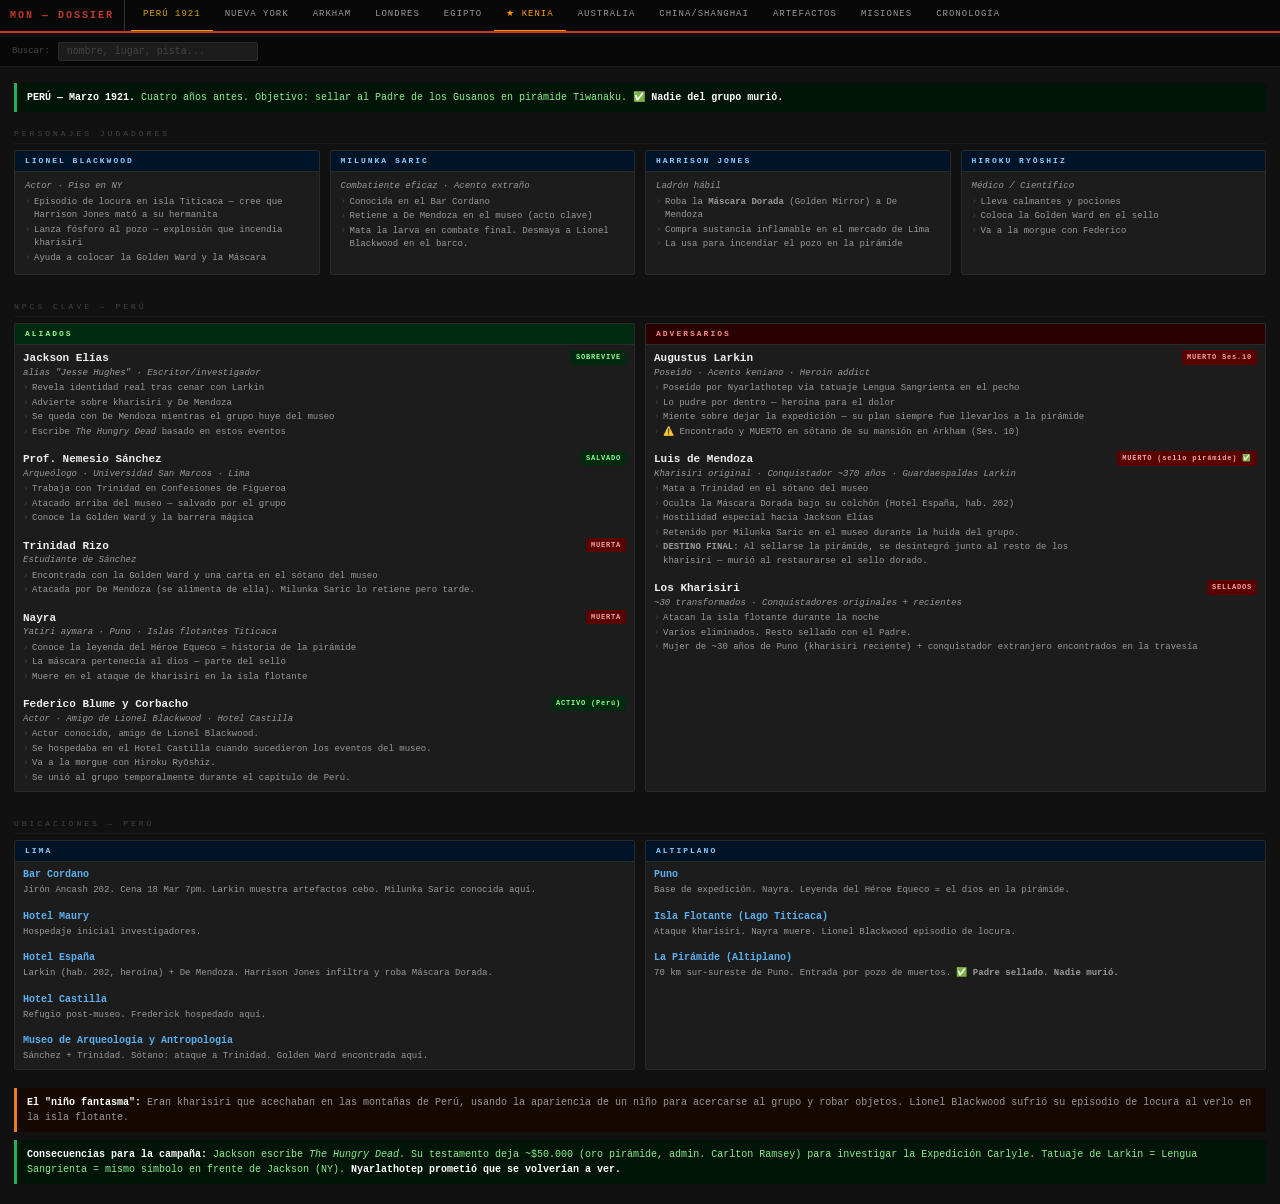
<file: dossier.html>
<!DOCTYPE html>
<html lang="es">
<head>
<meta charset="UTF-8">
<title>Dossier — Máscaras de Nyarlathotep</title>
<style>
:root{--bg:#111;--panel:#1c1c1c;--border:#2a2a2a;--red:#c0392b;--redl:#e74c3c;--green:#27ae60;--gold:#d4a017;--blue:#2980b9;--purple:#8e44ad;--orange:#e67e22;--txt:#ddd;--txt2:#999;--ink:#f5f0e0;--current:#d4a017}
*{box-sizing:border-box;margin:0;padding:0}
body{background:var(--bg);color:var(--txt);font-family:'Courier New',monospace;font-size:12px;line-height:1.5;min-height:100vh;overflow-x:hidden}
nav{background:#080808;border-bottom:2px solid var(--red);display:flex;align-items:center;padding:0 10px;position:sticky;top:0;z-index:100;overflow-x:auto;white-space:nowrap;scrollbar-width:thin}
nav::-webkit-scrollbar{height:3px}nav::-webkit-scrollbar-thumb{background:#333}
nav h1{color:var(--red);font-size:10px;letter-spacing:2px;text-transform:uppercase;padding:8px 10px 8px 0;border-right:1px solid #333;margin-right:6px;flex-shrink:0}
.tab{padding:8px 12px;cursor:pointer;font-size:9px;letter-spacing:1px;text-transform:uppercase;color:var(--txt2);border-bottom:3px solid transparent;margin-bottom:-2px;transition:all .15s;flex-shrink:0}
.tab:hover{color:var(--txt)}
.tab.on{color:var(--gold);border-bottom-color:var(--gold)}
.tab.current-chapter{color:#ff9900;border-bottom-color:#ff9900}
.tab.current-chapter.on{color:var(--gold)}
#sbar{padding:5px 12px;background:#080808;border-bottom:1px solid #1a1a1a;display:flex;align-items:center;gap:8px;position:sticky;top:37px;z-index:99}
#srch{background:#1c1c1c;border:1px solid #2a2a2a;color:#eee;padding:3px 8px;font-family:'Courier New',monospace;font-size:10px;width:200px;border-radius:2px}
#srch:focus{outline:none;border-color:var(--gold)}
#srch::placeholder{color:#444}
#src-count{font-size:9px;color:#444}
.section{display:none;padding:12px 14px;max-width:1500px}
.section.on{display:block}
.cols{display:grid;gap:10px}.c2{grid-template-columns:1fr 1fr}.c3{grid-template-columns:1fr 1fr 1fr}.c4{grid-template-columns:1fr 1fr 1fr 1fr}
@media(max-width:1000px){.c3,.c4{grid-template-columns:1fr 1fr}}
@media(max-width:600px){.c2,.c3,.c4{grid-template-columns:1fr}}
.panel{background:var(--panel);border:1px solid var(--border);border-radius:2px;overflow:hidden;margin-bottom:10px}
.ph{padding:4px 10px;font-size:8px;letter-spacing:2px;text-transform:uppercase;font-weight:bold;border-bottom:1px solid var(--border)}
.ph.red{background:#2a0000;color:#ff8888}.ph.green{background:#002a10;color:#88ff88}.ph.gold{background:#1e1400;color:var(--gold)}.ph.blue{background:#001428;color:#88ccff}.ph.purple{background:#160028;color:#cc88ff}.ph.grey{background:#141414;color:#888}.ph.orange{background:#1e0a00;color:#ffaa44}.ph.teal{background:#001a1a;color:#44dddd}
.pb{padding:8px 10px}
.npc{padding:5px 8px;border-bottom:1px solid #1a1a1a;display:grid;grid-template-columns:1fr auto;gap:6px;align-items:start}
.npc:last-child{border-bottom:none}
.nn{font-weight:bold;color:#eee;font-size:11px}.nr{color:var(--txt2);font-size:9px;font-style:italic}
.nd{font-size:9px;color:var(--txt2);grid-column:1/-1;padding-top:2px}
.nd li{list-style:none;padding-left:9px;position:relative;margin-bottom:1px}
.nd li::before{content:'›';position:absolute;left:0;color:#444}
.st{font-size:7px;font-weight:bold;letter-spacing:.8px;padding:2px 5px;border-radius:2px;white-space:nowrap;align-self:start;flex-shrink:0}
.sd{background:#5a0000;color:#ffa0a0}.sj{background:#4a2000;color:#ffcc88}.sk{background:#001a50;color:#8888ff}.sm{background:#3a0030;color:#ff88ee}.sp{background:#1a1a00;color:#eeee00}.sa{background:#002a10;color:#88ff88}.se{background:#2a0000;color:#ff8888}.su{background:#1a1a1a;color:#888}.sc{background:#002230;color:#88ccff}
.clue{padding:4px 8px;border-bottom:1px solid #1a1a1a;font-size:10px}
.clue:last-child{border-bottom:none}
.cid{color:var(--gold);font-weight:bold;font-size:8px;display:inline-block;min-width:24px}.cn{color:#eee;font-weight:bold}.cl{color:var(--txt2);font-size:9px;padding-left:24px;margin-top:1px}.cl span{color:#ff9900}
.loc{padding:5px 8px;border-bottom:1px solid #1a1a1a;font-size:10px}.loc:last-child{border-bottom:none}
.ln{color:#5ab0f0;font-weight:bold}.ld{color:var(--txt2);font-size:9px;margin-top:2px}
.ms{padding:6px 8px;border-bottom:1px solid #1a1a1a;display:flex;gap:7px;align-items:flex-start}
.ms:last-child{border-bottom:none}
.mp{font-size:7px;font-weight:bold;padding:2px 5px;border-radius:2px;white-space:nowrap;align-self:center;flex-shrink:0}
.pcrit{background:#5a0000;color:#fff}.phi{background:#4a2000;color:#fff}.pmed{background:#1a1a00;color:#eee}.plo{background:#141414;color:#888}.pok{background:#002a10;color:#88ff88}
.mt{font-size:11px;color:#eee;flex:1}.mt small{display:block;color:var(--txt2);font-size:9px;margin-top:2px}
.tl{padding:4px 8px;border-bottom:1px solid #111;display:grid;grid-template-columns:115px 1fr;gap:6px;font-size:9px}
.tl:last-child{border-bottom:none}
.td{color:var(--gold);font-size:8px;padding-top:1px}.te{color:var(--txt2)}
.te b{color:#eee}.te .dead{color:var(--redl)}.te .ok{color:#66ff88}.te .warn{color:#ffaa44}
.ev{padding:4px 8px;border-bottom:1px solid #111;font-size:9px;color:var(--txt2)}.ev:last-child{border-bottom:none}.ev b{color:#eee}
.callout{border-left:3px solid var(--orange);background:#150800;padding:7px 10px;font-size:10px;color:var(--txt2);margin:8px 0}
.callout.red{background:#150000;border-color:var(--red);color:#eaa}.callout.green{background:#001508;border-color:var(--green);color:#8e8}.callout.purple{background:#0d0018;border-color:#8e44ad;color:#c9f}
.callout b{color:#fff}
.stitle{font-size:8px;letter-spacing:3px;text-transform:uppercase;color:#444;border-bottom:1px solid #1a1a1a;padding:8px 0 3px;margin:8px 0 6px}
.code-badge{display:inline-block;font-size:8px;padding:1px 6px;border-radius:2px;font-weight:bold;margin-right:4px;letter-spacing:.5px}
.spell{padding:6px 8px;border-bottom:1px solid #1a1a1a;font-size:10px}.spell:last-child{border-bottom:none}
.sn{color:#c080ff;font-weight:bold}.sc2{color:var(--txt2);font-size:9px;margin-top:2px}.sc2 b{color:#eee}
.art{padding:5px 8px;border-bottom:1px solid #1a1a1a;font-size:10px}.art:last-child{border-bottom:none}
.an{color:var(--gold);font-weight:bold}.ad{color:var(--txt2);font-size:9px;margin-top:2px}
.hi{outline:2px solid var(--gold)!important;outline-offset:1px}
</style>
</head>
<body>
<nav>
  <h1>MoN — Dossier</h1>
  <div class="tab on" onclick="show('peru')">Perú 1921</div>
  <div class="tab" onclick="show('ny')">Nueva York</div>
  <div class="tab" onclick="show('arkham')">Arkham</div>
  <div class="tab" onclick="show('london')">Londres</div>
  <div class="tab" onclick="show('egypt')">Egipto</div>
  <div class="tab current-chapter" onclick="show('kenya')">★ Kenia</div>
  <div class="tab" onclick="show('australia')">Australia</div>
  <div class="tab" onclick="show('china')">China/Shanghai</div>
  <div class="tab" onclick="show('art')">Artefactos</div>
  <div class="tab" onclick="show('mis')">Misiones</div>
  <div class="tab" onclick="show('crono')">Cronología</div>
</nav>
<div id="sbar">
  <span style="font-size:9px;color:#444">Buscar:</span>
  <input id="srch" type="text" placeholder="nombre, lugar, pista..." oninput="doSearch(this.value)">
  <span id="src-count"></span>
</div>

<!-- ══════════════════════════ PERÚ ══════════════════════════ -->
<div id="s-peru" class="section on">
<div class="callout green"><b>PERÚ — Marzo 1921.</b> Cuatro años antes. Objetivo: sellar al Padre de los Gusanos en pirámide Tiwanaku. <b>✅ Nadie del grupo murió.</b></div>
<div class="stitle">Personajes Jugadores</div>
<div class="cols c4">
<div class="panel"><div class="ph blue">Lionel Blackwood</div><div class="pb"><div class="nr">Actor · Piso en NY</div><ul class="nd"><li>Episodio de locura en isla Titicaca — cree que Harrison Jones mató a su hermanita</li><li>Lanza fósforo al pozo → explosión que incendia kharisiri</li><li>Ayuda a colocar la Golden Ward y la Máscara</li></ul></div></div>
<div class="panel"><div class="ph blue">Milunka Saric</div><div class="pb"><div class="nr">Combatiente eficaz · Acento extraño</div><ul class="nd"><li>Conocida en el Bar Cordano</li><li>Retiene a De Mendoza en el museo (acto clave)</li><li>Mata la larva en combate final. Desmaya a Lionel Blackwood en el barco.</li></ul></div></div>
<div class="panel"><div class="ph blue">Harrison Jones</div><div class="pb"><div class="nr">Ladrón hábil</div><ul class="nd"><li>Roba la <b>Máscara Dorada</b> (Golden Mirror) a De Mendoza</li><li>Compra sustancia inflamable en el mercado de Lima</li><li>La usa para incendiar el pozo en la pirámide</li></ul></div></div>
<div class="panel"><div class="ph blue">Hiroku Ryōshiz</div><div class="pb"><div class="nr">Médico / Científico</div><ul class="nd"><li>Lleva calmantes y pociones</li><li>Coloca la Golden Ward en el sello</li><li>Va a la morgue con Federico</li></ul></div></div>
</div>
<div class="stitle">NPCs Clave — Perú</div>
<div class="cols c2">
<div class="panel"><div class="ph green">Aliados</div><div class="pb" style="padding:0">
<div class="npc"><div><div class="nn">Jackson Elías</div><div class="nr">alias "Jesse Hughes" · Escritor/investigador</div><ul class="nd"><li>Revela identidad real tras cenar con Larkin</li><li>Advierte sobre kharisiri y De Mendoza</li><li>Se queda con De Mendoza mientras el grupo huye del museo</li><li>Escribe <i>The Hungry Dead</i> basado en estos eventos</li></ul></div><span class="st sa">SOBREVIVE</span></div>
<div class="npc"><div><div class="nn">Prof. Nemesio Sánchez</div><div class="nr">Arqueólogo · Universidad San Marcos · Lima</div><ul class="nd"><li>Trabaja con Trinidad en Confesiones de Figueroa</li><li>Atacado arriba del museo — salvado por el grupo</li><li>Conoce la Golden Ward y la barrera mágica</li></ul></div><span class="st sa">SALVADO</span></div>
<div class="npc"><div><div class="nn">Trinidad Rizo</div><div class="nr">Estudiante de Sánchez</div><ul class="nd"><li>Encontrada con la Golden Ward y una carta en el sótano del museo</li><li>Atacada por De Mendoza (se alimenta de ella). Milunka Saric lo retiene pero tarde.</li></ul></div><span class="st sd">MUERTA</span></div>
<div class="npc"><div><div class="nn">Nayra</div><div class="nr">Yatiri aymara · Puno · Islas flotantes Titicaca</div><ul class="nd"><li>Conoce la leyenda del Héroe Equeco = historia de la pirámide</li><li>La máscara pertenecía al dios — parte del sello</li><li>Muere en el ataque de kharisiri en la isla flotante</li></ul></div><span class="st sd">MUERTA</span></div>
<div class="npc"><div><div class="nn">Federico Blume y Corbacho</div><div class="nr">Actor · Amigo de Lionel Blackwood · Hotel Castilla</div><ul class="nd"><li>Actor conocido, amigo de Lionel Blackwood.</li><li>Se hospedaba en el Hotel Castilla cuando sucedieron los eventos del museo.</li><li>Va a la morgue con Hiroku Ryōshiz.</li><li>Se unió al grupo temporalmente durante el capítulo de Perú.</li></ul></div><span class="st sa">ACTIVO (Perú)</span></div>
</div></div>
<div class="panel"><div class="ph red">Adversarios</div><div class="pb" style="padding:0">
<div class="npc"><div><div class="nn">Augustus Larkin</div><div class="nr">Poseído · Acento keniano · Heroin addict</div><ul class="nd"><li>Poseído por Nyarlathotep vía tatuaje Lengua Sangrienta en el pecho</li><li>Lo pudre por dentro — heroína para el dolor</li><li>Miente sobre dejar la expedición — su plan siempre fue llevarlos a la pirámide</li><li>⚠️ Encontrado y MUERTO en sótano de su mansión en Arkham (Ses. 10)</li></ul></div><span class="st sd">MUERTO Ses.10</span></div>
<div class="npc"><div><div class="nn">Luis de Mendoza</div><div class="nr">Kharisiri original · Conquistador ~370 años · Guardaespaldas Larkin</div><ul class="nd"><li>Mata a Trinidad en el sótano del museo</li><li>Oculta la Máscara Dorada bajo su colchón (Hotel España, hab. 202)</li><li>Hostilidad especial hacia Jackson Elías</li><li>Retenido por Milunka Saric en el museo durante la huida del grupo.</li><li><b>DESTINO FINAL:</b> Al sellarse la pirámide, se desintegró junto al resto de los kharisiri — murió al restaurarse el sello dorado.</li></ul></div><span class="st sd">MUERTO (sello pirámide) ✅</span></div>
<div class="npc"><div><div class="nn">Los Kharisiri</div><div class="nr">~30 transformados · Conquistadores originales + recientes</div><ul class="nd"><li>Atacan la isla flotante durante la noche</li><li>Varios eliminados. Resto sellado con el Padre.</li><li>Mujer de ~30 años de Puno (kharisiri reciente) + conquistador extranjero encontrados en la travesía</li></ul></div><span class="st sd">SELLADOS</span></div>
</div></div>
</div>
<div class="stitle">Ubicaciones — Perú</div>
<div class="cols c2">
<div class="panel"><div class="ph blue">Lima</div><div class="pb" style="padding:0">
<div class="loc"><div class="ln">Bar Cordano</div><div class="ld">Jirón Ancash 202. Cena 18 Mar 7pm. Larkin muestra artefactos cebo. Milunka Saric conocida aquí.</div></div>
<div class="loc"><div class="ln">Hotel Maury</div><div class="ld">Hospedaje inicial investigadores.</div></div>
<div class="loc"><div class="ln">Hotel España</div><div class="ld">Larkin (hab. 202, heroína) + De Mendoza. Harrison Jones infiltra y roba Máscara Dorada.</div></div>
<div class="loc"><div class="ln">Hotel Castilla</div><div class="ld">Refugio post-museo. Frederick hospedado aquí.</div></div>
<div class="loc"><div class="ln">Museo de Arqueología y Antropología</div><div class="ld">Sánchez + Trinidad. Sótano: ataque a Trinidad. Golden Ward encontrada aquí.</div></div>
</div></div>
<div class="panel"><div class="ph blue">Altiplano</div><div class="pb" style="padding:0">
<div class="loc"><div class="ln">Puno</div><div class="ld">Base de expedición. Nayra. Leyenda del Héroe Equeco = el dios en la pirámide.</div></div>
<div class="loc"><div class="ln">Isla Flotante (Lago Titicaca)</div><div class="ld">Ataque kharisiri. Nayra muere. Lionel Blackwood episodio de locura.</div></div>
<div class="loc"><div class="ln">La Pirámide (Altiplano)</div><div class="ld">70 km sur-sureste de Puno. Entrada por pozo de muertos. <b>✅ Padre sellado. Nadie murió.</b></div></div>
</div></div>
</div>
<div class="callout"><b>El "niño fantasma":</b> Eran kharisiri que acechaban en las montañas de Perú, usando la apariencia de un niño para acercarse al grupo y robar objetos. Lionel Blackwood sufrió su episodio de locura al verlo en la isla flotante.</div>
<div class="callout green"><b>Consecuencias para la campaña:</b> Jackson escribe <i>The Hungry Dead</i>. Su testamento deja ~$50.000 (oro pirámide, admin. Carlton Ramsey) para investigar la Expedición Carlyle. Tatuaje de Larkin = Lengua Sangrienta = mismo símbolo en frente de Jackson (NY). <b>Nyarlathotep prometió que se volverían a ver.</b></div>
</div>

<!-- ══════════════════════════ NUEVA YORK ══════════════════════════ -->
<div id="s-ny" class="section">
<div class="callout red"><b>NUEVA YORK — 15 Enero al 24 Enero, 1925.</b> Jackson Elías convoca al grupo. Muere asesinado antes de que lleguen. Asalto a Ju-Ju House. Escape. Revelaciones. <b>⚠️ 24 Enero: Eclipse + Ritual del culto.</b></div>
<div class="stitle">Personajes Jugadores</div>
<div class="cols c3">
<div class="panel"><div class="ph blue">Phineas McKalan</div><div class="pb"><div class="nr">Fotógrafo · Piso en NY · Conoce a Kensington</div><ul class="nd"><li>No estuvo en Perú. Citado por Jackson.</li><li>Fotografía escena del crimen, símbolo, placa vehículo NYL7</li><li>Herido grave por sombra sobrenatural (con Cristopher, ses. 6)</li><li>Escapa del hospital disfrazado de doctor</li><li><b>Madre SECUESTRADA por el culto → rescatada en Ju-Ju House ses. 11</b></li><li>Su nombre aparece en la dedicatoria del libro inédito de Jackson (aunque no estuvo en Perú)</li></ul></div></div>
<div class="panel"><div class="ph blue">Dora Flinders</div><div class="pb"><div class="nr">Experta artefactos egipcios · Hija de Edward Flinders</div><ul class="nd"><li>Aparece en el funeral de Jackson (hija de amigo)</li><li>"Su papá estaba en el Hotel Chelsea" (antes de Miskatonic)</li><li>Descifra el Velo de Anubis y tablillas</li><li>Enfrenta a la criatura en Arkham: "Sé que no eres mi padre"</li><li>Padre Edward Flinders encontrado en ático de la granja — coma → DESPERTÓ (ses. 15)</li><li>Su nombre aparece en la dedicatoria del libro inédito ⚠️</li></ul></div></div>
<div class="panel"><div class="ph purple">Milunka Saric — ⚠️ DOBLE AGENTE</div><div class="pb"><div class="nr">Veterana Perú · Espía socialista (confesa ses. 13)</div><ul class="nd"><li>17 ene: recogida por carro lujoso. "El objetivo estuvo en Perú."</li><li>Tarea asignada: conseguir info sobre el libro que Jackson buscaba</li><li>Ses. 13: confiesa que espiaba para partido socialista buscando <i>Africa's Dark Sects</i></li><li>Plan: entregar libro FALSO para ganar tiempo</li><li>Nyarlathotep se comunicó directamente con ella (visión Arkham)</li><li>Mata a Robson en Fat Maybelle's (ses. 12). Mata a Gavigan, Shafik, Silas N'Kwane, Edjo, Marshall, Shipley, Bertha (Londres).</li></ul></div></div>
</div>
<div class="stitle">NPCs Clave — Nueva York</div>
<div class="cols c2">
<div class="panel"><div class="ph green">Aliados NY</div><div class="pb" style="padding:0">
<div class="npc"><div><div class="nn">Tte. Martin Poole</div><div class="nr">Detective · Precinto 7a · West 20th St</div><ul class="nd"><li>Investiga asesinato de Jackson con objetividad</li><li>9 asesinatos previos con la misma marca. Sospecha que Robson es corrupto.</li></ul></div><span class="st sa">ALIADO</span></div>
<div class="npc"><div><div class="nn">Jonah Kensington</div><div class="nr">Editor · Prospero House · Lexington & 35th</div><ul class="nd"><li>Último en hablar con Jackson. Tiene documentos que mencionan al grupo.</li></ul></div><span class="st sa">ALIADO</span></div>
<div class="npc"><div><div class="nn">Carlton Ramsey</div><div class="nr">Abogado/albacea de Jackson</div><ul class="nd"><li>Administra fondo ~$50.000 (oro de Perú) para financiar la investigación</li><li>Coordinador central. Niece: Willa Sligh.</li></ul></div><span class="st sa">ALIADO</span></div>
<div class="npc"><div><div class="nn">Dr. Mordecai Lemming</div><div class="nr">Folklorista excéntrico · Manhattan</div><ul class="nd"><li>Identificó el símbolo → Culto africano de muerte. Recomendó Silas N'Kwane.</li><li><b>Decapitado por el culto</b> tras hablar con el grupo. Cabeza enviada a casa de Lionel Blackwood.</li></ul></div><span class="st sd">MUERTO</span></div>
<div class="npc"><div><div class="nn">Hilton Adams</div><div class="nr">369° Inf. · Sing Sing · Death row</div><ul class="nd"><li>Falsamente acusado por Robson de 8 asesinatos del culto</li><li>Tenía evidencia (cinta roja, máscara, diario) — confiscada por Robson</li><li><b>✅ LIBRE — exonerado (ses. 15).</b> Probablemente con traumas, escondido en NY, alejado del culto. La amenaza ya no es grave.</li></ul></div><span class="st sa">LIBRE ✅</span></div>
<div class="npc"><div><div class="nn">Millie Adams</div><div class="nr">Actriz · Teatro Lafayette 132nd & 7th</div><ul class="nd"><li>Vigilaba Ju-Ju House desde edificio cercano</li><li>20-30 personas entran mensualmente de madrugada</li></ul></div><span class="st sa">ALIADA</span></div>
<div class="npc"><div><div class="nn">Rebecca Shosenburg</div><div class="nr">Reportera · NY Times</div><ul class="nd"><li>Cubre caso Adams. Cree que Robson es corrupto.</li><li>Recibió evidencia → exoneración de Hilton</li></ul></div><span class="st sa">ALIADA</span></div>
<div class="npc"><div><div class="nn">Gregory</div><div class="nr">Teniente · Contacto policial de Phineas McKalan</div><ul class="nd"><li>Entregó a Curly amordazado. Confía en el grupo.</li><li><b>Desapareció del radar</b> por seguridad tras ses. 7</li></ul></div><span class="st su">DESAPARECIDO</span></div>
<div class="npc"><div><div class="nn">Nikola Tesla</div><div class="nr">Inventor · Workshop Long Island</div><ul class="nd"><li>Rescata a Hiroku Ryōshiz del Hunting Horror en el metro</li><li>Trabaja con Miskatonic investigando actividad radiológica NYC</li><li>Entrega aparato que repele criaturas (luz cegadora)</li><li>Uno de sus patentes = similar al Velo de Anubis</li></ul></div><span class="st sa">ALIADO</span></div>
<div class="npc"><div><div class="nn">Arthur Emerson</div><div class="nr">Importador · Emerson Imports</div><ul class="nd"><li>Suministraba a Ju-Ju House. Contacto en Mombasa: Ahja Singh.</li><li><b>Asesinado el 18 enero</b> por el culto</li></ul></div><span class="st sd">MUERTO</span></div>
</div></div>
<div class="panel"><div class="ph red">Enemigos NY</div><div class="pb" style="padding:0">
<div class="npc"><div><div class="nn">Mukunga M'Dari <span class="code-badge" style="background:#3a0000;color:#ff8888">EL ESCORPIÓN</span></div><div class="nr">Alto Sacerdote · Bloody Tongue NYC · Ju-Ju House</div><ul class="nd"><li>Ordenó el asesinato de Jackson. Paga sobornos a Robson.</li><li>Invoca Apophis (Hunting Horror). "El escorpión no muere tan fácil."</li><li>Ses. 12: baleado en la cabeza por Dora Flinders en el metro. <b>Destino sin confirmar.</b></li></ul></div><span class="st sd">MUERTO ✅</span></div>
<div class="npc"><div><div class="nn">Silas N'Kwane</div><div class="nr">Gerente Ju-Ju House · 1 Ransom Court</div><ul class="nd"><li>73 años, delgado, shuka roja. Cobarde. Llave del sótano.</li><li>Ledger: pagos a "W.R.14" = Robson</li><li>Ses. 11: atado en el cuarto trasero de Ju-Ju House. <b>Error del grupo: lo dejaron vivo.</b></li><li>Aprovechó para escapar y contactar a <b>Michael McHallan</b> (hermano de Phineas McKalan). Lo convenció de que Phineas tenía a su madre secuestrada en Arkham — maniobra para enfrentarlos.</li><li>Ambos viajaron a Londres — por eso Michael McHallan estaba allí.</li><li><b>Ses. 18: aparece en Misr House con Gavigan. Cortó piernas de Hiroku Ryōshiz. MUERTO (Milunka Saric, persecución). ✅</b></li></ul></div><span class="st sd">MUERTO Ses.18 ✅</span></div>
<div class="npc"><div><div class="nn">Cpt. Walter Robson</div><div class="nr">Policía corrupto · Precinto 14 · Harlem</div><ul class="nd"><li>Sobornado por M'Dari. Inculpó a Hilton Adams. Protegía Ju-Ju House.</li><li><b>Ses. 12: MUERTO — Milunka Saric le dispara en Fat Maybelle's.</b></li></ul></div><span class="st sd">MUERTO Ses.12</span></div>
<div class="npc"><div><div class="nn">Jackson Elías (reanimado)</div><div class="nr">Cuerpo robado de la morgue → transformado por el culto</div><ul class="nd"><li>Encontrado en el laboratorio de Ju-Ju House, atrapado en tejido carnoso del techo</li><li>Comienza a transformarse durante el asalto</li><li><b>Ses. 12: destruido en las alcantarillas. Sus ojos miraron a Lionel Blackwood con tristeza antes del golpe final.</b></li></ul></div><span class="st sd">DESTRUIDO</span></div>
</div></div>
</div>
<div class="stitle">Pistas de la Hab. 410 — Hotel Chelsea</div>
<div class="panel"><div class="ph gold">7 Pistas Encontradas</div><div class="pb" style="padding:0">
<div class="clue"><span class="cid">#1</span><span class="cn">Carta Warren Besart a Roger Carlyle</span><div class="cl">→ <span>EGIPTO</span>. Besart en El Cairo. Contacto para capítulo Egipto.</div></div>
<div class="clue"><span class="cid">#2</span><span class="cn">Tarjeta Fundación Penhew (Edward Gavigan)</span><div class="cl">→ <span>LONDRES</span>. Gavigan es El León. Fundación = frente del culto.</div></div>
<div class="clue"><span class="cid">#3</span><span class="cn">Tarjeta Emerson Imports ("Silas N'Kwane" escrito atrás)</span><div class="cl">→ <span>JU-JU HOUSE</span>. Link importadora → culto.</div></div>
<div class="clue"><span class="cid">#4</span><span class="cn">Carta de Miriam Atwright (Harvard)</span><div class="cl">Buscaba <i>Africa's Dark Sects</i> para Jackson → libro recuperado en Ju-Ju House (ses. 11).</div></div>
<div class="clue"><span class="cid">#5</span><span class="cn">Foto borrosa del yate "DAR..."</span><div class="cl">→ <span>SHANGHAI</span>. Dark Mistress, río Whangpoo.</div></div>
<div class="clue"><span class="cid">#6</span><span class="cn">Cerillas del Stumbling Tiger Bar</span><div class="cl">→ <span>SHANGHAI</span>. Bar donde Elías conoció a Jack Brady.</div></div>
<div class="clue"><span class="cid">#7</span><span class="cn">Folleto "Culto de la Oscuridad" — conf. Prof. Cowles</span><div class="cl">→ <span>AUSTRALIA</span>. Fotos de monolitos en desierto australiano.</div></div>
<div class="clue"><span class="cid">+</span><span class="cn">Placa NYL7 — Black Hudson 1915</span><div class="cl">Robado 15 enero. Propietario Thomas Witherspoon (inocente). Usado por los asesinos.</div></div>
<div class="clue"><span class="cid">+</span><span class="cn">"La Sangre se Enrojecerá"</span><div class="cl">Frase dicha por un cultista durante el combate. ¿Profecía del Gran Plan?</div></div>
</div></div>
<div class="stitle">Ju-Ju House — Lo que encontraron (Ses. 11)</div>
<div class="panel"><div class="ph red">1 Ransom Court, West 137th St, Harlem — COMPROMETIDA</div><div class="pb" style="padding:0">
<div class="ev"><b>Acceso:</b> Trampilla bajo el mostrador → pasillo con símbolos Kikuyu → puerta metálica reforzada (llave de Silas)</div>
<div class="ev"><b>Laboratorio:</b> Dos mesas quirúrgicas (madre de Phineas McKalan viva; hombre conectado por cabeza a botellas de ámbar con larvas). Persona en tejido carnoso en esquina. Cabezas en pilares conectadas a jarras. Jackson Elías colgando del techo transformándose.</div>
<div class="ev"><b>El Chakota:</b> Cilindro de músculo violáceo ~2.4m compuesto de docenas de rostros humanos llorando/gritando = víctimas del culto fusionadas.</div>
<div class="ev"><b>Ciimba (necromorfos):</b> 4 guardias zombis. Uno impala a Hiroku Ryōshiz en el hombro. Dora Flinders enloquece (alucinaciones de sangre).</div>
<div class="ev"><b>Evidencias recuperadas:</b> <i>Africa's Dark Sects</i> (libro Harvard robado), guantes de garra de león (arma ritual de M'Dari — marca el símbolo), documentos incriminadores de Robson, cronómetro marino (GMT, igual a los de Egipto y China), máscara ritual.</div>
<div class="ev"><b>Escape:</b> Por el agujero de madera con mecanismo de cadena → alcantarillas. M'Dari baja con máscara y machete.</div>
</div></div>
<div class="stitle">Eventos Clave — NY (Resumen)</div>
<div class="cols c2">
<div class="panel"><div class="ph orange">Ses. 11-12: Asalto y Escape</div><div class="pb" style="padding:0">
<div class="ev">Madre de Phineas McKalan <b class="ok">rescatada</b> del laboratorio</div>
<div class="ev">Jackson Elías transformado → <span class="dead">destruido en alcantarillas</span></div>
<div class="ev">M'Dari invoca Apophis (Hunting Horror) en el metro. Tesla y Walters rescatan a Hiroku Ryōshiz con aparato luminoso.</div>
<div class="ev">Fat Maybelle's (139th & 6th): conectado por túneles a Ju-Ju House. <span class="dead">Robson muerto</span> aquí por Milunka Saric.</div>
<div class="ev">M'Dari baleado por Dora Flinders. <b>Destino sin confirmar.</b></div>
<div class="ev">24 Enero: Eclipse solar. Visión compartida = Nyarlathotep ("Soy Nyarlathotep"), ámbar gigante, portal entre mundos.</div>
</div></div>
<div class="panel"><div class="ph orange">Ses. 5-10: Investigación</div><div class="pb" style="padding:0">
<div class="ev">Lemming: <span class="dead">decapitado</span>. Emerson: <span class="dead">muerto</span>. Cuerpo Jackson: robado de morgue.</div>
<div class="ev">Prof. Harvey Walters (Miskatonic, Hotel Waldorf) tiene libro inédito Jackson con <b>dedicatoria imposible</b> — incluye a Dora Flinders y Phineas McKalan aunque no estuvieron en Perú.</div>
<div class="ev">Curly (policía aspirante a cultista) interrogado: ritual 24 enero, quería sacrificar a Phineas McKalan.</div>
<div class="ev"><b>Visión Milunka Saric (Arkham):</b> Nyarlathotep de traje, cara totalmente negra — "Quería jugar con sus mentes. Los espero en Ju-Ju House."</div>
</div></div>
</div>
</div>

<!-- ══════════════════════════ ARKHAM ══════════════════════════ -->
<div id="s-arkham" class="section">
<div class="callout"><b>ARKHAM — 19-21 Enero, 1925.</b> Massachusetts. Herencia de Jackson (mansión de Larkin). Criatura liberada por muerte de Rupert Merryweather. Miskatonic University.</div>
<div class="cols c2">
<div class="panel"><div class="ph green">Aliados Arkham</div><div class="pb" style="padding:0">
<div class="npc"><div><div class="nn">Henry Armitage</div><div class="nr">Director Biblioteca Orne · Miskatonic</div><ul class="nd"><li>Ya enfrentó amenazas del Mythos (<i>Dunwich Horror</i>) — cree al grupo de inmediato</li><li>Mostró monolito secreto bajo Miskatonic (inscripciones = pirámide Perú)</li><li>Tiene Necronomicón (no deja leerlo). Tiene el Diario de Sir Francis Drake.</li><li>Marion Allen robó libro de Miskatonic para el ritual de 1877</li><li>Herbert West trabajó con Rupert en experimentos con sustancias reanimadoras</li></ul></div><span class="st sa">ALIADO</span></div>
<div class="npc"><div><div class="nn">Prof. Harvey Walters</div><div class="nr">Miskatonic · Hotel Waldorf Astoria NY</div><ul class="nd"><li>Enviado por Armitage a buscar al grupo tras ver "foto imposible" en el libro de Jackson</li><li>Tiene el libro inédito <i>The Hungry Dead</i> con dedicatoria inexplicable (incluye Dora Flinders y Phineas McKalan)</li><li>Edward Flinders se lo dejó ~10 enero en Miskatonic</li></ul></div><span class="st sa">ALIADO</span></div>
<div class="npc"><div><div class="nn">Jake</div><div class="nr">Vagabundo · Refugiado sótano de la granja</div><ul class="nd"><li>Entrega: Polvo de Ibn-Ghazi, sulfato de cobre, túnicas</li><li>Participa en el ritual de destierro. Dejado en el pueblo.</li></ul></div><span class="st sa">ALIADO</span></div>
<div class="npc"><div><div class="nn">Philippa "Pepper"</div><div class="nr">Taxista · Arkham</div><ul class="nd"><li>Baleada por error por Lionel Blackwood. Estabilizada por Hiroku Ryōshiz.</li><li>Hospital Arkham. Cuida de la madre de Phineas McKalan y de Edward Flinders.</li></ul></div><span class="st sj">RECUPERADA</span></div>
<div class="npc"><div><div class="nn">Edward Flinders</div><div class="nr">Padre de Dora Flinders · Contacto de Jackson</div><ul class="nd"><li>Dejó libro inédito de Jackson a Walters (~10 enero)</li><li>Tareas de Jackson: contactar a Larkin y comprar la mansión</li><li>Encontrado en el ático de la granja en estado deplorable</li><li><b>✅ DESPERTÓ — ses. 15. Ahora con la madre de Phineas McKalan en Arkham.</b></li></ul></div><span class="st sa">DESPERTÓ ✅</span></div>
</div></div>
<div class="panel"><div class="ph red">Amenazas Arkham</div><div class="pb" style="padding:0">
<div class="npc"><div><div class="nn">La Criatura de la Granja</div><div class="nr">Entidad invisible · Muchos tentáculos · Múltiples bocas</div><ul class="nd"><li>Liberada por la muerte de Rupert (último miembro del ritual de 1877)</li><li>Invisible normalmente — se revela cuando come/ataca</li><li>Ataca atravesando el pecho, abre la caja torácica, extrae el corazón</li><li>Víctimas: Pa Peters (sheriff), El Padre (cura), Mary McPetter</li><li><b>✅ Desterrada mediante ritual con el Velo de Anubis</b></li></ul></div><span class="st sd">DESTERRADA ✅</span></div>
<div class="npc"><div><div class="nn">Rupert Merryweather</div><div class="nr">Último miembro del ritual de 1877</div><ul class="nd"><li>Marion Allen lo convenció del ritual (18 marzo 1877)</li><li>Compró la granja para la ceremonia. Alguien borró el pentagrama → criatura libre del círculo.</li><li>Era el último miembro vivo → al morir, la criatura quedó libre</li><li>Nos entregó: maletín con artefacto, moneda, páginas de diario</li></ul></div><span class="st sd">MUERTO</span></div>
<div class="npc"><div><div class="nn">Augustus Larkin (Arkham)</div><div class="nr">Sótano de la Mansión Larkin · Barrio Francés</div><ul class="nd"><li>Se encerró a sí mismo antes de completar la transformación</li><li>Asesinó a los habitantes de la casa (cráneos de 2 niños + 1 adulto)</li><li>Milunka Saric le dispara en la cabeza → se levanta transformado → Milunka Saric lo mata</li><li>Del cuello emergió criatura débil (fragmento Nyarlathotep deteriorado) — destruida. Lionel Blackwood inhaló esporas.</li></ul></div><span class="st sd">MUERTO Ses.10</span></div>
</div></div>
</div>
<div class="stitle">Descubrimientos Clave — Arkham</div>
<div class="cols c2">
<div class="panel"><div class="ph gold">Mansión de Larkin</div><div class="pb" style="padding:0">
<div class="ev">Habitación principal: investigación sobre la pirámide de Perú en las paredes (diarios, telegramas)</div>
<div class="ev"><b>Diarios de Larkin:</b> Devoción a M'Weru (sacerdotisa). Negativa a minería (negocio familiar). Telegramas desde Kenia — familia se niega a enviar dinero.</div>
<div class="ev"><b>Carta "El Lince" → "El Chacal":</b> Nombres en clave de la red de Nyarlathotep. Menciona un sello.</div>
<div class="ev"><b>Tablilla posición pirámide Perú:</b> Larkin tenía la info ANTES de reclutar al grupo en 1921.</div>
<div class="ev">Habitaciones de niños + sótano con pared falsa → habitación oculta con huesos + Larkin.</div>
</div></div>
<div class="panel"><div class="ph gold">Monolito Secreto (Miskatonic)</div><div class="pb" style="padding:0">
<div class="ev">Estaba allí cuando se fundó la universidad. Inscripciones similares a pirámide de Perú.</div>
<div class="ev">Dos orificios. Velo de Anubis insertado → hologramas: <b>Saqqara/Egipto</b>, <b>Pirámide Perú</b>, <b>Portugal</b></div>
<div class="ev">Diario de Sir Francis Drake insertado en segunda ranura → ráfaga de energía al cielo.</div>
<div class="ev">Confirmado: los Yith construyeron los monolitos como sellos protectores contra Nyarlathotep.</div>
</div></div>
</div>
</div>

<!-- ══════════════════════════ LONDRES ══════════════════════════ -->
<div id="s-london" class="section">
<div class="callout red"><b>★ LONDRES — Febrero 1925 (CAPÍTULO CERRADO — Ses. 13-20).</b> Gavigan MUERTO. Shafik MUERTA. Silas N'Kwane MUERTO. Misr House DESTRUIDA. <b style="color:#ff6666">LIONEL MUERTO (Ses. 20 — poseído por Nyarlathotep, apuñala a Phineas McKalan, noqueado por Milunka Saric, muere de heridas).</b> Grupo FUGITIVO en Inglaterra (retrato hablado de Gavigan, toque de queda). Escaparon en el barco de Silas March. <b>Nyarlathotep confirmó que huyó a EGIPTO. Tregua temporal concedida.</b></div>

<div class="stitle">Nombres en Clave del Culto (Animales)</div>
<div class="panel"><div class="ph red">Red Global — Brotherhood of the Black Pharaoh</div><div class="pb" style="padding:0">
<div class="npc"><div><div class="nn"><span class="code-badge" style="background:#5a2000;color:#ffcc88">EL ESCORPIÓN</span> Mukunga M'Dari</div><div class="nr">NYC — Ju-Ju House</div><ul class="nd"><li>Baleado en la cabeza por Dora Flinders (ses. 12). Destino sin confirmar.</li></ul></div><span class="st sd">MUERTO ✅</span></div>
<div class="npc"><div><div class="nn"><span class="code-badge" style="background:#3a3a00;color:#ffee88">EL León</span> Edward Gavigan</div><div class="nr">Londres — Penhew Foundation / Misr House</div><ul class="nd"><li>Director Penhew Foundation. Poderes de control mental y Send Dream.</li><li>Espada de Lionel Blackwood + disparos de Milunka Saric. Ses. 18.</li></ul></div><span class="st sd">MUERTO Ses.18 ✅</span></div>
<div class="npc"><div><div class="nn"><span class="code-badge" style="background:#3a0030;color:#ffaaee">LA LEONA</span> Zahra Shafik</div><div class="nr">Londres — Empire Spices, Soho</div><ul class="nd"><li>Alta sacerdotisa. Tiene cetro espejo (escudo mágico). Ataques psíquicos.</li><li>Capturada ses. 17. Reveló estructura del culto. Intentó traicionar a Dora Flinders.</li><li>Milunka Saric la dispara ses. 18.</li></ul></div><span class="st sd">MUERTA Ses.18 ✅</span></div>
<div class="npc"><div><div class="nn"><span class="code-badge" style="background:#002a10;color:#88ffaa">EL BABUINO</span> Frank Marshall</div><div class="nr">Derby — Henson Manufacturing</div><ul class="nd"><li>Alto, musculoso, cicatriz mejilla izquierda. Dueño de fábrica que produce componentes para la ojiva de Penhew.</li><li>Capturado ses. 18. Se negó a hablar. Reveló bajo Send Dream: ojiva en China, M'Weru en Kenia, Carl Stanford.</li></ul></div><span class="st sd">MUERTO Ses.19 ✅</span></div>
<div class="npc"><div><div class="nn"><span class="code-badge" style="background:#001a3a;color:#88ccff">EL HIPOPÓTAMO</span> Ho Fang</div><div class="nr">Shanghai — 15 Kaoying Street</div><ul class="nd"><li>Líder del culto en Shanghai. Recibe maquinaria y artefactos de Penhew.</li><li>Estatua de "mujer aletargada" etiquetada "Ho Fang" encontrada en sanctum de Gavigan.</li></ul></div><span class="st se">ACTIVO</span></div>
<div class="npc"><div><div class="nn"><span class="code-badge" style="background:#1a1a00;color:#eeee44">EL CERDO</span> Miles Shipley</div><div class="nr">Londres — 6 Holbein Mews, Chelsea SW1W</div><ul class="nd"><li>Artista que pinta visiones del Mythos sin entrenamiento formal. Sus cuadros negros = portales dimensionales.</li><li>Su madre Bertha = Serpent Person (raza pre-humana reptiliana).</li></ul></div><span class="st sd">MUERTO Ses.19 ✅</span></div>
<div class="npc"><div><div class="nn"><span class="code-badge" style="background:#3a1000;color:#ffaa44">LA HIENA</span> Omar al-Shakti</div><div class="nr">El Cairo — Líder Brotherhood</div><ul class="nd"><li>Verdadero líder de la Hermandad. Quería eliminar a Gavigan.</li><li>Carta a Gavigan reclamando estatuilla del Faraón Negro (aparente disputa interna).</li></ul></div><span class="st se">ACTIVO · EGIPTO</span></div>
<div class="npc"><div><div class="nn"><span class="code-badge" style="background:#001a1a;color:#88dddd">EL HIPOPÓTAMO PÁLIDO</span> Sir Aubrey Penhew</div><div class="nr">¿Vivo? — China / Gray Dragon Island</div><ul class="nd"><li>Declarado muerto en Kenia 1920. Michael dice que iba al ritual del 14 Feb en Misr House.</li><li>Marshall reveló: Penhew está construyendo una <b>ojiva/cohete</b> en China.</li><li>Los componentes de Henson (Derby) ya fueron enviados a Shanghai.</li></ul></div><span class="st su">¿VIVO? · CHINA</span></div>
<div class="npc"><div><div class="nn"><span class="code-badge" style="background:#1a001a;color:#ddaaff">LA VÍBORA</span> Desconocida</div><div class="nr">Identidad sin revelar</div><ul class="nd"><li>Nota en Misr House: interesada en capturar a <b>Jack Brady</b>. Pide que lo capturen.</li></ul></div><span class="st su">DESCONOCIDA</span></div>
</div></div>

<div class="stitle">NPCs Aliados — Londres</div>
<div class="panel"><div class="ph green">Aliados Londres</div><div class="pb" style="padding:0">
<div class="npc"><div><div class="nn">Mickey Mahoney</div><div class="nr">Editor · The Scoop · Tabloid semanal</div><ul class="nd"><li>Irlandés obeso, fumador de puros. Conoció a Jackson Elías en diciembre.</li><li>Jackson le prometió artículo sobre el culto en Londres. Dio acceso a los archivos.</li><li>3 artículos marcados por Jackson: (1) víctima fuera del Teatro Buckingham, (2) Miles Shipley pinta visiones, (3) bestia en Derwent Valley (Derbyshire)</li></ul></div><span class="st sa">ALIADO</span></div>
<div class="npc"><div><div class="nn">Inspector James Barrington</div><div class="nr">Scotland Yard · Asesinatos egipcios</div><ul class="nd"><li>"Policía estrella" según Sir Reginald. Tarjeta de contacto entregada.</li><li>Los asesinatos egipcios en Londres = víctimas de <b>nacionalidad egipcia</b></li><li>Nunca le dieron evidencia formal. El culto tiene abogados.</li></ul></div><span class="st sa">CONTACTO</span></div>
<div class="npc"><div><div class="nn">Sir Reginald Thorne</div><div class="nr">Amante de Lionel Blackwood · Refugio</div><ul class="nd"><li>Lionel Blackwood le contó todo — le creyó. Prestó su casa como refugio.</li><li>Puso su salón a disposición para el hechizo de protección.</li></ul></div><span class="st sa">ALIADO</span></div>
<div class="npc"><div><div class="nn">Robert Maxwell</div><div class="nr">Asistente Prof. Western · Nuevo en el grupo (ses. 15)</div><ul class="nd"><li>Investigador del Museo de Historia Natural. Conoce a Shafik y Western.</li><li>Primer contacto con el Mythos en el museo → episodio de locura.</li><li>Herido en el hombro. Entregó armamento al grupo.</li><li>Investigó a Shafik por su cuenta. Prometió ayuda.</li></ul></div><span class="st sa">ACTIVO</span></div>
<div class="npc"><div><div class="nn">Leyla</div><div class="nr">Madre de Dora Flinders · Egiptóloga · Penhew Foundation</div><ul class="nd"><li>Trabajaba con Penhew Foundation. Tenía relación con Gavigan (2+ años, fue manipulada).</li><li>Accedió entrevista con Gavigan. Conoce a Ada (sirvienta de la casa Howard Carter).</li><li>Traduce las tablillas. Resiste el control mental de Gavigan.</li><li>Fue enviada a América con Edward Flinders. Capitán Silas March la transportó.</li></ul></div><span class="st sa">EN AMERICA</span></div>
<div class="npc"><div><div class="nn">Capitán Silas March</div><div class="nr">SS Venture · Capitán del barco</div><ul class="nd"><li>Hiroku Ryōshiz y él forjaron amistad (afinidad con el mar). Conoce rituales marinos.</li><li>Transportó al grupo de NY a Southampton. Hizo ritual de niebla para el asalto a Misr House.</li><li><b>Desapareció del hotel en la madrugada tras la batalla naval. No localizable.</b> Iba a China y Australia.</li></ul></div><span class="st su">DESAPARECIDO</span></div>
<div class="npc"><div><div class="nn">Michael McHallan</div><div class="nr">Hermano interdimensional de Phineas McKalan · Enviado a América</div><ul class="nd"><li>Gavigan lo mantuvo en el manicomio, pagando al Dr. Elliotson para extraerle información.</li><li>Estaba al tanto de los "hermanos interdimensionales". Fue a Misr House con Silas N'Kwane.</li><li>Información: todo ya fue enviado a China. Penhew iba al ritual del 14 Feb.</li><li>Los investigadores murieron en otra línea temporal — la Gran Raza Yith los envió de vuelta para salvarlos.</li><li>Phineas McKalan le envía dinero para barco a América. Cristopher lo vigilará.</li></ul></div><span class="st sa">A AMERICA</span></div>
</div></div>

<div class="stitle">NPCs Neutrales / Muertos — Londres</div>
<div class="panel"><div class="ph grey">Otros</div><div class="pb" style="padding:0">
<div class="npc"><div><div class="nn">Prof. John Western</div><div class="nr">Profesor · Museo Historia Natural</div><ul class="nd"><li>Traicionaba a Gavigan vendiendo secretos a los alemanes</li><li>Mostró especimen robado (langosta-escorpión de otro planeta). Los hongos cobraron vida.</li><li><b>Disparado por alemán → transformado en necromorfo → destruido.</b></li></ul></div><span class="st sd">MUERTO</span></div>
<div class="npc"><div><div class="nn">Ada</div><div class="nr">Sirvienta · Casa Howard Carter</div><ul class="nd"><li><b>Bala atraviesa la puerta y la cabeza.</b> Enviada por Zahra Shafik.</li></ul></div><span class="st sd">MUERTA</span></div>
<div class="npc"><div><div class="nn">Lars Torvak</div><div class="nr">Capitán Ivory Wind</div><ul class="nd"><li>Noruego. Transporta maquinaria industrial de Penhew → Ho Fang (Shanghai). No es cultista — solo cobrado.</li></ul></div><span class="st su">NEUTRAL</span></div>
<div class="npc"><div><div class="nn">Bertha Shipley</div><div class="nr">Madre de Miles Shipley</div><ul class="nd"><li><b>Era una Serpent Person</b> (raza pre-humana reptiliana). Transformada en combate.</li><li>Dinamita de Lionel Blackwood en el sótano.</li></ul></div><span class="st sd">MUERTA Ses.19</span></div>
<div class="npc"><div><div class="nn">Edjo</div><div class="nr">Sirviente/vendedor · Empire Spices</div><ul class="nd"><li>Devoto de Shafik. Disparado por Milunka Saric.</li></ul></div><span class="st sd">MUERTO</span></div>
<div class="npc"><div><div class="nn">Henry Yeoward</div><div class="nr">Compró los libros Carlyle (Erica los vendió)</div><ul class="nd"><li>Vive en Londres. <b>NUNCA VISITADO.</b> Tiene los libros Mythos de Roger Carlyle.</li></ul></div><span class="st su">SIN VISITAR</span></div>
<div class="npc"><div><div class="nn">Carl Stanford</div><div class="nr">Logia del Crepúsculo Plateado (Silver Twilight Lodge)</div><ul class="nd"><li>Mencionado por Marshall: saboteador del plan de Gavigan.</li><li>Pertenece a una facción opuesta a Nyarlathotep.</li></ul></div><span class="st su">DESCONOCIDO</span></div>
</div></div>

<div class="stitle">Ubicaciones — Londres</div>
<div class="cols c2">
<div class="panel"><div class="ph blue">Ubicaciones Activas</div><div class="pb" style="padding:0">
<div class="loc"><div class="ln">The Scoop</div><div class="ld">Pequeña oficina. Mickey Mahoney. Archivos con 3 artículos marcados por Jackson.</div></div>
<div class="loc"><div class="ln">Penhew Foundation</div><div class="ld">3 pisos + sótano. Sarcófago en armario → ojos = mecanismo → trampilla → sanctum secreto de Gavigan. Saqueada y simulado robo.</div></div>
<div class="loc"><div class="ln">Empire Spices (Wardour St, Soho)</div><div class="ld">Tienda fachada de Shafik. Asaltada ses. 17. Cetros, medallón, tablilla Leonera recuperados.</div></div>
<div class="loc"><div class="ln">Blue Pyramid Club</div><div class="ld">Donde Gavigan y Shafik se reunían. <b>Sin visitar.</b></div></div>
<div class="loc"><div class="ln">Muelle Limehouse / Ivory Wind</div><div class="ld">Hiroku Ryōshiz descubrió: Penhew no transporta antigüedades — transporta motores industriales a "Ho Fang". Una caja tenía estatua de faraón (táctil: sensación de tentáculos).</div></div>
<div class="loc"><div class="ln">Casa Sir Reginald Thorne</div><div class="ld">Refugio ses. 16-20. Amante de Lionel Blackwood. Hechizo de protección activado aquí. <b>Ses. 20: Nyarlathotep poseyó a Reginald y a Lionel Blackwood. Lionel Blackwood apuñaló a Phineas McKalan. Reginald sobrevivió pero es peligroso. Grupo escapó desde su muelle privado.</b></div></div>
</div></div>
<div class="panel"><div class="ph red">Destruidas / Comprometidas</div><div class="pb" style="padding:0">
<div class="loc"><div class="ln">Misr House (Essex, costa)</div><div class="ld">Casa colonial ~1840 con obeliscos. Sede de rituales. Monolito en forma de obelisco en la cueva subterránea. Celdas con rehenes torturados. <b>DESTRUIDA (grietas dimensionales, ses. 18).</b></div></div>
<div class="loc"><div class="ln">Casa Howard Carter</div><div class="ld">Dora Flinders y Leyla usaban como base. <b>Comprometida</b> — Ada muerta, Gavigan la visitaba.</div></div>
<div class="loc"><div class="ln">Casa de Miles Shipley (Chelsea)</div><div class="ld">6 Holbein Mews SW1W. Barrio pobre, casa de 3 pisos. Olor a jaulas de reptiles. Sótano con nidos y túneles. <b>INCENDIADA ses. 19.</b></div></div>
<div class="loc"><div class="ln">Museo Historia Natural</div><div class="ld">Prof. Western trabajaba aquí. Especimen extraterrestre (langosta-escorpión) causó transformación. Necromorfo destruido. Reportado como pelea de pandillas.</div></div>
</div></div>
</div>

<div class="stitle">Revelaciones Clave — Londres</div>
<div class="cols c2">
<div class="panel"><div class="ph purple">Red de Comunicación Global</div><div class="pb" style="padding:0">
<div class="ev"><b>Telegrama en Penhew Foundation:</b> "El escritor ha muerto, objetivo NY cumplido. Informa al Chacal, mi León." — Firmado: El Escorpión</div>
<div class="ev">Confirma: Escorpión (M'Dari, NY) → León (Gavigan, Londres) → Chacal (Egipto)</div>
<div class="ev"><b>Conexiones de envío:</b> Henson Manufacturing (Derby) fabrica componentes → Puneet Chaudhary (Limehouse) → Ivory Wind (Torvak) → Ho Fang (Shanghai)</div>
<div class="ev"><b>Randolph Shipping</b> (Port Darwin, Australia) aparece en facturas de Penhew</div>
</div></div>
<div class="panel"><div class="ph purple">Sanctum de Gavigan — Contenidos</div><div class="pb" style="padding:0">
<div class="ev"><b>10 pergaminos de cánticos</b> — Formas de Nyarlathotep: Murciélago de Arena, Lengua Sangrienta, Hombre Oscuro, Mujer Aletargada, Señor del Bosque</div>
<div class="ev"><b>4 pergaminos de invocación</b> — "Demonio del Viento", "Diablo del Cielo Tifón" (Old English, árabe, latín, francés)</div>
<div class="ev"><b>Tablilla del León</b> — Instrucciones para invocar Apophis usando el Velo de Anubis</div>
<div class="ev"><b>Frasco verde-azul</b> — Suero de reanimación (similar al de Ju-Ju House / Herbert West)</div>
<div class="ev"><b>Figura alienígena (caja Australia)</b> — Extremidades tipo pulpo</div>
<div class="ev"><b>Estatua Mujer Aletargada</b> — Etiqueta: "Ho Fang, 15 Kaoying Street, Shanghai"</div>
<div class="ev"><b>Cuadros de Miles Shipley</b> — Cuadros completamente negros = portales dimensionales trampa (uno destruido por Lionel Blackwood)</div>
</div></div>
</div>
<div class="panel"><div class="ph gold">Safe de Gavigan + Sesión 15</div><div class="pb" style="padding:0">
<div class="ev"><b>Telegrama de Henry Clive (6 Nov 1924):</b> "Todo como planeado. Todo va bien en Misr House." Sobre excavación en Giza (probablemente Micerino).</div>
<div class="ev"><b>Fotografía:</b> Casa colonial ~1840, obeliscos ornamentales. Reverso: "Misr House".</div>
<div class="ev"><b>Pasaportes falsos</b> (mujer = ¿Zahra Shafik?), 2000 libras, revólver, documentos inmobiliarios.</div>
<div class="ev"><b>Saqqara report (Penhew library):</b> Informe Howard Carter sobre incidente en Saqqara. Menciona al "Faraón Negro".</div>
<div class="ev"><b>Noticias Cristopher (ses. 15):</b> Hilton Adams <b class="ok">LIBRE ✅</b>. Edward Flinders <b class="ok">DESPERTÓ ✅</b>. Erica Carlyle vendió libros Carlyle → Henry Yeoward (Londres).</div>
</div></div>

<div class="stitle">Revelaciones Sesión 19 (Última sesión jugada)</div>
<div class="callout red">
<b>Marshall bajo Send Dream reveló:</b><br>
— En China hay una <b>ojiva/cohete</b> que Sir Aubrey Penhew está construyendo.<br>
— Dora Flinders es <b>"la elegida"</b> — debe ir a Kenia, a la Montaña del Viento Negro. Ritual pendiente.<br>
— <b>Carl Stanford</b> (Logia del Crepúsculo Plateado) es un saboteador del plan de Gavigan.<br>
— <b>Buscar a M'Weru y Taan Kaurd en Kenia.</b><br><br>
<b>Sueño profético de Dora Flinders:</b> Gran Pirámide de Giza. Padres como momias. Papiro: "Edward = Nefren-Ka, Leyla = Nitocris". Mujer embarazada con tentáculos. Anubis señala pirámide con esquinas iluminadas.<br><br>
<b>Michael reveló:</b> Misión de Londres completada. Todo enviado a China. Penhew iba al ritual del 14 Feb en Misr House.
</div>
<div class="callout"><b>⚠️ Aún sin resolver:</b> Expediente de Carlyle (<i>sueños de Roger</i>) — <b>AÚN SIN LEER</b> después de 15 sesiones. Henry Yeoward (libros Carlyle, Londres) — sin visitar. Capitán Silas March — reaparece ses. 20, barco dañado.</div>

<div class="stitle">Sesión 20 — Fin de Inglaterra (12 Feb 1925)</div>
<div class="callout red"><b style="color:#ff6666">⚰ LIONEL HA MUERTO.</b> Nyarlathotep lo poseyó a través de Sir Reginald. Atacó a Phineas McKalan con su espada (lo apuñala en el pecho). Milunka Saric lo noquea con culata. Muere de sus heridas. <b>Funeral vikingo en el mar abierto.</b> Su tabla ardiendo se alejó hacia el atardecer.</div>
<div class="cols c2">
<div class="panel"><div class="ph red">Ses. 20 — Eventos</div><div class="pb" style="padding:0">
<div class="ev"><b>Retrato hablado:</b> Gavigan (antes de morir) dejó preparado un retrato hablado de los investigadores como <b>terroristas</b>. Toque de queda + cierre de muelles y fronteras.</div>
<div class="ev"><b>Sonidos reptilianos en la cabeza de Phineas McKalan:</b> Al escapar de la casa de Shipley. Probable efecto residual del polvo de Bertha (Serpent Person). ¿Intento de rastreo?</div>
<div class="ev"><b>Posesión doble:</b> Nyarlathotep poseyó a Sir Reginald ("Son mis amigos. Sabes lo que tienes que hacer.") → Lionel Blackwood ataca a Phineas McKalan. Luego poseyó a Hiroku Ryōshiz → ataca a Milunka Saric. Milunka Saric los noquea a ambos.</div>
<div class="ev"><b>Dora Flinders:</b> Activó hechizo de protección + cetros → los necromorfos no podían entrar. Nyarlathotep se sorprendió y dijo "Esto se acaba."</div>
<div class="ev"><b>Negociación Phineas McKalan:</b> Invocó a Nyarlathotep para hablar. Visión: iglesia, madre con ojos de obsidiana, Michael sangrando, Cristo = Nyarlathotep. Phineas McKalan se dibuja una cruz en la frente con sangre. Fe en crisis. Resultado: "Nos vemos en el siguiente round." → <b>Necromorfos caen muertos. Tregua temporal.</b></div>
<div class="ev"><b>Revelación clave:</b> Nyarlathotep admitió que Dora Flinders "lo dejó sin poder y tuvo que huir a <b>Egipto</b>." Confirma que el Velo de Anubis y los cetros son armas efectivas.</div>
<div class="ev"><b>Escape:</b> Muelle privado de Reginald → barco → bahía → SS Silas March (barco dañado pero funcional). Barcos policiales convencidos por Reginald. Mar abierto: <b>funeral vikingo de Lionel Blackwood.</b></div>
</div></div>
<div class="panel"><div class="ph blue">Estado Actual del Grupo (Post-Ses. 20)</div><div class="pb" style="padding:0">
<div class="npc"><div><div class="nn">Phineas McKalan</div><div class="nr">Fotógrafo</div><ul class="nd"><li>Apuñalado en el pecho por Lionel Blackwood poseído. Recuperado por Michael.</li><li>Crisis de fe — Nyarlathotep le apareció como Cristo.</li><li>Lleva videocámara de Reginald.</li></ul></div><span class="st sj">HERIDO</span></div>
<div class="npc"><div><div class="nn" style="text-decoration:line-through">Lionel Blackwood</div><div class="nr">Actor · Veterano Perú</div><ul class="nd"><li>Poseído por Nyarlathotep. Atacó y apuñaló a Phineas McKalan.</li><li>Noqueado por Milunka Saric. Murió de heridas (abdomen ses. 18 + posesión).</li><li>Funeral vikingo en el mar abierto, 12 feb 1925.</li></ul></div><span class="st sd">MUERTO ⚰</span></div>
<div class="npc"><div><div class="nn">Milunka Saric</div><div class="nr">Veterana Perú · Espía</div><ul class="nd"><li>Funcional. La más letal del grupo. Noqueó a dos poseídos en segundos.</li></ul></div><span class="st sa">ACTIVA</span></div>
<div class="npc"><div><div class="nn">Hiroku Ryōshiz</div><div class="nr">Médico · Veterano Perú</div><ul class="nd"><li>Herido (piernas cortadas por Silas N'Kwane ses. 18). Poseído brevemente ses. 20 → noqueado por Milunka Saric.</li></ul></div><span class="st sj">HERIDO</span></div>
<div class="npc"><div><div class="nn">Dora Flinders</div><div class="nr">Experta artefactos · Hija Flinders</div><ul class="nd"><li>Funcional. Clave defensiva del grupo (artefactos + hechizos). Velo de Anubis.</li></ul></div><span class="st sa">ACTIVA</span></div>
<div class="npc"><div><div class="nn">Michael McHallan</div><div class="nr">Hermano dimensional de Phineas McKalan · Acompañante temporal</div><ul class="nd"><li>Asustado. Intentó curar a Phineas McKalan. Será enviado a América.</li></ul></div><span class="st su">ACOMPAÑANTE</span></div>
<div class="npc"><div><div class="nn">Capitán Silas March</div><div class="nr">SS Venture · Barco dañado</div><ul class="nd"><li>Reaparece. Estaba en la bahía. Barco dañado de la batalla naval — necesita reparación antes de viaje largo.</li><li>El grupo está a bordo. Rumbo: reparación, luego EGIPTO.</li></ul></div><span class="st sa">CON EL GRUPO</span></div>
</div></div>
</div>
<div class="callout red"><b>Situación post-ses.20:</b> Fugitivos en Inglaterra. A bordo del barco de Silas March (dañado). Tregua temporal. Destino: EGIPTO.</div>

<div class="stitle">Papeles Carlyle — América (Handouts en mano)</div>
<div class="cols c2">
<div class="panel"><div class="ph gold">CP América #10 — Nota Final de Elías</div><div class="pb">
<div class="callout" style="margin:0"><i>"Greetings from beyond the grave! By now you know that all I've really left you is a whole heap of trouble... Carlton and Jonah can fill in more of the details for you — I've left some of my papers and notes with them, which should help you work out which hornets' nests you need to poke next. I trust you to bring my killers to justice."</i></div>
<div class="ev" style="margin-top:6px"><b>De:</b> Jackson Elías (testamento) · <b>Para:</b> el grupo · Entregada por Carlton Ramsey y Jonah Kensington.</div>
</div></div>
<div class="panel"><div class="ph gold">CP América #12 — Notas de Nairobi de Jackson Elías</div><div class="pb" style="padding:0">
<div class="ev"><b>Set 1:</b> Elías visita autoridades y tribus en Kenia. Encuentra a Roger Corydon (Subsecretario Colonial) — nada concluyente. Descarta la historia oficial de la masacre.</div>
<div class="ev"><b>Set 2:</b> Visita al lugar de la masacre. La tierra está completamente yerma. Todas las tribus evitan la zona — <i>"maldita por el Dios del Viento Negro, cuyo hogar es la cima de la montaña cercana."</i></div>
<div class="ev"><b>Set 3:</b> Entrevista con Johnstone Kenyatta — los asesinatos de Carlyle los llevó a cabo el <b>Culto de la Lengua Sangrienta</b>, basado en las montañas. La gran sacerdotisa <i>"es parte de la Montaña del Viento Negro."</i> Las tribus temen y odian al culto. <i>"La magia tribal no ofrece protección contra el culto, y el dios del culto no es de África."</i></div>
<div class="ev"><b>Set 4:</b> Múltiples fuentes confirman la existencia del culto. Niños robados para sacrificio. Criaturas con grandes alas descienden de la Montaña y se llevan personas. Contactos listados: <b>Sam Mariga</b> (estación ferroviaria), <b>Neville Jermyn</b>, <b>Dr. Starret</b>, <b>Lt. Selkirk</b>, <b>Col. Endicott.</b></div>
<div class="ev"><b>Set 5:</b> La parte cairota del itinerario de Carlyle debe examinarse — <i>"la razón que motivó el desvío keniano de Carlyle está en el Nilo."</i></div>
<div class="ev"><b>Set 6:</b> Entrevista con Lt. Selkirk — cuerpos notablemente preservados para el tiempo que llevaban al aire libre. Víctimas despedazadas por animales. <b style="color:#ff9900">"NO SE ENCONTRARON CAUCÁSICOS entre los muertos — solo los cadáveres de los porteadores kenianos estaban dispersos en la llanura yerma, a pesar de lo declarado en el sumario."</b></div>
<div class="ev"><b>Set 7:</b> <b>"Nails" Nelson</b> en el Victoria Bar de Nairobi — Nelson vio a <b>JACK BRADY VIVO en Hong Kong</b>, menos de dos años antes de que Elías estuviera en Kenia (mucho después de que Brady fuera declarado muerto). Brady estaba <i>"amistoso, aunque reservado y taciturno."</i></div>
</div></div>
</div>

<div class="stitle">Papeles Carlyle — Inglaterra (Handouts en mano)</div>
<div class="cols c2">
<div class="panel"><div class="ph gold">CP Inglaterra #12 — Entradas del Libro Mayor (Penhew Foundation)</div><div class="pb" style="padding:0">
<div class="ev"><span class="cid">23 May 1924</span> — Materiales fabricados y piezas (prototipos) → <b>"Víbora Pálida"</b> c/o Ho Fang Import/Export, Shanghái.</div>
<div class="ev"><span class="cid">24 Jun 1924</span> — Esquemas técnicos y planos de <b>"Víbora Pálida"</b> → Henson Manufacturing, Derby.</div>
<div class="ev"><span class="cid">15 Jul 1924</span> — Piezas de máquina antigua de Huston, Australia → Henson Manufacturing, Derby.</div>
<div class="ev"><span class="cid">9 Ago 1924</span> — Estatuilla de 60 cm del Padre de las Serpientes, oro macizo → Huston c/o Randolph Shipping, Darwin, Australia.</div>
<div class="ev"><span class="cid">13 Nov 1924</span> — <b>"Diario Rojo de Anselm de Montfort"</b> → Omar al-Shakti, El Cairo, Egipto.</div>
<div class="ev"><span class="cid">4 Dic 1924</span> — Cartas astronómicas + gran estatua (1,8 m) de la Lengua Sangrienta → Ahja Singh, Puerto de Kilindini, Mombasa, Kenia.</div>
<div class="ev" style="margin-top:4px;border-top:1px solid #333;padding-top:4px"><b>Nota:</b> Confirma que <b>"Víbora Pálida" = Sir Aubrey Penhew</b> (envia y recibe bajo ese alias). La red de distribución de componentes para la ojiva pasa por Henson Manufacturing (Derby) y Randolph Shipping (Darwin).</div>
</div></div>
<div class="panel"><div class="ph gold">CP Inglaterra #13 — Carta Inacabada (encontrada en Misr House)</div><div class="pb">
<div class="callout" style="margin:0"><i>"Para la atención de Víbora Pálida. Elías ha sido eliminado por nuestros amigos en Nueva York. Ahora debemos ocuparnos de nuestro otro problema, concretamente Jack Brady. Entiendo que puede estar en Shanghái y le pido que dirija sus recursos a encontrarlo. Es estupefaciente que este hombre problemático nos haya eludido tanto tiempo. Podría convertirse en un obstáculo para nuestro Gran Plan. Si lo desea, yo [sin terminar]"</i></div>
<div class="ev" style="margin-top:6px"><b>Escrita por:</b> <span style="color:#ffaa44">Edward Gavigan (El León)</span> → <span style="color:#ddaaff">Sir Aubrey Penhew (La Víbora Pálida)</span> · Confirma: Gavigan ordenó la muerte de Jackson Elías; Brady es buscado por el culto como amenaza al Gran Plan.</div>
</div></div>
</div>

<div class="stitle">Sesión 21 — Tren Dimensional / Recuperación en Normandía (12 Feb – 5 Mar 1925)</div>
<div class="callout green"><b>LIONEL RESUCITADO ✅</b> — El Yith lo revivió a cambio de los artefactos. Recuerdos intactos. Sale corriendo del camarote del capitán abrazando a todos. | <b>Fernando de la Vega</b> — académico español, compañero temporal mientras Lionel Blackwood estaba muerto. Al revivir Lionel Blackwood, el jugador volvió a su personaje original. <b>Fernando: paradero desconocido.</b> | <b>ARTEFACTOS ENTREGADOS AL YITH:</b> Velo de Anubis, Medallón de Shafik, Daga de Fernando.</div>
<div class="cols c2">
<div class="panel"><div class="ph purple">El Tren Dimensional — El Yith</div><div class="pb" style="padding:0">
<div class="ev">Todos parpadean → están en un tren. Sus recuerdos de infancia se proyectan en las ventanas. Un anciano tiquetero pregunta por boletos: quedarse en los recuerdos o seguir adelante. <b>Todos eligen seguir.</b></div>
<div class="ev"><b>El Yith ("Murloc"):</b> Uno de la Gran Raza de Yith. Preso por Nyarlathotep para transportar conocimiento a humanos. Encerrado en el <b>continente australiano.</b> Michael interdimensional lo trajo.</div>
<div class="ev"><b>Revelación clave — Nyarlathotep NO está en la Tierra.</b> Se comunica a través de una <b>brecha en Egipto.</b> No tiene presencia física en este planeta.</div>
<div class="ev"><b>Historia Yith:</b> Estaban en otro planeta. Nyarlathotep llegó queriendo implementar a Azathoth. Yith escaparon viajando entre dimensiones. Construyeron monolitos como protección para la Tierra. Nyarlathotep los encontró → abrió brecha en Egipto → se formó un culto → Yith huyeron.</div>
<div class="ev"><b>La daga de Fernando:</b> Es una <b>llave</b>. "La llave liberará a Nyarlathotep" (lo que el culto cree) — pero el Yith quiere usarla para <b>sellar</b>.</div>
<div class="ev"><b>Propuesta:</b> Activar portales/monolitos en tiempos específicos del pasado. A cambio: resucitar a Lionel Blackwood + espacio en el futuro. <b>Coste: entregar todos los artefactos dimensionales.</b></div>
<div class="ev"><b>Advertencia final:</b> <i>"Siempre los perseguirán los <b>Perros de Tindalos</b>."</i> (Por haber viajado en el tiempo.)</div>
</div></div>
<div class="panel"><div class="ph orange">Activación de Monolitos en el Pasado</div><div class="pb" style="padding:0">
<div class="ev"><b>Parada 1 — Pangea (350 millones de años):</b> Dora Flinders + Fernando. Selva antigua. Difícil respirar. Ponen artefactos en el monolito → luz se dispara. ✅</div>
<div class="ev"><b>Parada 2 — Cuba, Pueblo Masacres:</b> Milunka Saric. Muchos muertos. Caseta con monolito. Activa. ✅</div>
<div class="ev"><b>Parada 3 — Massachusetts, Salem:</b> Phineas McKalan + Fernando. Piras de brujería. Monolito en el centro. Activan. ✅</div>
<div class="ev"><b>Parada 4 — Egipto, Pirámide Acodada (recién construida):</b> Dora Flinders. Escala a la punta — la punta ES el monolito. Inserta artefactos. Gira y se esconde. ✅</div>
<div class="ev" style="margin-top:6px"><b>Extras del trato:</b> Milunka Saric saca a Lionel Blackwood de una visión → Hiroku Ryōshiz lo resucita. ✅ | Dora Flinders pide salvar a Ada → el Yith abre puerta al momento del asesinato → Dora Flinders corre, quita a Ada de la puerta, le susurra que corra. ✅ (Ada posiblemente viva ahora) | Fernando ve a sus padres antes de morir en el accidente.</div>
</div></div>
</div>

<div class="cols c2">
<div class="panel"><div class="ph blue">Recuperación — Normandía, Francia</div><div class="pb" style="padding:0">
<div class="ev">Barco atraca en Normandía para reparación. Fuera de jurisdicción inglesa — no los espera la policía.</div>
<div class="ev">Phineas McKalan, Lionel Blackwood e Hiroku Ryōshiz ingresan al hospital ("accidentes de granja").</div>
<div class="ev">Dora Flinders escribe carta a Ada (¿está viva?)</div>
<div class="ev"><b>Altas:</b> Phineas McKalan → 5 días (19 Feb) | Lionel Blackwood → 10 días (24 Feb) | Hiroku Ryōshiz → 15 días (1 Mar)</div>
<div class="ev"><b>Barco listo:</b> Silas informa → 05/03/1925. Decisión: <b>partir a Egipto.</b></div>
<div class="ev"><b>Ruta:</b> Mediterráneo → Canal de Suez → El Cairo. ~2 semanas → mediados de marzo 1925.</div>
</div></div>
<div class="panel"><div class="ph blue">Estado Actual del Grupo (Post-Ses. 21)</div><div class="pb" style="padding:0">
<div class="npc"><div><div class="nn">Lionel Blackwood ✅ RESUCITADO</div><div class="nr">Actor · Veterano Perú · Regresa</div><ul class="nd"><li>Muerto ses. 20. Resucitado por el Yith ses. 21.</li><li>Recuerdos intactos de todo lo sucedido.</li><li>10 días de hospital en Normandía. Alta 24 Feb.</li></ul></div><span class="st sa">VIVO ✅</span></div>
<div class="npc"><div><div class="nn">Fernando de la Vega</div><div class="nr">Académico español · ~30 años · Compañero temporal</div><ul class="nd"><li>Encontrado en el tren dimensional del Yith. Se unió al grupo mientras Lionel Blackwood estaba muerto.</li><li>Tocó una máscara del Perú → Nyarlathotep lo persigue desde entonces.</li><li>Padres muertos en accidente causado por sectarios.</li><li>Tenía una daga ritual egipcia — entregada al Yith como "la llave."</li><li>Al ser resucitado Lionel Blackwood por el Yith, el jugador volvió a su personaje original. <b>Fernando quedó atrás — paradero desconocido.</b> Probablemente en algún punto de la ruta (¿Normandía? ¿Mar?).</li></ul></div><span class="st su">PARADERO DESCONOCIDO</span></div>
<div class="npc"><div><div class="nn">Milunka Saric</div><div class="nr">Veterana · Espía · Cuestiona su lugar</div><ul class="nd"><li>Afectada por Lionel Blackwood. Quería retirarse — se considera peligrosa para el grupo.</li><li>Teme repercusiones de las organizaciones (nazis/socialistas).</li></ul></div><span class="st sa">ACTIVA</span></div>
<div class="npc"><div><div class="nn">Phineas McKalan</div><div class="nr">Fotógrafo · Crisis de fe</div><ul class="nd"><li>Herido (pecho, ses. 20). Alta hospital 19 Feb.</li><li>Continúa en honor a Lionel Blackwood.</li></ul></div><span class="st sa">ACTIVO</span></div>
<div class="npc"><div><div class="nn">Hiroku Ryōshiz</div><div class="nr">Médico · No puede dormir</div><ul class="nd"><li>Piernas heridas (Silas N'Kwane, ses. 18). Alta 1 Mar.</li><li>Imagen de Lionel Blackwood muerto lo persigue. No puede dormir.</li></ul></div><span class="st sj">RECUPERADO</span></div>
<div class="npc"><div><div class="nn">Dora Flinders</div><div class="nr">Experta artefactos · Sin Velo de Anubis</div><ul class="nd"><li>Funcional. Salvó a Ada en el pasado (viaje temporal).</li><li>Duda de su papel en el plan de Nyarlathotep.</li><li><b>Ya no tiene el Velo de Anubis ni el medallón.</b></li></ul></div><span class="st sa">ACTIVA</span></div>
</div></div>
</div>
<div class="callout red"><b>⚠️ AMENAZA NUEVA — Perros de Tindalos:</b> El Yith advirtió que los perseguirán por haber viajado en el tiempo. Emergen de ángulos y esquinas angulares del espacio-tiempo. Amenaza permanente. | <b>⚠️ Sin artefactos defensivos:</b> El Velo de Anubis y las anclas dimensionales fueron entregadas al Yith. El grupo ya NO tiene protección contra Send Dream ni posesión. Solo les quedan los cetros (escudo físico) y el aparato de Tesla.</div>
<div class="callout green"><b>Partida hacia Egipto: 05/03/1925.</b> Normandía → Mediterráneo → Canal de Suez → El Cairo. Llegada estimada: mediados de marzo 1925.</div>
</div>

<!-- ══════════════════════════ EGIPTO ══════════════════════════ -->
<div id="s-egypt" class="section">
<div class="callout red"><b>★ EGIPTO — CAPÍTULO ACTIVO (Ses. 22 — 7 Marzo 1925).</b> Grupo llegado a El Cairo. <b style="color:#ff6666">DORA DESAPARECIDA</b> tras emboscada en la estación. Milunka Saric herida grave. Hiroku Ryōshiz inconsciente (luego tratado). Grupo integrado a la Expedición Clive. Base: Hotel Shepheard's. Nyarlathotep se siente más fuerte aquí — la brecha está cerca.</div>

<div class="stitle">Sesión 22 — Llegada a El Cairo (7 Marzo 1925)</div>
<div class="cols c2">
<div class="panel"><div class="ph red">Emboscada en la Estación</div><div class="pb" style="padding:0">
<div class="ev">En el tren hacia El Cairo: <b>escalofrío en la nuca</b>. Sensación como con el hombre del fedora. Influencia de Nyarlathotep más poderosa a medida que se acercan.</div>
<div class="ev">En la estación: músicos, show de danza del vientre → granos de arena empiezan a golpear al grupo → <b>flujo de arena mágico.</b></div>
<div class="ev">Lionel Blackwood esquiva. Los demás quedan <b>atrapados en el flujo.</b> Milunka Saric se guía por el sonido de un tambor → lanza tiro → recibe <b>espadazo (herida grave).</b></div>
<div class="ev">Phineas McKalan la encuentra y dispara 3 veces. Logra ver: las <b>belly dancers tienen armas y máscaras</b> (Brotherhood of the Black Pharaoh).</div>
<div class="ev"><b>Hiroku Ryōshiz descubre que el SONIDO protege de la arena.</b> → Lo noquean. Phineas McKalan herido.</div>
<div class="ev"><b style="color:#ff6666">DORA DESAPARECIDA.</b> Raptada en la emboscada junto con las tablillas egipcias que llevaba. La Cobra (posiblemente M'Weru) la tenía como objetivo específico desde el principio.</div>
<div class="ev">3 gatos variopintos cruzaron miradas con Hiroku Ryōshiz en la estación. ¿Vigilancia de al-Shakti? ¿Conexión con Bastet?</div>
</div></div>
<div class="panel"><div class="ph orange">Expedición Clive — Alianza Forzada</div><div class="pb" style="padding:0">
<div class="ev">Robert Maxwell fue contratado por la expedición desde Londres (con Harrison). Acepta por huir de las acusaciones por la muerte del Prof. Western.</div>
<div class="ev">En la estación: mujer cetrina con cartel espera a Robert Maxwell → <b>Johanna Specht.</b> <b>Milunka Saric la reconoce — entrenaron juntas.</b></div>
<div class="ev"><b>Agatha Broadmoor</b> también presente. <b>Phineas McKalan la reconoce.</b></div>
<div class="ev">Acuerdo: los investigadores se unen a la expedición. Base: <b>Hotel Shepheard's.</b></div>
<div class="ev">Johanna a Robert Maxwell: lo contrataron porque estuvo en contacto con una tablilla y un artefacto. Buscan un <b>sarcófago que contiene un ámbar</b> bajo las pirámides de Giza.</div>
<div class="ev"><b>Robert Maxwell descifra el lugar correcto</b> para la excavación — la expedición ya excava en varios lugares, uno es el correcto.</div>
<div class="ev">Llaman a Silas March: le comunican que Dora Flinders está perdida. Silas esperará 2-3 días gratis.</div>
</div></div>
</div>

<div class="stitle">NPCs — Egipto (Ses. 22)</div>
<div class="panel"><div class="ph gold">Expedición Clive</div><div class="pb" style="padding:0">
<div class="npc"><div><div class="nn">Dr. Henry Clive</div><div class="nr">Líder de la Expedición · Arqueólogo · Penhew-patrocinado</div><ul class="nd"><li>Telegrama de Gavigan: "Todo como planeado en Misr House" (nov. 1924)</li><li><b>ENEMIGO — cultista de la Brotherhood</b> según campaña. Trabaja para al-Shakti.</li><li>Tiene poderes mágicos. Excava pirámide de Micerinos (Menkaura) en Giza.</li><li>No presente en la estación. Aún no encontrado.</li></ul></div><span class="st se">ENEMIGO OCULTO</span></div>
<div class="npc"><div><div class="nn">Johanna Specht</div><div class="nr">Miembro Expedición Clive</div><ul class="nd"><li>Mujer cetrina. Tenía cartel esperando a Robert Maxwell en la estación.</li><li><b>Milunka Saric la reconoce — entrenaron juntas.</b> Posible conexión con organizaciones de espionaje/militares.</li><li>Contrató a Robert Maxwell deliberadamente (por su contacto con tablilla y artefacto).</li></ul></div><span class="st su">AMBIGUA</span></div>
<div class="npc"><div><div class="nn">Agatha Broadmoor</div><div class="nr">Miembro Expedición Clive · 67 años · Psíquica · Europea asoleada</div><ul class="nd"><li>Phineas McKalan la reconoce de algún contexto previo.</li><li><b>Aliada potencial / aliada secreta</b> según campaña — quiere impedir la resurrección de Nitocris desde dentro de la expedición.</li><li>Psíquica (poderes de percepción extrasensorial).</li></ul></div><span class="st sa">ALIADA POTENCIAL</span></div>
<div class="npc"><div><div class="nn">Martin Winfield / James Gardner</div><div class="nr">Otros miembros Expedición Clive</div><ul class="nd"><li>Mencionados en el módulo como parte de la expedición. Aún sin encontrar.</li></ul></div><span class="st su">SIN ENCONTRAR</span></div>
<div class="npc"><div><div class="nn">Robert Maxwell</div><div class="nr">Arqueólogo · Aliado · Ahora con la Expedición Clive</div><ul class="nd"><li>Reencuentro en la estación. Lo contrataron por su contacto con tablilla/artefacto.</li><li>Proclama lealtad a sí mismo (ni al culto ni a la expedición).</li><li>Descifra el lugar correcto para la excavación.</li></ul></div><span class="st sa">ALIADO</span></div>
</div></div>

<div class="stitle">Ubicaciones — El Cairo</div>
<div class="panel"><div class="ph blue">Lugares Conocidos</div><div class="pb" style="padding:0">
<div class="loc"><div class="ln">Hotel Shepheard's</div><div class="ld">Hotel más famoso de El Cairo en los años 1920. Distrito europeo. Donde se hospedan extranjeros adinerados y expediciones. <b>Base actual del grupo + Expedición Clive.</b></div></div>
<div class="loc"><div class="ln">Estación de El Cairo</div><div class="ld">Sitio de la emboscada. Belly dancers con armas y máscaras. Arena mágica. Dora Flinders desaparecida aquí. El sonido protege del flujo de arena.</div></div>
<div class="loc"><div class="ln">Pirámidas de Giza (Micerinos/Menkaura)</div><div class="ld">Expedición Clive excava aquí buscando sarcófago con ámbar. Robert Maxwell descifró cuál de los lugares es el correcto. Dr. Clive es cultista que trabaja para al-Shakti.</div></div>
<div class="loc"><div class="ln">Pirámide Acodada de Dashur</div><div class="ld">Visión de Anubis: "Allí encontrarás respuestas." El Yith activó el monolito en la punta (viaje temporal, ses. 21). Clave del mapa de protección global.</div></div>
<div class="loc"><div class="ln">Barco Silas March</div><div class="ld">Amarrado en El Cairo. Esperará 2-3 días gratis. Dejó info de su hotel. Barco reparado.</div></div>
</div></div>

<div class="callout red"><b>⚠️ CONEXIONES CRÍTICAS (Ses. 22):</b><br>
— <b>Sarcófago con ámbar bajo Giza</b> = conecta con los ámbares de toda la campaña. Probable uso en resurrección de Nitocris.<br>
— <b>Dora Flinders = Nitocris</b> (sueño ses. 19: Leyla = Nitocris). ¿El culto la capturó para el ritual?<br>
— <b>Dr. Clive es cultista</b> — fachada enemiga dentro de la expedición.<br>
— <b>Johanna conoce a Milunka Saric</b> — conexión con organizaciones de espionaje.<br>
— <b>El sonido protege de la arena mágica</b> — dato táctico valioso.
</div>

<div class="stitle">Sesión 23 — El Trono del Faraón Negro (8–9 Marzo 1925)</div>
<div class="callout red"><b>EMERGENCIA CRÍTICA:</b> <b style="color:#ff6666">Robert Maxwell CAPTURADO/INCONSCIENTE</b> en la cámara del trono bajo la Pirámide Acodada. <b style="color:#ff4444">NEPHREN-KA (el Faraón Negro) HA EMERGIDO</b> de la piscina de brea. Nyarlathotep intenta manifestarse físicamente. <b>Johanna POSEÍDA</b> por Nyarlathotep y encerró a Robert Maxwell dentro. Perro de Tindalos primer avistamiento real.</div>

<div class="cols c2">
<div class="panel"><div class="ph red">Robert Maxwell — Pirámide Acodada de Dashur</div><div class="pb" style="padding:0">
<div class="ev">Robert Maxwell se infiltra con Johanna + 3 excavadores + Martin. Escala la pirámide — en la punta no hay nada (artefactos ya tomados).</div>
<div class="ev">Dentro: descifran jeroglíficos. Inscripción: <b>"El trono del Faraón Negro está bajo esta pirámide."</b> Robert Maxwell encuentra botón → Johanna lo presiona → se abre un espacio secreto. Robert Maxwell entra. Johanna cierra la puerta detrás.</div>
<div class="ev"><b>La cámara del trono:</b> Todo de obsidiana. Salón con columnas. Trono al frente. Pisadas rodean el trono (alguien estuvo antes). <b>Mapamundi garabateado con muchos puntos</b> — <b>tres puntos rojos forman un triángulo</b> (similar al que Dora Flinders veía en visiones). Piscina de brea detrás del trono. Columnas con bolas de cristal que se iluminan con linterna.</div>
<div class="ev">Robert Maxwell sale. Johanna herida (balas afuera). Robert Maxwell la sienta en el trono → <b>Johanna poseída por Nyarlathotep.</b> Sale y encierra a Robert Maxwell. Robert Maxwell logra interponer su arma para que la puerta no cierre completamente.</div>
<div class="ev">Robert Maxwell enciende antorcha → bolas de cristal se encienden → todos los puntos del mapa se iluminan → luego quedan solo <b>3 puntos del triángulo.</b></div>
<div class="ev">Burbujeo en la piscina de brea → sale un cuerpo. <b>Figura con cetros similares a los de Lionel Blackwood.</b> Camina hacia el trono. <b>Robert Maxwell sufre locura.</b> El Faraón Negro lo lleva a la piscina de brea. <b>Robert Maxwell pierde consciencia.</b></div>
</div></div>
<div class="panel"><div class="ph orange">Grupo Principal — Museo de El Cairo</div><div class="pb" style="padding:0">
<div class="ev"><b>Noche anterior (cuarto de hotel):</b> Phineas McKalan se despierta — <b>pulsaciones + luz violeta titilante en arista de la habitación.</b> Hiroku Ryōshiz también lo ve. Se detiene. El reloj de la habitación se detuvo a esa hora = distorsión temporal. <b>Primer avistamiento del Perro de Tindalos.</b></div>
<div class="ev"><b>Estación:</b> Disfrazados, recuperan maletas. <b>No hay rastro de Dora Flinders ni de su equipaje.</b></div>
<div class="ev"><b>Museo:</b> Entran como turistas. Howard Carter en el Valle de los Reyes. <b>Ajura</b> (empleada, 40-50) se acerca y les ayuda. Phineas McKalan pregunta por Besart y Najjar → Ajura desconfía.</div>
<div class="ev"><b>Bodega restringida:</b> Director en bodega. Phineas McKalan lo llama → el director grita y corre. Lionel Blackwood lo persigue. Detrás: <b>brecha dimensional se abre → Perro de Tindalos emerge lentamente.</b> Salen a otra bodega con <b>sellos de protección</b>. Phineas McKalan y Lionel Blackwood activan cetros.</div>
<div class="ev"><b>Johanna:</b> Criticó a Milunka Saric por "traicionar al partido". Finalmente accede a no capturarla por ahora. Se va a la excavación.</div>
</div></div>
</div>

<div class="panel"><div class="ph green">Ali Kafour — Director del Museo de El Cairo (ALIADO CLAVE)</div><div class="pb" style="padding:0">
<div class="npc"><div><div class="nn">Ali Kafour</div><div class="nr">Director · Museo de El Cairo · Conoce el Mythos</div><ul class="nd"><li>Conocía a Jackson Elías — iba a darle información sobre la Expedición Carlyle</li><li>Expedición Carlyle: descubrieron algo sobre el Faraón Negro. "Fueron masacrados." (Grupo le cuenta que probablemente no fue así)</li><li>Sir Aubrey Penhew lo buscó para orientarse — buscaba algo en la <b>punta de la pirámide acodada</b></li><li><b>Omar al-Shakti:</b> poderoso hechicero, malvado. Interesado en el sarcófago de Nitocris. <b>Ya lo posee.</b></li><li>Sarcófago de Nitocris: ubicación encontrada por Expedición Carlyle. Dejaron a Clive la tarea de desenterrarlo.</li><li>Expedición Clive despidió a un <b>holandés</b> — puede tener información</li><li>Besart / Najjar: rastro en la <b>Calle de los Chacales</b></li><li><b>Viuda de un amigo</b> conserva aún un artefacto que él tenía</li><li>Perros de Tindalos: solo se manifiestan desde esquinas</li><li><b>Se ofrece a buscar a Dora Flinders.</b> Ofrece quedarse en la <b>habitación segura del museo</b> (con sellos de protección)</li></ul></div><span class="st sa">ALIADO CLAVE</span></div>
</div></div>

<div class="stitle">Estado NPCs — Egipto (Actualizado Ses. 23)</div>
<div class="panel"><div class="ph gold">Expedición Clive — Estado Actualizado</div><div class="pb" style="padding:0">
<div class="npc"><div><div class="nn">Nephren-Ka (El Faraón Negro)</div><div class="nr">Nyarlathotep en aspecto egipcio · Piscina de brea · EMERGIENDO</div><ul class="nd"><li>Emergió de la piscina de brea bajo la Pirámide Acodada</li><li>Figura con cetros similares a los de Lionel Blackwood (artefactos de poder)</li><li>Caminó hacia el trono. Llevó a Robert Maxwell a la piscina de brea.</li><li>La piscina de brea bajo la pirámide ES la brecha que el Yith describió</li><li>Nyarlathotep intenta manifestarse físicamente en Egipto</li></ul></div><span class="st se">EMERGIENDO ⚠️</span></div>
<div class="npc"><div><div class="nn">Johanna Specht</div><div class="nr">Miembro Expedición Clive</div><ul class="nd"><li>Se sentó en el trono del Faraón Negro → <b>POSEÍDA por Nyarlathotep</b></li><li>Cerró a Robert Maxwell dentro de la cámara. Estado posterior desconocido.</li></ul></div><span class="st se">POSEÍDA</span></div>
<div class="npc"><div><div class="nn">Robert Maxwell</div><div class="nr">Aliado · Arqueólogo</div><ul class="nd"><li>Capturado/inconsciente en la cámara del trono bajo la Pirámide Acodada</li><li>Nephren-Ka lo llevó a la piscina de brea. Sufrió locura.</li><li><b>Rescate urgente.</b></li></ul></div><span class="st sd">CAPTURADO ⚠️</span></div>
<div class="npc"><div><div class="nn">Agatha Broadmoor</div><div class="nr">Miembro Expedición · Psíquica · 67 años</div><ul class="nd"><li>No invitada por Clive — llegó por su cuenta</li><li>"No hay buenas personas en esta expedición" — ella lo sabe</li><li>Gardner y Johanna también se aliaron contra Clive al descubrir sus mentiras</li></ul></div><span class="st sa">ALIADA POTENCIAL</span></div>
<div class="npc"><div><div class="nn">Gardner</div><div class="nr">Arqueólogo · Expedición Clive</div><ul class="nd"><li>Descubrió que Clive miente. Aliado de Agatha.</li></ul></div><span class="st sa">ALIADO POTENCIAL</span></div>
<div class="npc"><div><div class="nn">Ajura</div><div class="nr">Empleada Museo de El Cairo · 40-50 años</div><ul class="nd"><li>Puede comunicar con Howard Carter (en Valle de los Reyes)</li><li>Inicialmente desconfiada. Conectó al grupo con Ali Kafour.</li></ul></div><span class="st su">NEUTRAL</span></div>
</div></div>

<div class="stitle">Datos Tácticos y Pistas Críticas — Ses. 23</div>
<div class="cols c2">
<div class="panel"><div class="ph purple">Revelaciones Clave</div><div class="pb" style="padding:0">
<div class="ev"><b>Pirámide Acodada de Dashur = Trono del Faraón Negro.</b> Confirmado. La piscina de brea bajo la cámara ES la brecha de Nyarlathotep. La visión de Anubis ("allí encontrarás respuestas") apuntaba exactamente aquí.</div>
<div class="ev"><b>3 puntos rojos en triángulo</b> en el mapamundi del trono = las 3 ubicaciones simultáneas del Gran Plan: <b>Kenia + Australia + Shanghai.</b> Dora Flinders veía este triángulo en sus visiones. Confirmado por Robert Maxwell en ses. 26.</div>
<div class="ev"><b>Omar al-Shakti YA POSEE el sarcófago de Nitocris.</b> La Expedición Clive era solo para desenterrarlo — ya cumplió su función. al-Shakti avanza con su plan por separado.</div>
<div class="ev"><b>Warren Besart + Faraz Najjar:</b> rastro en la <b>Calle de los Chacales</b>.</div>
<div class="ev"><b>Holandés despedido</b> de la Expedición Clive tiene información valiosa. Ali Kafour lo conoce.</div>
<div class="ev"><b>Viuda de amigo de Ali Kafour</b> conserva un artefacto que él tenía.</div>
</div></div>
<div class="panel"><div class="ph blue">Datos Tácticos</div><div class="pb" style="padding:0">
<div class="ev"><b>Perros de Tindalos — Solo emergen de ESQUINAS/ÁNGULOS.</b> La bodega del museo con sellos de protección los detiene. Evitar ángulos rectos como defensa.</div>
<div class="ev"><b>El sonido protege de la arena mágica</b> (Brotherhood, ses. 22).</div>
<div class="ev"><b>Cetros de Gavigan</b> — Phineas McKalan y Lionel Blackwood los activaron en la bodega del museo.</div>
<div class="ev"><b>Habitación segura del museo</b> — sellos de protección. Ali Kafour ofrece usarla como refugio.</div>
<div class="ev"><b>Reloj detenido</b> = señal de distorsión temporal / presencia de Perro de Tindalos.</div>
<div class="ev"><b>Los pergaminos de Clive son falsos</b> (demasiado recientes). Los trabajadores fingen excavar. Martin lee poco jeroglífico.</div>
</div></div>
</div>
<div class="stitle">Contactos Conocidos</div>
<div class="panel"><div class="ph gold">Contactos en El Cairo / Egipto</div><div class="pb" style="padding:0">
<div class="npc"><div><div class="nn">Warren Besart</div><div class="nr">Agente francés · El Cairo</div><ul class="nd"><li>Carta dirigida a Roger Carlyle encontrada en Hab. 410 (Pista #1)</li><li>Apunta a Egipto. Besart sigue en El Cairo.</li></ul></div><span class="st su">CONTACTO</span></div>
<div class="npc"><div><div class="nn">Faraz Najjar</div><div class="nr">Comerciante · El Cairo</div><ul class="nd"><li>Mencionado como contacto en Egipto. No hay más detalles.</li></ul></div><span class="st su">CONTACTO</span></div>
<div class="npc"><div><div class="nn">Omar al-Shakti <span class="code-badge" style="background:#3a1000;color:#ffaa44">LA HIENA</span></div><div class="nr">Líder Brotherhood · El Cairo</div><ul class="nd"><li>Verdadero poder detrás de la organización. Quería eliminar a Gavigan.</li><li>Carta a Gavigan reclamando estatuilla del Faraón Negro (disputa interna).</li><li>Shafik seguía sus órdenes y buscaba destronar a Gavigan.</li></ul></div><span class="st se">ENEMIGO</span></div>
<div class="npc"><div><div class="nn">Dr. Henry Clive</div><div class="nr">Arqueólogo · Expedición Giza · Patrocinado por Penhew</div><ul class="nd"><li>Telegrama de Gavigan: "Todo como planeado en Misr House." (nov. 1924)</li><li>Excavación en la meseta de Giza (probablemente pirámide de Micerino).</li></ul></div><span class="st se">SOSPECHOSO</span></div>
<div class="npc"><div><div class="nn">Tío Carter (de Dora Flinders)</div><div class="nr">Contacto familiar · El Cairo</div><ul class="nd"><li>Dirección en El Cairo proporcionada por Philippa/contactos de Dora Flinders.</li><li>No está en Londres — su casa allá disponible.</li></ul></div><span class="st su">CONTACTO</span></div>
</div></div>
<div class="stitle">Intel Recopilada sobre Egipto</div>
<div class="cols c2">
<div class="panel"><div class="ph blue">Pistas directas</div><div class="pb" style="padding:0">
<div class="clue"><span class="cid">A</span><span class="cn">Carta Besart (#1 Hab. 410)</span><div class="cl">Apunta a El Cairo. Besart conocía a Roger Carlyle.</div></div>
<div class="clue"><span class="cid">B</span><span class="cn">Diario Crompton (safe Carlyle Estate)</span><div class="cl">"El trono del Faraón Negro en la Pirámide Doblada [Bent Pyramid]" → Dashur.</div></div>
<div class="clue"><span class="cid">C</span><span class="cn">Velo de Anubis — Holograma</span><div class="cl">→ <span>Saqqara, Egipto</span>. Destino marcado por el artefacto.</div></div>
<div class="clue"><span class="cid">D</span><span class="cn">Informe Saqqara (Penhew library)</span><div class="cl">Escrito por Howard Carter. Menciona al "Faraón Negro". Fotografiado por Phineas McKalan.</div></div>
<div class="clue"><span class="cid">E</span><span class="cn">Telegrama Henry Clive → Gavigan</span><div class="cl">"Todo como planeado en <b>Misr House</b>." Excavación Giza. Conexión culto-arqueología activa.</div></div>
<div class="clue"><span class="cid">F</span><span class="cn">Carta Omar → Gavigan (Misr House)</span><div class="cl">Disputa: Omar quiere de vuelta la estatuilla del Faraón Negro. Tensión interna del culto.</div></div>
</div></div>
<div class="panel"><div class="ph blue">Visiones y revelaciones</div><div class="pb" style="padding:0">
<div class="ev"><b>Visión de Milunka Saric (ses. 12 — posesión):</b> Catacumbas con jeroglíficos. Figuras con cabezas de animales. Figura central con máscara de chacal (Anubis) que todos adoran.</div>
<div class="ev"><b>Visión Dora Flinders (ses. 18 — Misr House):</b> Anubis señala pirámide escalonada de <b>Dashur</b> → tumba-trono del Faraón Negro → detrás: mapamundi con puntos brillantes (monolitos). "Allí encontrarás respuestas."</div>
<div class="ev"><b>Sueño profético Dora Flinders (ses. 19):</b> Gran Pirámide de Giza. Padres como momias. Papiro: "Edward = Nefren-Ka (Faraón Negro), Leyla = Nitocris". Mujer embarazada con tentáculos. Anubis traza pirámide en el aire con esquinas iluminadas.</div>
<div class="ev"><b>Nefren-Ka = Neferkara = El Faraón Negro = Nyarlathotep</b> (aspecto egipcio, 4ª Dinastía). Pacto para clarividencia del futuro. Confirmado por Robert Maxwell/Western ses. 15.</div>
<div class="ev"><b>Padres de Dora Flinders:</b> Edward = Nefren-Ka, Leyla = Nitocris → tienen roles ancestrales en el culto. Esto explica la manipulación de Gavigan sobre Leyla.</div>
</div></div>
</div>
<div class="stitle">Clues Perdidas en Egipto — No Encontradas</div>
<div class="panel"><div class="ph red">Pistas de Egipto que el grupo NO obtuvo</div><div class="pb" style="padding:0">
<div class="clue"><span class="cid">#3</span><span class="cn">CP Egipto #3 — Cairo Bulletin: Incendio en la tienda de Najjar</span><div class="cl">El negocio de Faraz Najjar destruido por completo. Rumores: <i>"destruido por un demonio en llamas en represalia por crímenes no especificados."</i> <span style="color:#ff9900">→ Indica la ira de al-Shakti contra Najjar tras robarle los artefactos.</span></div></div>
<div class="clue"><span class="cid">#4</span><span class="cn">CP Egipto #4 — Cairo Bulletin: Tragedia en la Mezquita de Ibn Tulun</span><div class="cl"><i>"TRAGEDIA EN LA MEZQUITA DE IBN TULUN — Cinco eruditos confirmados muertos tras el colapso del techo de su sala de estudio. Desaparecido: Nessim Efti (asociado más antiguo). Nazir Ahmed al-Dhahabi sobrevivió pero fue llevado al hospital en estado de fuerte conmoción."</i> <span style="color:#ff9900">→ Ataque del culto a los guardianes de la Corona antes de que el grupo los encontrara (o después del robo). Explica el estado atemorizado de al-Dhahabi.</span></div></div>
<div class="clue"><span class="cid">#5</span><span class="cn">CP Egipto #5 — Recibo del Escarabajo</span><div class="cl"><i>"Mi querido Omar, El broche de escarabajo, que llegó esta mañana, es magnífico. Si se pudieran encontrar las piezas que le hacen juego, le estaría muy agradecido. A.P."</i> <span style="color:#ff9900">→ A.P. = Sir Aubrey Penhew, escribiendo a Omar al-Shakti. Confirma la relación directa Penhew–al-Shakti y el intercambio de artefactos egipcios.</span></div></div>
</div></div>

<div class="stitle">CP Egipto #1 — Declaración Completa de Warren Besart (obtenida ses. 25)</div>
<div class="panel"><div class="ph orange">Warren Besart — Testimonio Completo (obtenido bajo efectos de drogas, ses. 25)</div><div class="pb" style="padding:0">
<div class="ev">Fue agente de compras para Carlyle; compró artefactos a Faraz Najjar y los envió ilegalmente a la Fundación Penhew en Londres.</div>
<div class="ev">Viajó con la expedición a Dashur. Brady vino a él diciendo que Carlyle, Hypatia, Penhew y Huston habían entrado en la Pirámide Acodada y desaparecido. Los trabajadores huyeron. Brady y Besart bebieron.</div>
<div class="ev">A la mañana siguiente reaparecieron, <i>"emocionados por algún descubrimiento tremendo"</i>, pero sin revelar qué encontraron. <b>"Todos ellos habían cambiado de algún modo inexplicable."</b></div>
<div class="ev">Una anciana egipcia visitó a Besart. Su hijo era uno de los excavadores. Le dijo que <i>"las almas de todos los europeos, salvo Brady y yo, se habían perdido."</i> Le indicó que los espiara en la Pirámide Colapsada de Meidum la noche antes de la luna negra.</div>
<div class="ev">Besart fue. Vio a Carlyle y los demás con un centenar de enloquecidos realizando rituales obscenos. Criaturas extrañas emergieron de las arenas y les desgarraron la garganta, matando a todos hasta que solo quedaron los cinco europeos y un celebrante encapuchado.</div>
<div class="ev"><b>"Algo enorme surgió de la arena, del tamaño de un elefante pero con cinco cabezas peludas separadas"</b> — devoró todos los cadáveres destrozados.</div>
<div class="ev">Besart se desmayó. Al recuperarse, vagó por el desierto y vio <i>"más allá de cientos de esfinges oscuras, formadas en filas y filas aguardando la hora de la locura en que saltarán para devorar el mundo."</i></div>
<div class="ev"><i>"Un hombre me encontró"</i> — cuidado durante dos años. Solo el hachís y el opio le ayudan ahora.</div>
<div class="ev" style="border-top:1px solid #333;margin-top:4px;padding-top:4px"><b>Confirmaciones clave:</b> La expedición Carlyle <b>vendió sus almas</b> dentro de la Pirámide Acodada. Brady y Besart son los únicos europeos que <b>no</b> estaban corrompidos. El "hombre que lo encontró" puede ser un contacto pendiente de identificar.</div>
</div></div>

<div class="callout red"><b>⚠️ CONFIRMADO — Ses. 20:</b> Nyarlathotep admitió a Phineas McKalan que "huyó a Egipto." El dios mismo lo confirmó.<br><br><b>REVELACIÓN CRÍTICA — Ses. 21 (El Yith):</b> Nyarlathotep <b>NO está físicamente en la Tierra.</b> Se comunica a través de una <b>brecha en Egipto.</b> El objetivo no es "encontrar" a Nyarlathotep — es <b>cerrar la brecha.</b><br><br>La ojiva de Penhew (China), el ritual de Kenia y las respuestas de Dashur/Saqqara son piezas del Gran Plan. El mapamundi con monolitos brillantes (visión de Dora Flinders) puede revelar cómo usar la red de sellos.<br><br><b>Pirámide Acodada de Dashur:</b> El Yith activó un monolito aquí en el pasado durante el viaje temporal (ses. 21) — la punta de la pirámide ES el monolito.</div>
</div>

<!-- ══════════════════════════ KENIA ══════════════════════════ -->
<div id="s-kenya" class="section">
<div class="callout red"><b>★ KENIA — CAPÍTULO ACTIVO (Ses. 26 — llegada ~14 Marzo 1925).</b> Origen del Culto de la Lengua Sangrienta. <b style="color:#ff6666">Dora Flinders "cruzó el umbral" con La Cobra</b> — posiblemente aquí. M'Weru viva en la Montaña del Viento Negro. Los 3 puntos del ritual: <b>Shanghai + Australia + Kenia.</b> Johanna tiene contactos en Nairobi.</div>

<div class="stitle">Sesión 26 — En Ruta a Kenia (10–14 Marzo 1925)</div>
<div class="cols c2">
<div class="panel"><div class="ph blue">Ruta Aérea El Cairo → Nairobi (Junkers F13)</div><div class="pb" style="padding:0">
<div class="tl"><div class="td">Parada 1</div><div class="te"><b>Aswan</b> (Egipto) — primer reabastecimiento</div></div>
<div class="tl"><div class="td">Parada 2</div><div class="te"><b>Wadi Halfa</b> (Sudán)</div></div>
<div class="tl"><div class="td">Parada 3</div><div class="te"><b>Khartoum</b> (Sudán)</div></div>
<div class="tl"><div class="td">Parada 4</div><div class="te"><b>Juba</b> (Sudán del Sur)</div></div>
<div class="tl"><div class="td">Parada 5</div><div class="te"><b>Lago Victoria</b> — aterrizaje del hidroplano</div></div>
<div class="tl"><div class="td">Parada 6</div><div class="te">Tren <b>Kisumu → Nairobi</b></div></div>
<div class="tl" style="background:#001a08"><div class="td" style="color:#66ff88">~14 Mar</div><div class="te"><b>Llegada a Nairobi.</b> Hiroku Ryōshiz cura heridos durante el trayecto de 4 días.</div></div>
</div></div>
<div class="panel"><div class="ph blue">Estado del Grupo — Entrando a Kenia</div><div class="pb" style="padding:0">
<div class="npc"><div><div class="nn">Phineas McKalan</div><div class="nr">Fotógrafo</div></div><span class="st sa">FUNCIONAL</span></div>
<div class="npc"><div><div class="nn">Lionel Blackwood</div><div class="nr">Caída al Nilo — recuperándose en vuelo</div></div><span class="st sj">RECUPERÁNDOSE</span></div>
<div class="npc"><div><div class="nn">Milunka Saric</div><div class="nr">⚠️ Thule/nazis la buscan. Atrapada entre dos organizaciones.</div></div><span class="st sa">FUNCIONAL / EN PELIGRO</span></div>
<div class="npc"><div><div class="nn">Hiroku Ryōshiz</div><div class="nr">Médico de vuelo</div></div><span class="st sa">FUNCIONAL</span></div>
<div class="npc"><div><div class="nn">Robert Maxwell</div><div class="nr">Arqueólogo · Miembro activo del grupo · Viaja a Kenia</div></div><span class="st sa">ACTIVO</span></div>
<div class="npc"><div><div class="nn">Johanna Specht</div><div class="nr">Piloto. No recuerda posesión. Contactos en Nairobi. Reconsiderando lealtad a los Thule.</div><ul class="nd"><li>El grupo la convenció de que los Thule quieren cosas malvadas para el mundo.</li><li>Ya no tiene intención inmediata de entregar a Milunka Saric — pero aún no decidida del todo.</li><li>⚠️ Puede ser poseída de nuevo.</li></ul></div><span class="st su">AMBIGUA · RECONSIDERANDO</span></div>
<div class="npc"><div><div class="nn">Dora Flinders</div><div class="nr">"Cruzó el umbral" con La Cobra. Posiblemente en Kenia.</div></div><span class="st sd">DESAPARECIDA</span></div>
</div></div>
</div>
<div class="cols c2">
<div class="panel"><div class="ph gold">Contactos / Personas</div><div class="pb" style="padding:0">
<div class="npc"><div><div class="nn">M'Weru</div><div class="nr">Alta Sacerdotisa · Montaña del Viento Negro · CONFIRMADA VIVA</div><ul class="nd"><li>Sacerdotisa que sedujo a Roger Carlyle en NYC (junio 1918)</li><li>Infiltró la Expedición Carlyle como "Nichonka Bunay"</li><li>Dio el tatuaje de posesión a Larkin en Nairobi</li><li>Marshall (bajo Send Dream) confirmó: M'Weru está en Kenia, en la montaña</li><li>Dijo "busca a M'Weru y Taan Kaurd en Kenia"</li></ul></div><span class="st se">ENEMIGA · ACTIVA</span></div>
<div class="npc"><div><div class="nn">Taan Kaurd</div><div class="nr">Contacto en Kenia · Mencionado por Marshall</div><ul class="nd"><li>Sin más detalles. Mencionado junto a M'Weru como contacto local.</li></ul></div><span class="st su">DESCONOCIDO</span></div>
<div class="npc"><div><div class="nn">Ahja Singh</div><div class="nr">Mombasa · Contacto de Emerson</div><ul class="nd"><li>Conocido por Arthur Emerson (ahora muerto). Contacto en Mombasa.</li></ul></div><span class="st su">CONTACTO</span></div>
</div></div>
<div class="panel"><div class="ph blue">Intel Recopilada</div><div class="pb" style="padding:0">
<div class="ev"><b>Origen del culto:</b> Culto de la Lengua Sangrienta originario de Kenia. Rama NYC fundada en 1917 por inmigrantes kenianos para apoyar a M'Weru.</div>
<div class="ev"><b>La Montaña del Viento Negro:</b> Sede central del culto en Kenia. M'Dari (NY) conocía su ubicación. Marshall confirmó que M'Weru y Taan Kaurd están allí.</div>
<div class="ev"><b>Expedición Carlyle:</b> La "masacre" oficial (1919-1920) ocurrió aquí. Tribu Nandi culpada. Roger Carlyle declarado muerto.</div>
<div class="ev"><b>Larkin:</b> Era de familia colonial keniana (constructores de ferrocarriles). Conoció a M'Weru en Nairobi. Ella le dio el tatuaje de posesión.</div>
<div class="ev"><b>Dora Flinders = "la elegida":</b> Marshall dijo que su lugar está en Kenia, en la montaña. Ritual pendiente. Conecta con visión del "hijo de Nyarlathotep".</div>
</div></div>
</div>
</div>


<!-- ══════════════════════════ AUSTRALIA ══════════════════════════ -->
<div id="s-australia" class="section">
<div class="callout"><b>AUSTRALIA — Intel conocida.</b> Monolitos en el desierto. Dr. Robert Maxwell Huston (miembro Carlyle) opera aquí como agente del culto.</div>
<div class="cols c2">
<div class="panel"><div class="ph gold">Contactos / Personas</div><div class="pb" style="padding:0">
<div class="npc"><div><div class="nn">Dr. Robert Maxwell Huston</div><div class="nr">Psiquiatra · Desierto australiano · Operativo del culto</div><ul class="nd"><li>Psiquiatra de Roger Carlyle. Era la conexión M'Weru → Carlyle.</li><li>Erica Carlyle lo recomendó a Roger (sin saberlo)</li><li>Unió la expedición "para continuar el tratamiento". Ahora hace rituales para Nyarlathotep.</li></ul></div><span class="st se">ENEMIGO</span></div>
<div class="npc"><div><div class="nn">Prof. Anthony Cowles</div><div class="nr">Antropólogo · Miskatonic University · Australiano</div><ul class="nd"><li>Tiene fotos de monolitos en el desierto australiano (tomadas por Arthur MacWhirr).</li><li>Entregó notas de Jackson al grupo en Miskatonic.</li><li>Folleto de su conferencia encontrado en Hab. 410.</li></ul></div><span class="st sa">ALIADO</span></div>
<div class="npc"><div><div class="nn">Prof. David Dodge</div><div class="nr">Sydney · Colega de Cowles</div><ul class="nd"><li>Tiene el diario de Arthur MacWhirr (fotógrafo de los monolitos).</li></ul></div><span class="st su">CONTACTO</span></div>
</div></div>
<div class="panel"><div class="ph blue">Intel Recopilada</div><div class="pb" style="padding:0">
<div class="ev"><b>Monolitos en el desierto:</b> Fotografiados por Arthur MacWhirr. Cowles tiene esas fotos. Los Yith los construyeron como sellos protectores contra Nyarlathotep.</div>
<div class="ev"><b>Randolph Shipping Company</b> (Port Darwin, Northern Territory) aparece en las facturas de Penhew Foundation. Conexión culto-Australia activa.</div>
<div class="ev"><b>Diario MacWhirr:</b> En Sydney, con Prof. David Dodge. Puede tener información sobre los monolitos y su ubicación exacta.</div>
<div class="ev"><b>Dr. Huston:</b> Miembro de la Expedición Carlyle. Actualmente en el desierto australiano conduciendo rituales para Nyarlathotep. Fue expediente de Carlyle — sus casos previos fueron a Adrian Ferris (terapeuta de Lionel Blackwood).</div>
</div></div>
</div>
</div>

<!-- ══════════════════════════ CHINA ══════════════════════════ -->
<div id="s-china" class="section">
<div class="callout red"><b>CHINA / SHANGHAI — Intel conocida.</b> Sir Aubrey Penhew (¿vivo?) construye una ojiva/cohete en Gray Dragon Island. La misión de Londres fue completada — todos los componentes ya están en Shanghai.</div>
<div class="cols c2">
<div class="panel"><div class="ph gold">Contactos / Personas</div><div class="pb" style="padding:0">
<div class="npc"><div><div class="nn">Ho Fang <span class="code-badge" style="background:#001a3a;color:#88ccff">EL HIPOPÓTAMO</span></div><div class="nr">Culto Mujer Aletargada · 15 Kaoying Street, Shanghai</div><ul class="nd"><li>Líder del culto en Shanghai. Recibe toda la maquinaria y artefactos de Penhew.</li><li>Estatua "Bloated Woman / Mujer Aletargada" enviada desde Londres a su dirección.</li></ul></div><span class="st se">ENEMIGO</span></div>
<div class="npc"><div><div class="nn">Sir Aubrey Penhew</div><div class="nr">¿Gray Dragon Island, Shanghai? · Oficialmente muerto en Kenia 1920</div><ul class="nd"><li>Declarado muerto pero Michael dice que iba al ritual del 14 Feb en Misr House.</li><li>Marshall reveló: Penhew construye una <b>ojiva/cohete</b> en China.</li><li>Componentes de Henson Manufacturing (Derby) ya enviados vía Ivory Wind.</li></ul></div><span class="st se">POSIBLEMENTE VIVO</span></div>
<div class="npc"><div><div class="nn">Jack "Brass" Brady</div><div class="nr">Guardaespaldas · Carlyle Expedition · Última ubicación: Stumbling Tiger Bar</div><ul class="nd"><li>Ex-Marine. Ficha de bronce sobre el corazón ("The Eye", de su madre).</li><li>Elías lo conoció en Shanghai — Brady tiene información vital sobre la expedición.</li><li><b>"La Víbora"</b> quiere capturarlo (nota en Misr House).</li></ul></div><span class="st su">¿VIVO?</span></div>
<div class="npc"><div><div class="nn">Capitán Lars Torvak</div><div class="nr">Ivory Wind · Noruego</div><ul class="nd"><li>Transportó carga de Penhew (motores industriales, estatua) a Ho Fang. No es cultista — solo cobrado.</li></ul></div><span class="st su">NEUTRAL</span></div>
</div></div>
<div class="panel"><div class="ph blue">Intel Recopilada</div><div class="pb" style="padding:0">
<div class="ev"><b>Stumbling Tiger Bar:</b> Cerillas encontradas en Hab. 410. Elías conoció a Jack Brady aquí.</div>
<div class="ev"><b>Dark Mistress:</b> Yate fotografiado en el río Whangpoo (nombre parcial "DAR..."). Conexión con la expedición o el culto.</div>
<div class="ev"><b>La ojiva:</b> Marshall confirmó que en China hay una cabeza de cohete/misil que Penhew está construyendo. Parte del Gran Plan de Nyarlathotep.</div>
<div class="ev"><b>Componentes ya enviados:</b> Henson Manufacturing (Derby, Frank Marshall) fabricó las piezas → Puneet Chaudhary (Limehouse, Queen Street) las almacenó → Ivory Wind (Lars Torvak) las transportó → Ho Fang (Shanghai) las recibió.</div>
<div class="ev"><b>Misión Londres completada</b> (Michael, ses. 19): todo fue enviado a China. La maquinaria está allá.</div>
<div class="ev"><b>Capitán Silas March</b> dijo que iba a China luego de Australia. Desapareció. ¿Está en Shanghai?</div>
</div></div>
</div>
</div>

<!-- ══════════════════════════ ARTEFACTOS ══════════════════════════ -->
<div id="s-art" class="section">
<div class="stitle">Inventario — Artefactos y Objetos Clave</div>
<div class="cols c2">
<div class="panel"><div class="ph purple">Artefactos Mágicos</div><div class="pb" style="padding:0">
<div class="art"><div class="an" style="color:#66ff88">Velo de Anubis / La Moneda ✅ RECUPERADO (Ses. 24)</div><div class="ad"><b>Historia completa del mismo artefacto:</b> (1) El grupo lo usó para desterrar la criatura de la granja (ses. 9). (2) Lo entregaron al Yith (ses. 21) quien lo usó para activar el monolito en la <b>Pirámide Acodada de Dashur</b> hace 350 millones de años. (3) El artefacto quedó sellado dentro de la pirámide durante siglos. (4) La <b>Expedición Carlyle</b> lo retiró de la pirámide acodada (igual que los conquistadores con el Golden Ward en Perú). (5) El artefacto llegó a manos de Odion → lo heredó su esposa <b>Nuri.</b> (6) <b style="color:#66ff88">Lionel Blackwood e Hiroku Ryōshiz lo recuperaron de Nuri (ses. 24).</b><br>Ancla dimensional. Protección. Hologramas de Saqqara, Perú, Portugal. <b>Con el grupo.</b><br><b>Conexión con el Ojo de Luz y Oscuridad:</b> El Keeper modificó levemente la campaña. La parte de Nuri (este Velo) equivale a la primera mitad del Ojo. <b>Jack Brady (Shanghai)</b> entregará una parte adicional que se conectará con el Velo para completar el sello.</div></div>
<div class="art"><div class="an" style="color:#ff6666;text-decoration:line-through">Medallón de Shafik</div><div class="ad" style="color:#cc4444"><b>❌ ENTREGADO AL YITH (Ses. 21).</b> Segunda ancla dimensional. Ya no disponible.</div></div>
<div class="art"><div class="an" style="color:#ff6666;text-decoration:line-through">Daga Ritual Egipcia (Fernando)</div><div class="ad" style="color:#cc4444"><b>❌ ENTREGADA AL YITH (Ses. 21) — era "la llave".</b> Fernando la tenía. Usada para sellar la brecha, no para liberar a Nyarlathotep como el culto cree.</div></div>
<div class="art"><div class="an">Cetro Espejo + Cetro Ankh Invertido</div><div class="ad">De Zahra Shafik. Combinados: escudo mágico (3d8). Solos no funcionan. Recuperados ses. 17.</div></div>
<div class="art"><div class="an">Cetros de Gavigan (×2, ambos recuperados)</div><div class="ad">Combinados: escudo mágico + capacidad de prever ataques mágicos. Phineas McKalan los quitó ses. 18. ✅</div></div>
<div class="art"><div class="an">Artefacto de Tesla</div><div class="ad">Emite luz cegadora que repele Hunting Horrors (Apophis) y otras criaturas. Efecto inesperado de sus experimentos. En posesión del grupo.</div></div>
<div class="art"><div class="an">Busto del Faraón Negro</div><div class="ad">Recuperado en Misr House ses. 18. Conecta con la visión de Dashur de Dora Flinders.</div></div>
<div class="art"><div class="an" style="color:#66ff88">Junkers F13 — Hidroplano (Ses. 25)</div><div class="ad">Disponible en los muelles del Nilo, El Cairo. Era de Johanna Specht (para escapar con Gardner y Agatha). Piloto contratado. Movilidad rápida hacia cualquier destino: Kenia, Australia, China, etc.</div></div>
<div class="art"><div class="an" style="color:#66ff88">Tablilla Dorada — El DUAT (Ses. 25)</div><div class="ad">Robada por James Gardner de la Expedición Clive. Revela: "el rostro de los 4 Anubis mostrará las entradas al DUAT, la ciudad eterna." Necesita 4 Velos de Anubis para acceder a la ciudad subterránea bajo Giza. Fotografiada por Phineas McKalan.</div></div>
<div class="art"><div class="an" style="color:#66ff88">Amuleto de Najjar (Ses. 24)</div><div class="ad">Robado a Faraz Najjar sin que se diera cuenta (actuación/engaño). Propiedades desconocidas.</div></div>
</div></div>
<div class="panel"><div class="ph gold">Tomos y Documentos</div><div class="pb" style="padding:0">
<div class="art"><div class="an">Africa's Dark Sects (Nigel Blackwell)</div><div class="ad">Tomo del Mythos. Recuperado Ju-Ju House ses. 11. <b>LEÍDO (Milunka Saric/Hiroku Ryōshiz).</b> Describe manifestación Lengua Sangrienta (apéndice rojo como cara) y creación de Ciimba con ámbar.</div></div>
<div class="art"><div class="an">The Hungry Dead (libro inédito Jackson)</div><div class="ad"><b>LEÍDO por Lionel Blackwood en el barco.</b> Describe realidad alterna de los eventos de Perú. Dedicatoria: "A Trevor (ahijado) y su madre Dora Flinders". Dora Flinders y Phineas McKalan aparecen aunque no estuvieron en Perú.</div></div>
<div class="art"><div class="an">Expediente de Roger Carlyle (Carlyle Papers América #16)</div><div class="ad"><b style="color:#66ff88">LEÍDO.</b> Notas de Huston sobre Roger Carlyle. Contenido clave: Primera sesión ene. 1918 — Roger tiene sueño recurrente: voz que lo llama por su segundo nombre "Vane", hombre alto y oscuro con ankh invertido en la frente, palma izquierda = cara de Roger, palma derecha = pirámide extraña. El hombre junta las manos → Roger flota → monstruos circundando bola de energía amarilla → "Y hazte dios conmigo." Sep. 1918: Roger obsesionado con <b>M'Weru ("Anastasia, Mi Sacerdotisa")</b> — rival de la autoridad de Huston. Dic. 1918: Huston amenazado con exposición si no acompaña la expedición.</div></div>
<div class="art"><div class="an">Notas de Jackson Elías — Lect. Prof. Cowles (Carlyle Papers América #15)</div><div class="ad"><b style="color:#66ff88">LEÍDO.</b> Conferencia de Cowles en NYU. Puntos clave: (1) <b>Culto del Murciélago</b> — "Padre de Todos los Murciélagos" = culto de sacrificios en Australia (extinción hace siglos). Víctimas golpeadas con dientes de murciélago envenenados; líderes tomaban forma de serpientes aladas. (2) <b>Ciclo de canciones aborigen</b> — seres enormes construyeron "muros durmientes" y cuevas en el oeste de Australia; vientos vivientes los destruyeron → abrió el camino al Padre de los Murciélagos. (3) <b>Fotos de monolitos</b> de Arthur MacWhirr (Port Hedland, Australia) — su diario registra ataques aborígenes con cientos de pequeñas perforaciones (similar al culto del murciélago). (4) <b>Arafura Sea tale</b>: "Sand Bat" (Padre de Murciélagos) atrapado por Serpiente Arcoíris en lugar acuático — no puede regresar a molestar a la gente.</div></div>
<div class="art"><div class="an" style="color:#66ff88">Ámbar con Artrópodo de Nyarlathotep (ABIERTA)</div><div class="ad">Caja egipcia — <b style="color:#66ff88">YA ABIERTA.</b> Contenía el <b>ámbar con un artrópodo de Nyarlathotep</b> — criatura de otro planeta, relacionada con los experimentos de Herbert West y Rupert Merryweather. Significado completo pendiente de comprender.</div></div>
<div class="art"><div class="an">Tablillas (múltiples)</div><div class="ad">Tablilla del León (invocar Apophis con Velo). Tablilla Leonera (de Shafik). Tablilla posición pirámide Perú. Tablilla destierro (usada ✅). Tablilla instrucciones Velo (descifrada por Dora Flinders).</div></div>
</div></div>
</div>
<div class="stitle">Hechizos Disponibles (5 Pergaminos de Gavigan)</div>
<div class="panel"><div class="ph purple">Pergaminos — Referencia Rápida</div><div class="pb" style="padding:0">
<div class="spell"><div class="sn">Llamar a Apophis / Summon Hunting Horror</div><div class="sc2"><b>Coste:</b> 10 PM + 1d4 Cordura &nbsp;|&nbsp; <b>Solo de noche/oscuridad</b> &nbsp;|&nbsp; <b>Tiempo:</b> 2d10×5 min (~50 min) &nbsp;|&nbsp; <b>Efecto:</b> Invoca un Hunting Horror. Queda libre al invocar — tirada de poder para controlarlo. Acepta una orden. &nbsp;|&nbsp; <b>Nota:</b> Se activa presionando botón del artefacto. Tesla lo repele con luz.</div></div>
<div class="spell"><div class="sn">Conjurar Nas-Nas / Bind Dimensional Shambler</div><div class="sc2"><b>Coste:</b> 10 PM + 1d4 Cordura &nbsp;|&nbsp; <b>Solo de noche/oscuridad</b> &nbsp;|&nbsp; <b>Efecto:</b> Invoca servidor de Anubis. Mecánica similar a Apophis. Debe controlarse con tirada de poder.</div></div>
<div class="spell"><div class="sn">Expulsión Atarsamain / Dread Curse of Azathoth</div><div class="sc2"><b>Coste:</b> 4 PM + 1d6 Cordura &nbsp;|&nbsp; <b>Efecto:</b> Absorbe energía/poder de la víctima susurrando su nombre. Quita 3d6 de poder. Tirada de poder primero. &nbsp;|&nbsp; <b>Nota:</b> Dora Flinders lo usó en Shafik.</div></div>
<div class="spell"><div class="sn">Susurros Shaitang / Send Dream</div><div class="sc2"><b>Coste:</b> 5 PM + 1 Cordura &nbsp;|&nbsp; <b>Alcance:</b> 32 km (víctima dormida) &nbsp;|&nbsp; <b>Efecto:</b> Invade la mente del objetivo con imagen horrorosa. 1d4 Cordura de daño. &nbsp;|&nbsp; <b>Nota:</b> El mismo hechizo que usaba Gavigan contra el grupo. Dora Flinders lo usó en Marshall.</div></div>
<div class="spell"><div class="sn">Convocar Byakhee / Summon Byakhee</div><div class="sc2"><b>Coste:</b> Desconocido &nbsp;|&nbsp; <b>Texto:</b> En griego.</div></div>
</div></div>
<div class="stitle">Documentos / Evidencias</div>
<div class="panel"><div class="ph grey">Papeles y Fotos</div><div class="pb" style="padding:0">
<div class="art"><div class="an">Documentos de Misr House</div><div class="ad">Nota de "La Víbora" buscando a Jack Brady. Carta de Omar al-Shakti a Gavigan (estatuilla Faraón Negro). Bitácora de objetos distribuidos (piezas fabricadas para cohete). Fotografiado todo por Phineas McKalan.</div></div>
<div class="art"><div class="an">Diarios y Telegramas de Larkin</div><div class="ad">De la mansión en Arkham. Menciona M'Weru, "Lince"→"Chacal", negativa a negocios familiares.</div></div>
<div class="art"><div class="an">Frasco verde-azul (suero Gavigan)</div><div class="ad">Similar al de Ju-Ju House y experimentos Herbert West. ¿Reanimación?</div></div>
<div class="art"><div class="an">Restos de la criatura de Larkin</div><div class="ad">En bolsa de Phineas McKalan. Fragmento de Nyarlathotep deteriorado.</div></div>
</div></div>
</div>

<!-- ══════════════════════════ MISIONES ══════════════════════════ -->
<div id="s-mis" class="section">
<div class="callout"><b>CAPÍTULO EGIPTO CERRADO (Ses. 26) — Grupo en ruta a Kenia.</b> Ver tab ★ Kenia para el estado actual.</div>

<div class="stitle">Sesión 26 — Escape de El Cairo (10 Marzo 1925)</div>
<div class="callout red"><b>Gardner RECAPTURADO</b> en los muelles antes de subir al avión. Escape caótico bajo tormenta de arena y tiros. Lionel Blackwood y Robert Maxwell cayeron al Nilo — rescatados mutuamente. <b>Capítulo Egipto cerrado.</b> En ruta a Nairobi (llegada ~14 marzo).</div>
<div class="cols c2">
<div class="panel"><div class="ph red">Escape del Hidroplano — Muelles del Nilo</div><div class="pb" style="padding:0">
<div class="ev">Multitud, policías, felucas. Piloto inspeccionando. Policías se percatan del grupo. Hombre nervioso confirma: <b>Gardner ya fue capturado</b> por el culto ⚠️</div>
<div class="ev">Johanna aparece — dice que <b>solo ella puede pilotear.</b> No deja subir al piloto contratado. Falta cargar bidón de gasolina.</div>
<div class="ev"><b>Ataque:</b> 3 carros, hombres armados de felucas. Phineas McKalan grita a la policía. Tormenta de arena (tambores) tapa la visión.</div>
<div class="ev">Secuencia caótica: Piloto intenta huir → Hiroku Ryōshiz forcejea. Lionel Blackwood ayuda → <span class="dead">piloto lo lanza al agua.</span> Robert Maxwell usa bidón de gasolina como arma. Milunka Saric maniobra el avión. Robert Maxwell lanzado al agua. Hiroku Ryōshiz lanza cuerda a Lionel Blackwood → sube. Robert Maxwell se hunde → Hiroku Ryōshiz baja con otra cuerda → lo sacan. Milunka Saric entorpece a Johanna → avión golpea el agua. <b>Segundo intento → despega.</b></div>
<div class="ev">En el aire: ven tormenta de arena y <b>figura ominosa observando desde la distancia</b> (¿Nyarlathotep? ¿al-Shakti?).</div>
<div class="ev">Johanna lamenta a Gardner y Agatha. Robert Maxwell lamenta no haber explorado el DUAT.</div>
</div></div>
<div class="panel"><div class="ph orange">Conversación con Johanna + Decisión</div><div class="pb" style="padding:0">
<div class="ev"><b>Johanna no recuerda la posesión</b> — despertó "en la calle" sin saber cómo llegó. No recuerda nada de la cámara del trono. Robert Maxwell le cuenta "su versión." Johanna cree todo.</div>
<div class="ev">Pregunta: <i>"¿En las pirámides hay una puerta?"</i></div>
<div class="ev"><b>Los Thule (nazis ocultistas)</b> — Johanna los confirma. Quieren el libro y la puerta para tener ventaja en una guerra futura. Es una <b>tercera facción</b> (además de Brotherhood y los investigadores). Milunka Saric está atrapada entre ambas organizaciones.</div>
<div class="ev">Johanna advierte: <b>ocultar a Milunka Saric traerá problemas con los nazis.</b></div>
<div class="ev"><b>Decisión: KENIA.</b> Robert Maxwell recuerda: "La Cobra y Dora Flinders cruzaron el umbral." Los 3 puntos del ritual: <b>Shanghai, Australia y Kenia.</b> Johanna acepta llevarlos a Nairobi — tiene contactos allí. Condición: Robert Maxwell se recupera de fracturas, ella solo pilotea.</div>
</div></div>
</div>

<div class="panel"><div class="ph gold">Logros y Pendientes — Capítulo Egipto</div><div class="pb">
<div class="cols c2">
<div>
<div class="ev"><span class="ok">✅ Alianza con Ali Kafour (director museo, aliado clave)</span></div>
<div class="ev"><span class="ok">✅ Encuentro con Faraz Najjar (info Omar, mezquita, Nuri)</span></div>
<div class="ev"><span class="ok">✅ Trono del Faraón Negro descubierto (pirámide acodada)</span></div>
<div class="ev"><span class="ok">✅ Tablilla dorada del DUAT recuperada</span></div>
<div class="ev"><span class="ok">✅ Encuentro con Warren Besart (confirma Carlyle + pirámide)</span></div>
<div class="ev"><span class="ok">✅ Alineación hasta enero 1926 confirmada</span></div>
<div class="ev"><span class="ok">✅ Cómo destruir Nitocris confirmado (&gt;2000°C)</span></div>
<div class="ev"><span class="ok">✅ Velo de Anubis recuperado (Nuri)</span></div>
<div class="ev"><span class="ok">✅ Escape con vida</span></div>
</div>
<div>
<div class="ev"><span class="dead">❌ Dora Flinders sigue desaparecida ("cruzó el umbral")</span></div>
<div class="ev"><span class="dead">❌ Gardner recapturado por el culto</span></div>
<div class="ev"><span class="dead">❌ Agatha probablemente muerta (sacrificada)</span></div>
<div class="ev"><span class="dead">❌ Nitocris <b>RESUCITADA</b> (jugadores no entraron bajo las pirámides; ritual completado por al-Shakti)</span></div>
<div class="ev"><span class="dead">❌ Omar al-Shakti sin confrontar</span></div>
<div class="ev"><span class="dead">❌ Ciudad subterránea DUAT sin explorar</span></div>
<div class="ev"><span class="dead">❌ Sin noticias de Arkham</span></div>
</div>
</div>
</div></div>

<div class="callout red"><b>ESTADO ACTUAL — Post-Sesión 26 (~14 Marzo 1925):</b> En ruta a Nairobi / Kenia. <b style="color:#ff6666">Dora Flinders con La Cobra</b> — posiblemente en Kenia. <b style="color:#ff6666">Gardner recapturado.</b> Robert Maxwell herido (fracturas). Milunka Saric en peligro (Thule/nazis). Johanna pilota — no recuerda posesión (⚠️ puede ser poseída de nuevo). <b>3 puntos rituales: Shanghai + Australia + Kenia.</b> Alineación hasta enero 1926.</div>

<div class="stitle">Sesión 25 — El DUAT y Besart (9–10 Marzo 1925)</div>
<div class="cols c2">
<div class="panel"><div class="ph red">Noche de Giza — Rescate de Gardner</div><div class="pb" style="padding:0">
<div class="ev">Zona de las pirámides. Gritos: <i>"¡AYÚDAME! ¡Me quieren matar! ¡Me quieren comer!"</i> — hombre perseguido por hienas.</div>
<div class="ev">Taxista quiere huir → Robert Maxwell lo noquea. Lionel Blackwood toma el volante. Conduce hacia la víctima (pirámide de Keops). Maniobra épica de escape.</div>
<div class="ev">Hienas saltan sobre Robert Maxwell. <b>Tormenta de arena + tambores</b> detrás de la pirámide — <b>los tambores controlan la arena.</b> Ropa/lentes de desierto ayudan. Phineas McKalan hiere a un tamborero → <b>la tormenta disminuye.</b></div>
<div class="ev">Phineas McKalan y Robert Maxwell matan 2 hienas. Cultista ataca a Lionel Blackwood → Milunka Saric lo ayuda. Montículo de arena contra el carro → Lionel Blackwood maniobra y escapa. Todos al museo.</div>
<div class="ev"><b>James Gardner</b> se identifica: arqueólogo Expedición Clive. A él y a Agatha los iban a sacrificar. <i>"Si el ritual se ejecutó esa noche, Agatha probablemente está muerta."</i></div>
</div></div>
<div class="panel"><div class="ph gold">Tablilla Dorada — El DUAT</div><div class="pb" style="padding:0">
<div class="ev">Gardner robó la tablilla de la expedición. Robert Maxwell la interpreta:</div>
<div class="ev" style="border-left:2px solid #d4a017;padding-left:8px;font-style:italic;color:#d4a017"><i>"En el evento cercano de ascenso de Nyarlathotep, las estrellas muestran el camino. Así como arriba, es abajo. El rostro de los 4 Anubis mostrará las entradas al DUAT, la ciudad eterna."</i></div>
<div class="ev"><b>Interpretación (Lionel Blackwood):</b> Los "4 Anubis" = probablemente 4 artefactos tipo Velo de Anubis. Indica entradas a una <b>ciudad subterránea bajo las pirámides de Giza</b> (el DUAT = inframundo egipcio).</div>
<div class="ev"><b>"Así como arriba, es abajo"</b> = la disposición de las pirámides refleja algo subterráneo. Phineas McKalan fotografia la tablilla.</div>
<div class="ev"><b>Astrónomo Malik</b> (llega 7am): la alineación planetaria estará vigente <b>hasta enero de 1926.</b> El Gran Plan tiene una ventana de ~10 meses — no es un evento de una sola noche.</div>
<div class="ev"><b>Cómo destruir a Nitocris</b> (libro investigado por Phineas McKalan): separar a Nitocris de su corona + destruir el cuerpo O la corona con temperatura <b>mayor a 2000°C.</b></div>
</div></div>
</div>
<div class="cols c2">
<div class="panel"><div class="ph red">Cultista Capturado + Avión</div><div class="pb" style="padding:0">
<div class="ev">Robert Maxwell interroga al cultista capturado en Giza:</div>
<div class="ev"><b>"Nitocris ocupará el puesto de la lagartija"</b> (¿Shafik? ¿Bertha Shipley?). Nitocris + La Hiena tienen <b>miles de años de experiencia.</b></div>
<div class="ev"><b>"Dora Flinders y La Cobra cruzaron el umbral."</b> Phineas McKalan teoriza: Kenia, China, Egipto y probablemente Australia son los puntos de cruce.</div>
<div class="ev">Robert Maxwell lo asesina dándole a beber el <b>líquido negro de la fuente del trono</b> (la muestra que tomó). Confirma que el líquido es letal.</div>
<div class="ev"><b>Avión:</b> Gardner revela que Johanna tenía un <b>Junkers F13 (hidroplano)</b> listo en los muelles del Nilo. Para sacar a él y Agatha. Contratan un piloto en el aeródromo.</div>
<div class="ev"><b>Cristopher (NY):</b> Sin noticias de Arkham. <b>Terriblemente preocupados</b> (Philippa, Edward Flinders, madre de Phineas McKalan).</div>
</div></div>
<div class="panel"><div class="ph orange">Warren Besart — El ladrón francés</div><div class="pb" style="padding:0">
<div class="ev">Embajada francesa → empleada reconoce a Lionel Blackwood (actor) y ayuda. Distrito → tienda de ropa. Empleado no colabora → Phineas McKalan muestra arma → indica puerta trasera.</div>
<div class="ev"><b>Besart:</b> hombre en muy mal estado, parece drogado. Hiroku Ryōshiz intenta cortar el efecto de las drogas.</div>
<div class="ev"><b>Besart revela:</b> Abogado lo contactó hace 5-6 años → agente de compras para Carlyle. Compró artefactos a Faraz Najjar → los envió ilegalmente a Londres (Fundación Penhew).</div>
<div class="ev">La Expedición Carlyle entró a la pirámide acodada. A la mañana siguiente, Carlyle y los demás reaparecieron. <b>Sir Aubrey mantuvo en secreto</b> lo que pasó dentro.</div>
<div class="ev">Esposa de un excavador le contó: todos habían <b>vendido su alma a un dios negativo.</b> Le dio hora/lugar para espiar rituales.</div>
<div class="ev"><b>Lo que vio:</b> desierto convertido en campo de huesos y monstruos. <b>Miles murieron. Devorados por una quimera.</b> Desde entonces: pesadillas durante años. Drogado para sobrevivir.</div>
</div></div>
</div>

<div class="stitle">NPCs Actualizados — Ses. 25</div>
<div class="panel"><div class="ph gold">Estado NPCs Egipto</div><div class="pb" style="padding:0">
<div class="npc"><div><div class="nn">James Gardner</div><div class="nr">Arqueólogo · Expedición Clive · RESCATADO</div><ul class="nd"><li>Escapó del sacrificio en Giza. Robó la tablilla dorada del DUAT.</li><li>Clive lo trajo porque Nyarlathotep lo ordenó (sin revelar por qué).</li><li>Estudia lo oculto y el inconsciente colectivo.</li><li>Tiene el avión Junkers F13 en los muelles del Nilo (de Johanna).</li></ul></div><span class="st sa">ALIADO</span></div>
<div class="npc"><div><div class="nn">Malik</div><div class="nr">Astrónomo · Amigo de Ali Kafour</div><ul class="nd"><li>Confirma: alineación planetaria vigente <b>hasta enero de 1926.</b></li><li>El Gran Plan tiene una ventana de ~10 meses.</li></ul></div><span class="st sa">CONTACTO</span></div>
<div class="npc"><div><div class="nn">Warren Besart</div><div class="nr">Agente francés · El Cairo · Drogado/Traumatizado</div><ul class="nd"><li>Agente de compras para Carlyle. Compró artefactos a Najjar → envío ilegal a Penhew Foundation Londres.</li><li>Fue a la pirámide acodada con la expedición. Vio el ritual de Nyarlathotep.</li><li>Drogado y atormentado desde entonces. Hiroku Ryōshiz intentó cortar el efecto.</li><li>Sir Aubrey mantuvo en secreto lo que pasó dentro de la pirámide.</li></ul></div><span class="st sj">ENCONTRADO / MAL ESTADO</span></div>
<div class="npc"><div><div class="nn">Agatha Broadmoor</div><div class="nr">Expedición Clive · Psíquica</div><ul class="nd"><li>Gardner dice: "si el ritual se ejecutó esa noche, Agatha probablemente está muerta."</li></ul></div><span class="st sd">PROBABLEMENTE MUERTA</span></div>
</div></div>

<div class="stitle">Intel Clave — Ses. 25</div>
<div class="cols c2">
<div class="panel"><div class="ph purple">Revelaciones Críticas</div><div class="pb" style="padding:0">
<div class="ev"><b>DUAT = ciudad subterránea bajo Giza.</b> Necesita "4 Anubis" para acceder. El Velo de Anubis (recuperado de Nuri) podría ser uno de esos artefactos.</div>
<div class="ev"><b>Alineación hasta enero 1926:</b> El Gran Plan no es una sola noche. El culto tiene hasta enero para completarlo. No hay desesperación inmediata — pero tampoco se puede esperar.</div>
<div class="ev"><b>"Dora Flinders y La Cobra cruzaron el umbral":</b> Dora Flinders está en otra dimensión/plano. Los puntos de cruce pueden ser Kenia, China, Egipto o Australia.</div>
<div class="ev"><b>Cómo destruir a Nitocris:</b> (1) Separar del collar, (2) Temperatura &gt;2000°C para destruir el cuerpo O la corona.</div>
<div class="ev"><b>Expedición Carlyle en la pirámide acodada:</b> Entraron y algo les pasó (Besart). Sir Aubrey mantuvo el secreto. Confirmado que "vendieron sus almas."</div>
<div class="ev"><b>Sin noticias de Arkham (Cristopher):</b> ¿Ataque del culto contra Philippa/Edward/madre de Phineas McKalan?</div>
</div></div>
<div class="panel"><div class="ph blue">Datos Tácticos</div><div class="pb" style="padding:0">
<div class="ev"><b>⚔ Los tambores controlan la arena mágica.</b> Herir al tamborero = debilita la tormenta. Prioridad táctica: eliminar tamboreros primero.</div>
<div class="ev"><b>✈ Junkers F13 (hidroplano)</b> disponible en muelles del Nilo. Piloto contratado. Movilidad rápida a cualquier destino.</div>
<div class="ev"><b>💀 El líquido negro del trono es letal</b> — Robert Maxwell lo usó para matar al cultista.</div>
<div class="ev"><b>🐱 Los gatos espían para al-Shakti.</b> Confirmado por Najjar. Evitar hablar información sensible cerca de gatos.</div>
<div class="ev"><b>🏛 Habitación segura del museo</b> (sellos de protección) protege de Perros de Tindalos.</div>
</div></div>
</div>

<div class="stitle">Sesión 24 — La Corona y la Esfinge (9–10 Marzo 1925)</div>
<div class="cols c2">
<div class="panel"><div class="ph orange">Robert Maxwell — Hospital y Visión del Faraón Negro</div><div class="pb" style="padding:0">
<div class="ev">Despierta en camilla. Johanna allí (herida pero extrañamente bien). <b>Robert Maxwell se siente 5 años más viejo.</b></div>
<div class="ev"><b>Lo que le hicieron:</b> Al-Shakti ordenó llevarlo a la <b>cima de la Pirámide de Keops</b>, donde cultistas lo torturaron en un "ring de boxeo" — usan la cima de la pirámide como arena de combate y tortura de víctimas. Luego lo dejaron en la arena del desierto como <b>mensajero:</b> Nephren-Ka quiere que el grupo se una al culto — han demostrado ser oponentes dignos. Un <b>nómada en camello</b> lo encontró y lo llevó al hospital.</div>
<div class="ev"><b>Visión en la bóveda:</b> Entra al pozo de sustancia negra → desierto de arena negra. Camina con Nephren-Ka en forma humana hacia una piedra → puerta dimensional → <b>bóveda con pilares de 30-50m. Dos tronos.</b> Nephren-Ka en uno, le pide a Robert Maxwell sentarse en el otro. Bóveda llena de cultistas.</div>
<div class="ev"><b>Revelación de La Hiena (Omar al-Shakti):</b> "Ya encontraron su corona. Mañana la obtendrán." Los <b>4 puntos focales están listos.</b> "La Cobra" se encarga del <b>"retoño"</b> (¿Dora Flinders? ¿el hijo de Nyarlathotep?). Cultistas suben sarcófago = Nitocris.</div>
<div class="ev">Nephren-Ka: <i>"Los investigadores no podrán detenerme. Elegiré reemplazos para los sacerdotes asesinados."</i> Le pide a La Hiena que le dé una lección a Robert Maxwell.</div>
<div class="ev">Johanna revela su misión: avisar a los Thule del paradero de Milunka Saric. → <b>El grupo la convenció de que los Thule son malas personas</b> que quieren cosas malvadas para el mundo. Johanna está reconsiderando actuar contra Milunka Saric, aunque aún no decidida del todo.</div>
<div class="ev">Robert Maxwell escapa del hospital para advertirnos. Nos encuentra en el hotel y cuenta todo.</div>
<div class="ev"><b>Phineas McKalan — visión recurrente:</b> Nyarlathotep le dice <i>"Ya está caminando."</i> Confirmación de que Nephren-Ka está físicamente manifestado.</div>
</div></div>
<div class="panel"><div class="ph gold">Faraz Najjar + Nuri + Mezquita Ibn Tulun</div><div class="pb" style="padding:0">
<div class="ev"><b>Pedido a Ali Kafour:</b> Conseguir dinamita.</div>
<div class="ev"><b>Calle de las Vasijas (antes "de los Chacales"):</b> Najjar encontrado. Huye al vernos → lo sobornamos. Los <b>gatos espían para Omar al-Shakti</b> (confirmado). Cita: Mezquita de Hussein, 7am del día siguiente.</div>
<div class="ev"><b>Najjar revela:</b> Vendió artefactos a Carlyle hace 6 años — pergamino (cómo entrar a tumba del Faraón Negro), un busto, y un <b>tambor mágico</b> (¿el que atacó al grupo en la estación?). Los robó a Omar. Omar tomó represalias. Le da la <b>ubicación y descripción de la casa de Omar al-Shakti.</b> La Mezquita de Ibn Tulun: los secuaces de Omar buscan algo allí. Nuri = viuda con artefacto.</div>
<div class="ev">Le <b>robamos un amuleto</b> (actuación/engaño) sin que se dé cuenta.</div>
<div class="ev"><b>Mezquita de Ibn Tulun:</b> Ahmed al-Dhahabi (nassir/nazir) recibe al grupo. Enemigo de Omar — terror al oír su nombre. Llama a Nessim Efti. Bodega → escaleras → <b>cámara con 6 ancianos armados con cimitarras.</b> Nos muestran la Corona: <b>gema con un parásito dentro. Aparentemente indestructible.</b></div>
<div class="ev"><b>Nuri (viuda de Odion):</b> Lionel Blackwood e Hiroku Ryōshiz la encuentran. <b style="color:#66ff88">Entrega el Velo de Anubis ✅.</b> Su hijo Ubaef trabajó para la Expedición Carlyle.</div>
<div class="ev"><b>Al volver:</b> Los 6 ancianos guardianes <span style="color:#ff6666">ASESINADOS por Apophis</span> enviado por la Brotherhood. <b>La Corona fue robada.</b> al-Shakti ahora tiene los 3 artefactos (Corona + Collar + Girdle) → puede resucitar a Nitocris.</div>
<div class="ev"><b>Hiroku Ryōshiz cerca de Giza:</b> ve movimiento de luces cerca de la Esfinge. Ritual posiblemente en curso.</div>
<div class="ev"><b>Decisión inicial:</b> Invocar Apophis (Milunka Saric) para recuperar la corona → <b>finalmente no ejecutado.</b> Los jugadores decidieron no hacerlo. En taxi hacia Giza.</div>
</div></div>
</div>

<div class="stitle">Nombres en Clave — Actualizado Ses. 24</div>
<div class="panel"><div class="ph red">Red Global — Estado Actualizado</div><div class="pb" style="padding:0">
<div class="npc"><div><div class="nn"><span class="code-badge" style="background:#5a2000;color:#ffcc88">EL ESCORPIÓN</span> Mukunga M'Dari — NYC</div></div><span class="st sd">MUERTO ✅</span></div>
<div class="npc"><div><div class="nn"><span class="code-badge" style="background:#3a3a00;color:#ffee88">EL LEÓN</span> Edward Gavigan — Londres</div></div><span class="st sd">MUERTO ✅</span></div>
<div class="npc"><div><div class="nn"><span class="code-badge" style="background:#3a0030;color:#ffaaee">LA LEONA</span> Zahra Shafik — Londres</div></div><span class="st sd">MUERTA ✅</span></div>
<div class="npc"><div><div class="nn"><span class="code-badge" style="background:#002a10;color:#88ffaa">EL BABUINO</span> Frank Marshall — Derby</div></div><span class="st sd">MUERTO ✅</span></div>
<div class="npc"><div><div class="nn"><span class="code-badge" style="background:#1a1a00;color:#eeee44">EL CERDO</span> Miles Shipley — Londres</div></div><span class="st sd">MUERTO ✅</span></div>
<div class="npc"><div><div class="nn"><span class="code-badge" style="background:#3a1000;color:#ffaa44">LA HIENA</span> Omar al-Shakti — El Cairo</div><div class="nr">Líder Brotherhood Egipto. Tiene los 3 artefactos de Nitocris (Corona+Collar+Girdle). 4 puntos focales listos (Egipto + los 3 del triángulo). Casa localizada por Najjar.</div></div><span class="st se">ACTIVO ⚠️</span></div>
<div class="npc"><div><div class="nn"><span class="code-badge" style="background:#001a3a;color:#88ccff">EL HIPOPÓTAMO</span> Ho Fang — Shanghai · 15 Kaoying St.</div></div><span class="st se">ACTIVO</span></div>
<div class="npc"><div><div class="nn"><span class="code-badge" style="background:#1a001a;color:#ddaaff">LA VÍBORA</span> Sir Aubrey Penhew — China · Gray Dragon Island</div></div><span class="st se">POSIBLEMENTE VIVO</span></div>
<div class="npc"><div><div class="nn"><span class="code-badge" style="background:#002a20;color:#88ffcc">LA COBRA</span> Desconocida</div><div class="nr">Nuevo nombre en clave (ses. 24). Se encarga del <b>"retoño"</b>. ¿Tiene a Dora Flinders? ¿Relacionada con la visión del hijo de Nyarlathotep (ses. 15)?</div></div><span class="st su">DESCONOCIDA — TIENE EL RETOÑO</span></div>
</div></div>

<div class="stitle">NPCs Nuevos — Ses. 24</div>
<div class="panel"><div class="ph gold">NPCs Egipto Ses. 24</div><div class="pb" style="padding:0">
<div class="npc"><div><div class="nn">Faraz Najjar</div><div class="nr">Comerciante · Calle de las Vasijas · El Cairo</div><ul class="nd"><li>Vendió artefactos a Carlyle hace 6 años (pergamino tumba, busto, tambor mágico) — los robó a Omar al-Shakti</li><li>Omar tomó represalias — Najjar vive con miedo, "maldito"</li><li>Dio ubicación y descripción de la casa de Omar al-Shakti</li><li>Los gatos espían para Omar — confirmado</li><li>El grupo le robó un amuleto sin que se diera cuenta</li></ul></div><span class="st su">CONTACTO (ASUSTADO)</span></div>
<div class="npc"><div><div class="nn">Ahmed al-Dhahabi</div><div class="nr">Nassir/Nazir · Mezquita de Ibn Tulun</div><ul class="nd"><li>Guardián de la Corona de Nitocris. Enemigo de Omar — terror al oír su nombre.</li><li>Llamó a Nessim Efti. Mostró la Corona al grupo.</li><li>⚠️ Los 6 ancianos bajo su mando fueron asesinados por Apophis.</li></ul></div><span class="st su">ALIADO (COMPROMETIDO)</span></div>
<div class="npc"><div><div class="nn">Nessim Efti</div><div class="nr">Guerrero guardián · Mezquita de Ibn Tulun</div><ul class="nd"><li>Llamado por Ahmed al-Dhahabi. Guerrero protector de la Corona.</li></ul></div><span class="st su">ALIADO</span></div>
<div class="npc"><div><div class="nn">Nuri</div><div class="nr">Viuda de Odion · Tiene el Velo de Anubis</div><ul class="nd"><li>Viuda del amigo de Ali Kafour. Su hijo Ubaef trabajó para la Expedición Carlyle.</li><li><b style="color:#66ff88">Entregó el Velo de Anubis a Lionel Blackwood e Hiroku Ryōshiz. ✅</b></li><li>Odion dejó el artefacto a su esposa antes de morir.</li></ul></div><span class="st sa">ALIADA</span></div>
<div class="npc"><div><div class="nn">Johanna Specht</div><div class="nr">Expedición Clive · Piloto Junkers F13</div><ul class="nd"><li>Tenía como misión avisar a los Thule del paradero de Milunka Saric.</li><li>El grupo la convenció de que los Thule son malas personas que quieren cosas malvadas para el mundo.</li><li><b>Ahora está reconsiderando su lealtad a los Thule.</b> Todavía no decidida del todo.</li><li>No recuerda la posesión. Puede ser poseída de nuevo en cualquier momento.</li></ul></div><span class="st su">RECONSIDERANDO LEALTAD</span></div>
</div></div>
<div class="panel"><div class="ph red">Prioridades</div><div class="pb" style="padding:0">
<div class="ms"><span class="mp pok">COMPLETADO ✅</span><div class="mt"><b>Robert Maxwell sobrevivió — torturado en cima de Keops, dejado en el desierto como mensajero</b><small>Al-Shakti lo llevó a la cima de la Pirámide de Keops (ring de boxeo/tortura cultista). Lo dejaron en la arena como mensaje: Nephren-Ka los invita a unirse al culto — son oponentes dignos. Un nómada en camello lo encontró y lo llevó al hospital. Escapó del hospital para advertir al grupo.</small></div></div>
<div class="ms"><span class="mp pok">CONFIRMADO</span><div class="mt"><b>Nitocris RESUCITADA — ritual completado bajo la Esfinge</b><small>Los jugadores no se adentraron bajo las pirámides. al-Shakti completó el ritual con los 3 artefactos (Corona + Collar + Girdle). <b>Nitocris está activa</b> con miles de años de experiencia, lidera Brotherhood en Egipto.</small></div></div>
<div class="ms"><span class="mp pcrit">CRÍTICA ★0</span><div class="mt"><b>Encontrar a Dora Flinders — "Cruzó el umbral" con La Cobra</b><small>Cultista (ses. 25): "Dora Flinders y La Cobra cruzaron el umbral." Posiblemente en Kenia (Mountain of the Black Wind). Robert Maxwell (ses. 26): "La Cobra y Dora Flinders cruzaron el umbral" — 3 puntos de ritual = Shanghai, Australia, Kenia. Marshall (ses. 19): Dora Flinders debe ir a Kenia, a la montaña.</small></div></div>
<div class="ms"><span class="mp pcrit">CRÍTICA ★1</span><div class="mt"><b>Detener la manifestación de Nephren-Ka</b><small>El Faraón Negro emergió de la piscina de brea bajo la Pirámide Acodada. La piscina ES la brecha de Nyarlathotep. Si completa la manifestación, Nyarlathotep tendrá presencia física en la Tierra. Los 3 puntos del triángulo = <b>Kenia + Australia + Shanghai.</b></small></div></div>
<div class="ms"><span class="mp pcrit">CRÍTICA ★2</span><div class="mt"><b>Cerrar la brecha de Nyarlathotep — Piscina de brea bajo Pirámide Acodada</b><small>El Yith: Nyarlathotep se comunica desde una brecha en Egipto. CONFIRMADO: la piscina de brea bajo la cámara del trono ES la brecha. Nephren-Ka emergió de ella. Cerrarla = cortar la conexión. Omar al-Shakti (La Hiena) coordina. Besart + Najjar en Calle de los Chacales. Tío Carter de Dora Flinders.</small></div></div>
<div class="ms"><span class="mp pcrit">CRÍTICA</span><div class="mt"><b>Ir a Kenia — Montaña del Viento Negro</b><small>Dora Flinders es "la elegida" (Marshall bajo Send Dream). M'Weru y Taan Kaurd allí. Ritual pendiente. Conecta con visión del "hijo de Nyarlathotep" y sueño Nefren-Ka/Nitocris.</small></div></div>
<div class="ms"><span class="mp pcrit">CRÍTICA</span><div class="mt"><b>Ir a Shanghai — Detener la Ojiva de Penhew</b><small>Sir Aubrey Penhew posiblemente vivo construyendo un cohete en Gray Dragon Island. Todos los componentes de Henson ya fueron enviados. Ho Fang coordina en 15 Kaoying Street. Jack Brady (La Víbora lo busca) puede ser testigo clave.</small></div></div>
<div class="ms"><span class="mp pcrit">CRÍTICA</span><div class="mt"><b>Acceder al DUAT — Ciudad subterránea bajo Giza</b><small>Tablilla dorada (ses. 25): necesita "4 Anubis" para acceder. El grupo tiene 1 Velo de Anubis. Pueden necesitar los otros 3 (entregados al Yith ses. 21, o buscar los de Shafik/Gavigan ya usados). Ciudad eterna = ubicación del ritual final. "Así como arriba, es abajo."</small></div></div>
<div class="ms"><span class="mp phi">ALTA</span><div class="mt"><b>Destruir a Nitocris</b><small>Confirmado: fue resucitada (ritual completado, ses. 24). Método: (1) Separar de la corona, (2) temperatura &gt;2000°C para destruir el cuerpo O la corona. Alternativa: destruir el collar también.</small></div></div>
<div class="ms"><span class="mp pmed">MEDIA</span><div class="mt"><b>Usar el Junkers F13 (hidroplano) — Muelles del Nilo</b><small>Disponible. Piloto contratado. Movilidad rápida: El Cairo → Kenia / cualquier destino. De Johanna Specht.</small></div></div>
<div class="ms"><span class="mp pmed">MEDIA</span><div class="mt"><b>Investigar Arkham — Sin noticias de Cristopher</b><small>Terriblemente preocupados. Philippa, Edward Flinders, madre de Phineas McKalan. ¿Ataque del culto?</small></div></div>
<div class="ms"><span class="mp phi">ALTA</span><div class="mt"><b>Ir a la Calle de los Chacales — Besart / Faraz Najjar</b><small>Ali Kafour (ses. 23): Besart y Najjar tienen su rastro aquí. Acompañaron a la Expedición Carlyle. Besart = contacto desde la carta de Hab. 410.</small></div></div>
<div class="ms"><span class="mp phi">ALTA</span><div class="mt"><b>Contactar al holandés despedido de la Expedición Clive</b><small>Ali Kafour lo conoce. Fue despedido — puede tener información sobre las actividades reales de Clive.</small></div></div>
<div class="ms"><span class="mp pmed">MEDIA</span><div class="mt"><b>Visitar a la viuda del amigo de Ali Kafour</b><small>Conserva un artefacto que su amigo tenía. Ali Kafour la conoce.</small></div></div>
<div class="ms"><span class="mp phi">ALTA</span><div class="mt"><b>Leer el Expediente de Roger Carlyle</b><small>Robado de Adrian Ferris ses. 6. Contiene carta sobre los SUEÑOS de Roger. El Dr. Huston era su terapeuta. AÚN SIN LEER después de 14 sesiones.</small></div></div>
<div class="ms"><span class="mp phi">ALTA</span><div class="mt"><b>Henry Yeoward (Londres) — Libros Carlyle</b><small>Erica Carlyle vendió los libros Mythos de Roger. Yeoward los compró. Vive en Londres. NUNCA VISITADO.</small></div></div>
<div class="ms"><span class="mp pmed">MEDIA</span><div class="mt"><b>Enviar a Michael a América</b><small>Phineas McKalan se encarga. Cristopher lo vigila en NY.</small></div></div>
<div class="ms"><span class="mp pmed">MEDIA</span><div class="mt"><b>Localizar al Capitán Silas March</b><small>Desapareció del hotel tras la batalla naval ses. 18. Tenía información útil. Dijo que iba a China y Australia.</small></div></div>
<div class="ms"><span class="mp pmed">MEDIA</span><div class="mt"><b>Frank Marshall — Información pendiente</b><small>MUERTO ses. 19. Reveló: ojiva en China, M'Weru en Kenia, Carl Stanford. Henson Manufacturing (Derby) aún activa aunque él haya muerto.</small></div></div>
<div class="ms"><span class="mp plo">BAJA</span><div class="mt"><b>Inspector Barrington (Scotland Yard)</b><small>Nunca se le dio evidencia formal. Tiene tarjeta de contacto.</small></div></div>
<div class="ms"><span class="mp plo">BAJA</span><div class="mt"><b>Carl Stanford / Logia del Crepúsculo Plateado</b><small>Mencionado por Marshall como saboteador del plan de Gavigan. ¿Aliado potencial?</small></div></div>
<div class="ms"><span class="mp pok">COMPLETADO ✅</span><div class="mt"><b>Gavigan eliminado / Penhew Foundation Londres descabezada</b></div></div>
<div class="ms"><span class="mp pok">COMPLETADO ✅</span><div class="mt"><b>Hilton Adams liberado</b><small>Evidencia de Robson enviada a Rebecca Shosenburg.</small></div></div>
<div class="ms"><span class="mp pok">COMPLETADO ✅</span><div class="mt"><b>Madre de Phineas McKalan rescatada</b><small>Ahora en Arkham con Philippa y Edward Flinders.</small></div></div>
</div></div>
<div class="stitle">Gran Plan — Lo que sabemos</div>
<div class="panel"><div class="ph purple">El Gran Plan de Nyarlathotep</div><div class="pb" style="padding:0">
<div class="ev"><b>Los monolitos:</b> Construidos por la Gran Raza Yith como sellos protectores contra Nyarlathotep. Dispersos globalmente. Se activan con objetos como el Velo de Anubis.</div>
<div class="ev"><b>Objetivo del culto:</b> Abrir los sellos (monolitos) para destruir el planeta. "El Gran Plan."</div>
<div class="ev"><b>La ojiva:</b> Penhew construye un cohete/dispositivo en Gray Dragon Island (Shanghai). Componentes de Derby ya enviados.</div>
<div class="ev"><b>Dora Flinders = "la elegida":</b> Para un ritual en Kenia. Conecta con visión del "hijo de Nyarlathotep" y el sueño de Nitocris.</div>
<div class="ev"><b>380.76:</b> Número que Nyarlathotep dijo a Hiroku Ryōshiz que "va a destruir". No tiene relevancia establecida en la campaña — posiblemente elemento atmosférico o a definir.</div>
<div class="ev"><b>Michael McHallan (Yith):</b> "Los investigadores murieron en otra línea temporal. La Gran Raza los envió de vuelta para salvarlos." Los Yith intentan proteger la Tierra interviniendo en otras dimensiones.</div>
<div class="ev"><b>⚠️ Posesión de aliados (ses. 20):</b> Nyarlathotep puede poseer a personas cercanas al grupo sin previo aviso (Reginald → Lionel Blackwood, Hiroku Ryōshiz). Nadie está a salvo de su control mental. El hechizo de protección de Dora Flinders detiene necromorfos pero no al dios directamente.</div>
<div class="ev"><b>Tregua temporal (ses. 20):</b> Phineas McKalan negoció con Nyarlathotep. "Nos vemos en el siguiente round." La tregua es real pero transitoria.</div>
<div class="ev"><b>Cronómetros marinos sincronizados (Ju-Ju House, Egipto, China):</b> Cuando se envíe una señal de sincronía a través de estos tres cronómetros, el gran ritual global se ejecutará simultáneamente. Los jugadores no lo saben aún.</div>
<div class="ev"><b>Nyarlathotep NO está en la Tierra (ses. 21 — Yith):</b> Se comunica a través de una <b>brecha en Egipto.</b> No tiene presencia física. El objetivo es cerrar esa brecha, no enfrentarlo directamente.</div>
<div class="ev"><b>Perros de Tindalos (ses. 21):</b> Nueva amenaza permanente. El grupo viajó en el tiempo → los Perros los perseguirán. Emergen de ángulos y esquinas angulares. No pueden evitarse — solo prevenirse evitando ángulos.</div>
<div class="ev"><b>Monolitos activados (ses. 21):</b> 4 monolitos activados en el pasado: Pangea (350M años), Cuba, Salem, Pirámide Acodada de Dashur. La red de protección de los Yith está parcialmente reforzada.</div>
<div class="ev"><b>La daga era "la llave" (ses. 21):</b> El culto cree que "libera" a Nyarlathotep — pero el Yith la quería para <b>sellar</b> la brecha. Ya entregada al Yith.</div>
<div class="ev"><b>"4 puntos focales listos" (ses. 24 — al-Shakti):</b> al-Shakti dijo que sus 4 puntos focales están listos. Nota: los <b>3 puntos del ritual</b> son Kenia + Australia + Shanghai. El cuarto punto podría referirse a Egipto como sede del ritual de Nitocris (separado del triángulo). al-Shakti ya tiene los 3 artefactos de Nitocris (Corona + Collar + Girdle).</div>
<div class="ev"><b>"La Cobra" tiene el retoño (ses. 24):</b> Nuevo nombre en clave. Se encarga de "el retoño" (posiblemente Dora Flinders, embarazada del hijo de Nyarlathotep — visión ses. 15). Conecta con la desaparición de Dora Flinders.</div>
<div class="ev"><b>Nephren-Ka ya está caminando (ses. 24):</b> Phineas McKalan recibe visión de Nyarlathotep. El Faraón Negro se ha manifestado físicamente. Robert Maxwell lo vio en la bóveda con cultistas y el sarcófago de Nitocris.</div>
<div class="ev"><b>Los gatos espían para Omar al-Shakti (ses. 24 — Najjar):</b> Confirmado. Los gatos que Hiroku Ryōshiz notó desde la llegada son espías de al-Shakti.</div>
<div class="ev"><b>Velo de Anubis recuperado (ses. 24):</b> Odion (amigo de Ali Kafour, trabajó con la Expedición Carlyle) lo tenía — lo dejó a su esposa Nuri. Lionel Blackwood e Hiroku Ryōshiz lo recuperaron.</div>
<div class="ev"><b>3 puntos del ritual (ses. 26 — Robert Maxwell):</b> Shanghai + Australia + <b>Kenia.</b> Son las 3 ubicaciones simultáneas del Gran Plan que deben ejecutarse. El triángulo de 3 puntos rojos visto por Robert Maxwell en la cámara del trono probablemente representa estas 3 localizaciones.</div>
<div class="ev"><b>Thule/Nazis (ses. 26 — Johanna):</b> Tercera facción confirmada. Quieren el libro y la puerta para ventaja en una guerra futura. Son distintos al culto de Nyarlathotep pero buscan los mismos artefactos. Milunka Saric está atrapada entre ambas organizaciones.</div>
<div class="ev"><b>DUAT (ses. 25 — tablilla dorada de Gardner):</b> Ciudad subterránea bajo Giza. Necesita "4 Anubis" para acceder. El Velo de Anubis podría ser uno. Posible ubicación del ritual final de Nyarlathotep.</div>
<div class="ev"><b>Alineación hasta enero 1926 (ses. 25 — Malik):</b> El Gran Plan tiene una ventana de ~10 meses. No es una sola noche — hay tiempo, pero no ilimitado.</div>
<div class="ev"><b>Cómo destruir a Nitocris (ses. 25):</b> Separar del collar + temperatura &gt;2000°C para destruir el cuerpo O la corona. Estrategia confirmada.</div>
<div class="ev"><b>"Dora Flinders y La Cobra cruzaron el umbral" (ses. 25 — cultista):</b> Dora Flinders está en otra dimensión/plano. Puntos de cruce posibles: Kenia, China, Egipto, Australia.</div>
<div class="ev"><b>Expedición Carlyle en la pirámide acodada confirmada (ses. 25 — Besart):</b> Entraron y a la mañana siguiente reaparecieron. Sir Aubrey mantuvo el secreto. "Vendieron sus almas al dios negativo." Besart vio rituales: desierto de huesos y monstruos, miles devorados por una quimera.</div>
</div></div>
</div>

<!-- ══════════════════════════ CRONOLOGÍA ══════════════════════════ -->
<div id="s-crono" class="section">
<div class="cols c2">
<div>
<div class="stitle">Perú — Marzo 1921</div>
<div class="panel"><div class="ph gold">Timeline</div><div class="pb" style="padding:0">
<div class="tl"><div class="td">18 Mar · 7pm</div><div class="te"><b>Bar Cordano.</b> Cena con Larkin. Jackson observa como "Jesse Hughes".</div></div>
<div class="tl"><div class="td">18 Mar · noche</div><div class="te">Jackson revela identidad real. Advierte sobre kharisiri y De Mendoza.</div></div>
<div class="tl"><div class="td">19 Mar · noche</div><div class="te">Harrison Jones roba <span class="ok">Máscara Dorada</span> a De Mendoza (Hotel España).</div></div>
<div class="tl"><div class="td">19 Mar · 2pm</div><div class="te">Museo. <span class="dead">Trinidad muerta</span>. Golden Ward encontrada. Sánchez salvado.</div></div>
<div class="tl"><div class="td">21 Mar</div><div class="te">Salida a Puno. Jeeps robados. La larva se disuelve cerca del Ward.</div></div>
<div class="tl"><div class="td">Isla Titicaca</div><div class="te">Ataque kharisiri. <span class="dead">Nayra muere.</span> Lionel Blackwood episodio de locura. Escape en barco.</div></div>
<div class="tl"><div class="td">Día 4</div><div class="te"><span class="ok">✅ Padre de los Gusanos sellado. Nadie murió.</span></div></div>
</div></div>
<div class="stitle">Nueva York — Enero 1925</div>
<div class="panel"><div class="ph gold">Timeline</div><div class="pb" style="padding:0">
<div class="tl"><div class="td">3 Ene 1925</div><div class="te">Radiograma de Jackson. Reunión: 15 enero en NY.</div></div>
<div class="tl"><div class="td">15 Ene · 8pm</div><div class="te"><span class="dead">Jackson Elías muerto</span>, Hab. 410, Hotel Chelsea. 7 pistas. 1 cultista muerto, 1 escapa.</div></div>
<div class="tl"><div class="td">15 Ene · noche</div><div class="te">Precinto 7a. Poole: 9 asesinatos previos. Hilton Adams inculpado.</div></div>
<div class="tl"><div class="td">17 Ene · 2pm</div><div class="te">Funeral Jackson. Cypress Hills, Brooklyn. Dora Flinders aparece. Hombre negro sin identificar.</div></div>
<div class="tl"><div class="td">17 Ene · tarde</div><div class="te">Lemming identifica símbolo → Ju-Ju House. Milunka Saric recogida por carro lujoso.</div></div>
<div class="tl"><div class="td">17 Ene · noche</div><div class="te">Small Paradise. Encuentro Erica Carlyle. <span class="dead">Cabeza de Lemming</span> llega a casa Lionel Blackwood.</div></div>
<div class="tl"><div class="td">18 Ene</div><div class="te"><span class="dead">Emerson muerto.</span> Cuerpo Jackson robado. Walters con libro inédito. Hiroku Ryōshiz roba expediente Carlyle. Sombra sobrenatural hiere Phineas McKalan y Cristopher.</div></div>
<div class="tl"><div class="td">19 Ene · 4am</div><div class="te">Gregory entrega Curly. Interrogatorio: ritual 24 enero. Tren a Arkham.</div></div>
<div class="tl"><div class="td">19 Ene · 4pm</div><div class="te">Arkham. <span class="dead">Rupert muere.</span> Criatura libre. Velo de Anubis descifrado.</div></div>
<div class="tl"><div class="td">20 Ene</div><div class="te">Granja. <span class="dead">Pa Peters, Padre/cura, Mary McPetter muertos.</span> Lionel Blackwood enloquece. Pepper herida.</div></div>
<div class="tl"><div class="td">20 Ene · medianoche</div><div class="te"><span class="ok">✅ Ritual destierro. Criatura desterrada.</span> Nyarlathotep habla a Milunka Saric. Edward Flinders encontrado.</div></div>
<div class="tl"><div class="td">21 Ene</div><div class="te"><span class="dead">Larkin muerto</span> en sótano mansión (Milunka Saric). Miskatonic: monolito, hologramas Saqqara/Perú/Portugal.</div></div>
<div class="tl"><div class="td">22 Ene · mañana</div><div class="te">Brooklyn. <span class="dead">Madre Phineas McKalan SECUESTRADA.</span> Símbolo del culto en el techo. Decisión: asaltar Ju-Ju House.</div></div>
<div class="tl"><div class="td">22 Ene · tarde</div><div class="te"><span class="ok">Madre de Phineas McKalan rescatada ✅.</span> Jackson encontrado y destruido. <span class="dead">Robson muerto</span> (Milunka Saric, Fat Maybelle's). Hiroku Ryōshiz rescatado por Tesla.</div></div>
<div class="tl"><div class="td">24 Ene · eclipse</div><div class="te">Visión compartida = Nyarlathotep. "Soy Nyarlathotep." Portal entre mundos.</div></div>
</div></div>
</div>
<div>
<div class="stitle">Cruce Atlántico + Londres — Feb 1925</div>
<div class="panel"><div class="ph gold">Timeline</div><div class="pb" style="padding:0">
<div class="tl"><div class="td">25 Ene</div><div class="te">Milunka Saric confiesa: espía socialista buscando <i>Africa's Dark Sects</i>. Plan libro falso.</div></div>
<div class="tl"><div class="td">27 Ene · SS Venture</div><div class="te">Zarpa de NY. Cronómetro marca 60h GMT+4. Hiroku Ryōshiz y Capitán Silas ritual marino.</div></div>
<div class="tl"><div class="td">6 Feb · noche</div><div class="te">Visión: Lanz von Liebenfels, bandera swástika, "Iä Cthulhu fhtagn". Llegada Southampton → Londres.</div></div>
<div class="tl"><div class="td">7 Feb</div><div class="te">The Scoop (Mahoney). Penhew Foundation (Gavigan entrevista). Hiroku Ryōshiz: maquinaria en Limehouse.</div></div>
<div class="tl"><div class="td">7 Feb · noche</div><div class="te">Asalto Penhew Foundation. Sanctum secreto. Documentos + pergaminos + tablilla + artefactos.</div></div>
<div class="tl"><div class="td">8 Feb · madrugada</div><div class="te"><span class="dead">Ada muerta.</span> Noticia: <span class="ok">Hilton libre ✅ Edward despertó ✅</span>. Safe de Gavigan abierta.</div></div>
<div class="tl"><div class="td">8 Feb · tarde</div><div class="te">Museo: <span class="dead">Western muerto → necromorfo.</span> Robert Maxwell se une. Ataques psíquicos Gavigan+Shafik. Velo protección activado.</div></div>
<div class="tl"><div class="td">9 Feb · 10am</div><div class="te">Fog-spawn en el hotel (padres de la niña muertos). Niña rescatada. Barrington contactado.</div></div>
<div class="tl"><div class="td">9 Feb · tarde</div><div class="te">Sir Reginald casa. Pergaminos descifrados. Empire Spices: Edjo noqueado.</div></div>
<div class="tl"><div class="td">10 Feb · 3pm</div><div class="te"><span class="dead">Edjo muerto.</span> Shafik capturada, cetros y medallón recuperados. Interrogatorio: estructura global del culto, Misr House.</div></div>
<div class="tl"><div class="td">10 Feb · noche</div><div class="te">Manicomio: Michael McHallan (Yith). Barco con Silas rumbo Essex. Ritual de niebla.</div></div>
<div class="tl"><div class="td">11 Feb · noche</div><div class="te">Misr House. <span class="dead">Gavigan muerto ✅.</span> <span class="dead">Shafik muerta ✅.</span> <span class="dead">Silas N'Kwane muerto ✅.</span> Marshall capturado. Michael rescatado. <span class="ok">Misr House destruida ✅.</span></div></div>
<div class="tl"><div class="td">12 Feb</div><div class="te">Interrogatorio Marshall. Send Dream (Dora Flinders): ojiva China, M'Weru Kenia, Carl Stanford. <span class="dead">Marshall muerto</span> (Milunka Saric). <span class="dead">Shipley muerto.</span> <span class="dead">Bertha Shipley muerta</span> (Serpent Person). Casa Shipley incendiada.</div></div>
<div class="tl"><div class="td">12 Feb · mañana</div><div class="te">Escape de la casa de Shipley. Cuadros de portales destruidos. Toque de queda declarado. Gavigan preparó retrato hablado — <b>fugitivos en Inglaterra.</b> Sonidos reptilianos en cabeza de Phineas McKalan.</div></div>
<div class="tl"><div class="td">12 Feb · tarde</div><div class="te">Casa Sir Reginald. Nyarlathotep poseyó a Reginald → Lionel Blackwood ataca a Phineas McKalan (espada en pecho). Nyarlathotep poseyó a Hiroku Ryōshiz → ataca a Milunka Saric. Milunka Saric noquea a ambos. Dora Flinders activa protección → necromorfos no entran (2 horas).</div></div>
<div class="tl"><div class="td">12 Feb · tarde</div><div class="te"><span class="dead">LIONEL MUERE.</span> ⚰ Dora Flinders intenta curarlo — falla. Phineas McKalan invoca a Nyarlathotep para negociar. Nyarlathotep admite que Dora Flinders lo dejó sin poder y que <b>huyó a Egipto.</b> "Nos vemos en el siguiente round." Necromorfos caen. Tregua.</div></div>
<div class="tl"><div class="td">12 Feb · noche</div><div class="te">Escape por muelle privado de Reginald. Barcos policiales convencidos. Encuentran a Silas March en la bahía. A bordo.</div></div>
<div class="tl"><div class="td">12 Feb · mar</div><div class="te"><b>Funeral vikingo de Lionel Blackwood.</b> Tabla ardiendo alejándose hacia el atardecer.</div></div>
<div class="tl"><div class="td">12 Feb · barco</div><div class="te">Tren dimensional del Yith. Fernando de la Vega encontrado. Yith revela: Nyarlathotep no está en la Tierra — brecha en Egipto. Negociación: artefactos a cambio de Lionel Blackwood + activar monolitos. <b>Todos aceptan.</b></div></div>
<div class="tl"><div class="td">12 Feb · viajes</div><div class="te">4 monolitos activados en el pasado: Pangea (350M años), Cuba, Salem, Pirámide Acodada de Dashur. <span class="ok">✅ Lionel Blackwood resucitado.</span> <span class="ok">✅ Ada posiblemente salvada.</span> <b>Perros de Tindalos: amenaza permanente desde ahora.</b></div></div>
<div class="tl"><div class="td">12 Feb · barco</div><div class="te">Despiertan en camarotes. Dora Flinders busca el medallón → <span class="dead">no lo encuentra.</span> Llora. Lionel Blackwood sale corriendo del camarote abrazando a todos. Artefactos: <span class="dead">Velo de Anubis, Medallón de Shafik, Daga de Fernando — ENTREGADOS AL YITH.</span></div></div>
<div class="tl"><div class="td">12-27 Feb</div><div class="te">Normandía, Francia. Reparación del barco. Hospital: Phineas McKalan (5d), Lionel Blackwood (10d), Hiroku Ryōshiz (15d). Dora Flinders escribe carta a Ada.</div></div>
<div class="tl"><div class="td">01 Mar</div><div class="te">Hiroku Ryōshiz dado de alta. Grupo completo. Barco casi listo.</div></div>
<div class="tl"><div class="td">05/03/1925</div><div class="te"><b>PARTIDA HACIA EGIPTO.</b> Normandía → Mediterráneo → Canal de Suez.</div></div>
<div class="tl"><div class="td">07/03/1925</div><div class="te"><b>El Cairo — Llegada.</b> Escalofrío en la nuca desde el tren. Presencia de Nyarlathotep más fuerte. Estación: <span class="dead">emboscada de belly dancers con armas y máscaras.</span> Arena mágica. <span class="dead">Dora Flinders DESAPARECIDA.</span> Milunka Saric herida grave. Hiroku Ryōshiz inconsciente.</div></div>
<div class="tl"><div class="td">07/03/1925</div><div class="te">Robert Maxwell reencuentra al grupo. Johanna Specht (conoce a Milunka Saric — entrenaron juntas). Agatha Broadmoor (Phineas McKalan la reconoce). Acuerdo: unirse a la Expedición Clive. Hotel Shepheard's.</div></div>
<div class="tl"><div class="td">8 Mar · noche</div><div class="te">Hotel. Phineas McKalan y Hiroku Ryōshiz ven <b>luz violeta + pulsaciones desde una arista</b>. Reloj se detiene. <b>Primer avistamiento Perro de Tindalos</b> — se detiene cuando Hiroku Ryōshiz mira.</div></div>
<div class="tl"><div class="td">8–9 Mar · día</div><div class="te">Johanna: tensión con Milunka Saric ("traición al partido"). Se va a la excavación con Robert Maxwell y Agatha. Grupo principal: estación (sin rastro de Dora Flinders), Museo de El Cairo.</div></div>
<div class="tl"><div class="td">9 Mar · museo</div><div class="te">Bodega: <b>brecha dimensional + Perro de Tindalos emerge.</b> Cetros activados. Bodega con sellos los protege. Ali Kafour revelaciones: Besart en Calle de los Chacales, al-Shakti ya tiene el sarcófago de Nitocris, holandés despedido, viuda con artefacto. Ali ofrece habitación segura + buscar a Dora Flinders.</div></div>
<div class="tl"><div class="td">9 Mar · Dashur</div><div class="te">Robert Maxwell escala Pirámide Acodada. Punta: vacía. Interior: cámara del trono de obsidiana, mapamundi con <b>3 puntos rojos en triángulo</b>, piscina de brea. Johanna <span class="dead">POSEÍDA al sentarse en el trono.</span> Cierra a Robert Maxwell dentro. <span class="dead">Nephren-Ka EMERGE de la piscina.</span> <span class="dead">Robert Maxwell CAPTURADO.</span></div></div>
<div class="tl"><div class="td">9–10 Mar</div><div class="te">Robert Maxwell escapa del hospital. Najjar encontrado (Calle de las Vasijas). Cita en Mezquita de Hussein: artefactos vendidos a Carlyle, casa de Omar, Nuri con Velo. <span class="ok">✅ Velo de Anubis recuperado de Nuri.</span></div></div>
<div class="tl"><div class="td">10 Mar · tarde</div><div class="te">Mezquita de Ibn Tulun. Ahmed al-Dhahabi. 6 ancianos, la Corona (gema con parásito, indestructible). Grupo fuera a buscar a Nuri. Al volver: <span class="dead">6 ancianos asesinados por Apophis. Corona ROBADA.</span> al-Shakti tiene los 3 artefactos de Nitocris.</div></div>
<div class="tl"><div class="td">10 Mar · noche</div><div class="te">Phineas McKalan: visión de Nyarlathotep → <i>"Ya está caminando."</i> Hiroku Ryōshiz ve luces cerca de la Esfinge. Consideran invocar Apophis → <b>deciden no hacerlo.</b> En taxi hacia Giza.</div></div>
<div class="tl"><div class="td">9 Mar · noche</div><div class="te">Giza. Rescate de Gardner (hienas, tormenta de arena, tambores — herir tamborero = debilita tormenta). Cultista capturado → Robert Maxwell lo interroga: "Dora Flinders y La Cobra cruzaron el umbral." Robert Maxwell lo mata con líquido negro del trono.</div></div>
<div class="tl"><div class="td">10 Mar · 7am</div><div class="te">Museo. Tablilla dorada de Gardner: DUAT bajo Giza, "4 Anubis" para entrar. Malik: alineación hasta enero 1926. Phineas McKalan: Nitocris destruible con &gt;2000°C.</div></div>
<div class="tl"><div class="td">10 Mar · día</div><div class="te">Cita con Najjar (Mezquita Hussein). Junkers F13 localizado en muelles del Nilo. Cristopher (NY): sin noticias de Arkham ⚠️. Embajada francesa → Besart encontrado: drogado, traumatizado. Confirma Carlyle en pirámide acodada, "vendieron sus almas", quimera devora miles.</div></div>
<div class="tl"><div class="td">10 Mar</div><div class="te">Muelles del Nilo. <span class="dead">Gardner recapturado.</span> Johanna aparece como piloto. Ataque del culto (tormenta de arena, tiros). Lionel Blackwood cae al Nilo → Robert Maxwell lo rescata. Robert Maxwell cae → Hiroku Ryōshiz lo saca. <b>Avión despega.</b> Figura ominosa observa desde la distancia.</div></div>
<div class="tl"><div class="td">10 Mar · aire</div><div class="te">Johanna no recuerda la posesión. Revela: <b>Thule/nazis son una tercera facción</b> — quieren el libro y la puerta. Milunka Saric en peligro. Los 3 puntos del ritual: <b>Shanghai + Australia + Kenia.</b> Decisión: Nairobi.</div></div>
<div class="tl"><div class="td">10–14 Mar</div><div class="te">Viaje de 4 días: Aswan → Wadi Halfa → Khartoum → Juba → Lago Victoria → tren Kisumu → Nairobi. Hiroku Ryōshiz cura heridos durante el viaje.</div></div>
<div class="tl" style="background:#1a0000"><div class="td" style="color:#ff6666">~14 Mar</div><div class="te"><b>Llegada a Nairobi, Kenia.</b> Johanna tiene contactos. Capítulo Egipto cerrado. <b>★ KENIA — CAPÍTULO ACTIVO.</b></div></div>
</div></div>
</div>
</div>
</div>

<script>
function show(id){
  document.querySelectorAll('.section').forEach(s=>s.classList.remove('on'));
  document.querySelectorAll('.tab').forEach(t=>t.classList.remove('on'));
  document.getElementById('s-'+id).classList.add('on');
  event.target.classList.add('on');
}
function doSearch(q){
  q=q.toLowerCase().trim();
  const els=document.querySelectorAll('.npc,.clue,.loc,.ms,.tl,.ev,.art,.spell,.callout');
  let n=0;
  els.forEach(el=>{
    el.classList.remove('hi');
    if(q&&el.textContent.toLowerCase().includes(q)){el.classList.add('hi');n++;}
  });
  document.getElementById('src-count').textContent=q?(n+' resultados'):'';
}
</script>
</body>
</html>
</file>
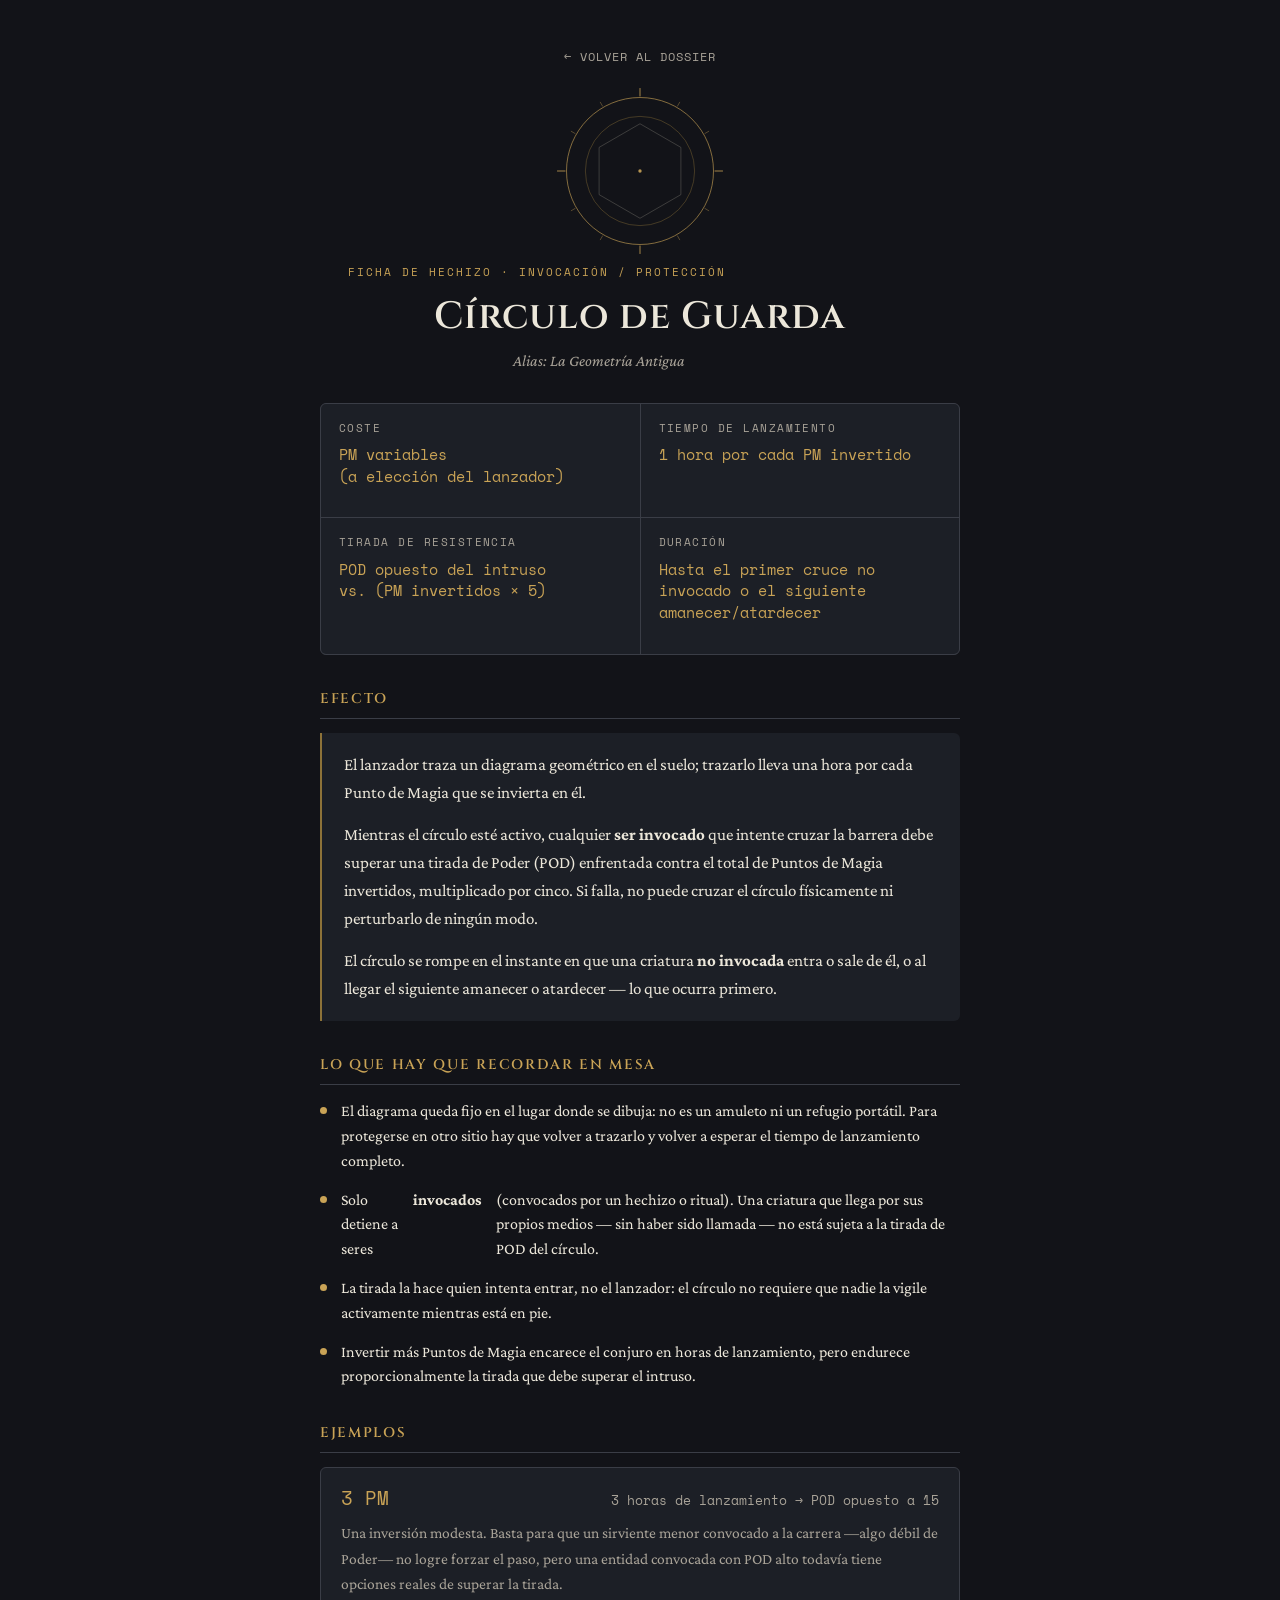
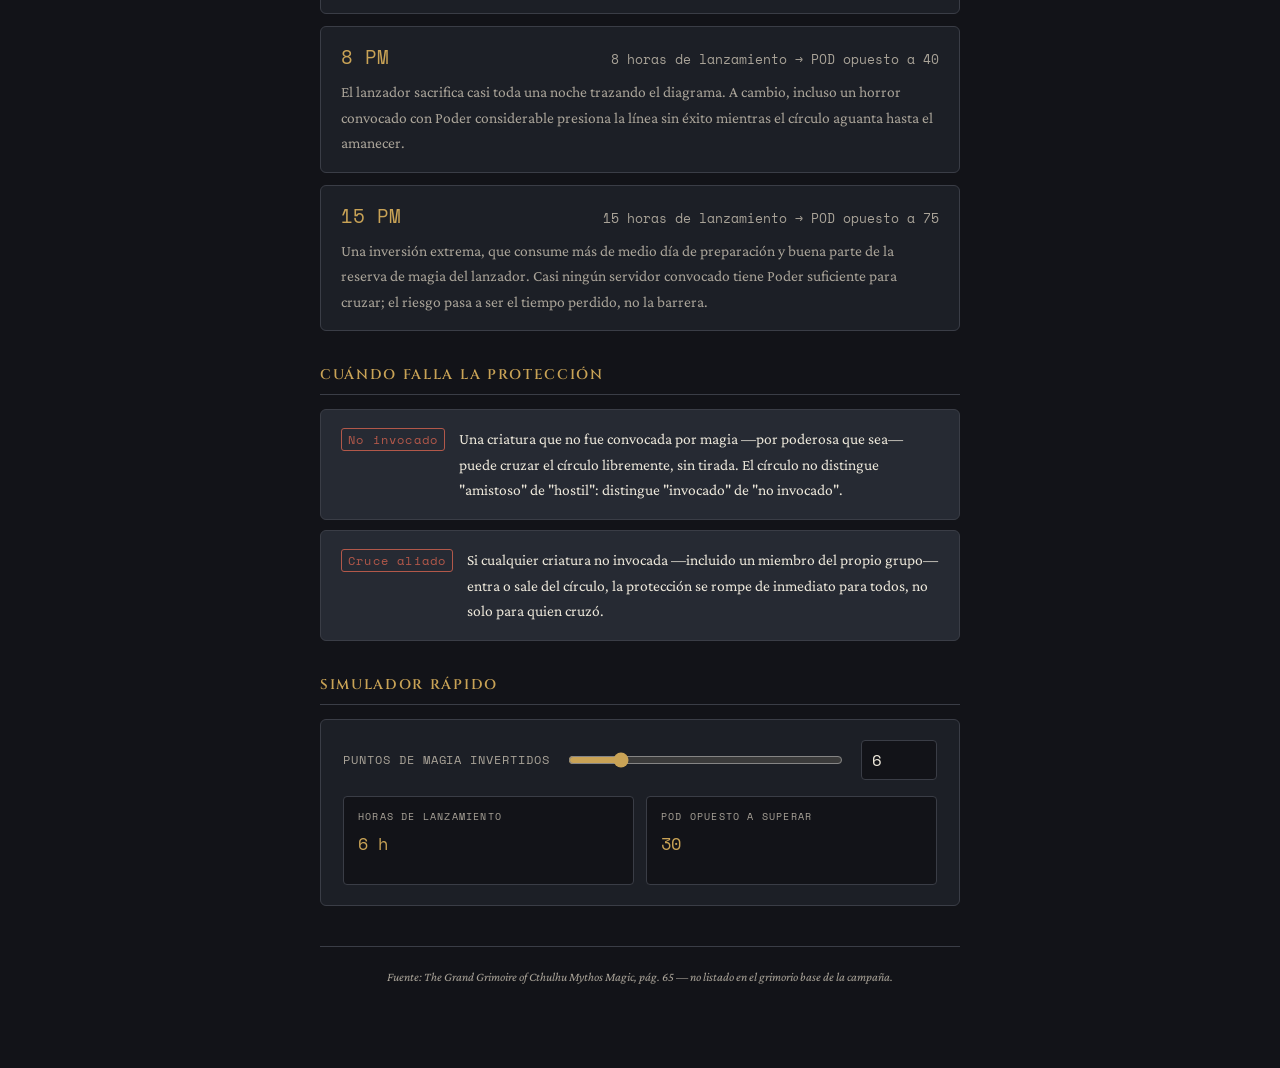
<file: hechizos/circulo_de_guarda.html>
<!DOCTYPE html>
<html lang="es">
<head>
<meta charset="UTF-8">
<meta name="viewport" content="width=device-width, initial-scale=1.0">
<title>Círculo de Guarda — Ficha de Hechizo</title>
<link rel="preconnect" href="https://fonts.googleapis.com">
<link rel="preconnect" href="https://fonts.gstatic.com" crossorigin>
<link rel="stylesheet" href="https://fonts.googleapis.com/css2?family=Cinzel:wght@500;600&family=Crimson+Pro:ital,wght@0,400;0,500;0,600;1,400&family=Space+Mono:wght@400;700&display=swap">
<style>
  :root{
    --ink:#121318;
    --slate:#1c1f26;
    --slate-2:#262a33;
    --line:#3a3d46;
    --chalk:#ece7da;
    --chalk-dim:#a9a398;
    --brass:#c9a356;
    --brass-soft:#8d7238;
    --warn:#b2584a;
  }

  *{box-sizing:border-box;}

  html,body{
    background:var(--ink);
    margin:0;
  }

  body{
    color:var(--chalk);
    font-family:'Crimson Pro', Georgia, 'Times New Roman', serif;
    display:flex;
    justify-content:center;
    padding:48px 20px 80px;
  }

  .back-link{
    display:block;
    text-align:center;
    font-family:'Space Mono', monospace;
    font-size:12px;
    letter-spacing:.08em;
    text-transform:uppercase;
    color:var(--chalk-dim);
    text-decoration:none;
    margin-bottom:22px;
  }

  .back-link:hover{ color:var(--brass); }

  .card{
    width:100%;
    max-width:640px;
  }

  .emblem-wrap{
    display:flex;
    justify-content:center;
    margin-bottom:8px;
  }

  svg#diagram{
    width:168px;
    height:168px;
    overflow:visible;
  }

  .ring-outer{ fill:none; stroke:var(--brass); stroke-width:1.4; opacity:.85; }
  .ring-inner{ fill:none; stroke:var(--brass-soft); stroke-width:1; opacity:.8; }
  .hex{ fill:none; stroke:var(--chalk-dim); stroke-width:1; opacity:.55; }
  .tick{ stroke:var(--brass); stroke-width:1.2; opacity:.6; }
  .tick-major{ stroke:var(--brass); stroke-width:1.6; opacity:.95; }
  .core{ fill:var(--brass); opacity:.9; }

  header{
    text-align:center;
    margin-bottom:6px;
  }

  .eyebrow{
    font-family:'Space Mono', monospace;
    font-size:11px;
    letter-spacing:.18em;
    text-transform:uppercase;
    color:var(--brass);
    margin:0 0 10px;
  }

  h1{
    font-family:'Cinzel', Georgia, serif;
    font-weight:600;
    font-size:clamp(28px, 6vw, 38px);
    letter-spacing:.02em;
    margin:0 0 6px;
    text-wrap:balance;
    color:var(--chalk);
  }

  .alias{
    font-style:italic;
    color:var(--chalk-dim);
    font-size:16px;
    margin:0 0 28px;
  }

  .stats{
    display:grid;
    grid-template-columns:repeat(2, 1fr);
    gap:1px;
    background:var(--line);
    border:1px solid var(--line);
    border-radius:6px;
    overflow:hidden;
    margin-bottom:34px;
  }

  .stat{
    background:var(--slate);
    padding:16px 18px;
  }

  .stat-label{
    font-family:'Space Mono', monospace;
    font-size:10.5px;
    letter-spacing:.14em;
    text-transform:uppercase;
    color:var(--chalk-dim);
    margin:0 0 7px;
  }

  .stat-value{
    font-family:'Space Mono', monospace;
    font-size:15px;
    color:var(--brass);
    line-height:1.45;
    font-variant-numeric:tabular-nums;
  }

  section{ margin-bottom:34px; }

  h2{
    font-family:'Cinzel', Georgia, serif;
    font-weight:600;
    font-size:14px;
    letter-spacing:.12em;
    text-transform:uppercase;
    color:var(--brass);
    margin:0 0 14px;
    padding-bottom:10px;
    border-bottom:1px solid var(--line);
  }

  p{
    font-size:17px;
    line-height:1.65;
    color:var(--chalk);
    margin:0 0 14px;
    max-width:62ch;
  }

  .rules-text{
    background:var(--slate);
    border-left:2px solid var(--brass-soft);
    padding:18px 22px;
    border-radius:0 6px 6px 0;
  }

  .rules-text p:last-child{ margin-bottom:0; }

  ul.mech{
    list-style:none;
    margin:0;
    padding:0;
    display:flex;
    flex-direction:column;
    gap:14px;
  }

  ul.mech li{
    display:flex;
    gap:14px;
    font-size:16px;
    line-height:1.55;
  }

  ul.mech li::before{
    content:'';
    flex:0 0 7px;
    width:7px;
    height:7px;
    margin-top:8px;
    background:var(--brass);
    border-radius:50%;
  }

  .examples{
    display:flex;
    flex-direction:column;
    gap:12px;
  }

  .example{
    background:var(--slate);
    border:1px solid var(--line);
    border-radius:6px;
    padding:16px 20px;
  }

  .example-head{
    display:flex;
    align-items:baseline;
    justify-content:space-between;
    gap:12px;
    margin-bottom:8px;
  }

  .example-head .pm{
    font-family:'Space Mono', monospace;
    font-size:19px;
    color:var(--brass);
    font-variant-numeric:tabular-nums;
  }

  .example-head .arrow{
    font-family:'Space Mono', monospace;
    font-size:13px;
    color:var(--chalk-dim);
    font-variant-numeric:tabular-nums;
    text-align:right;
  }

  .example p{
    font-size:15.5px;
    margin:0;
    color:var(--chalk-dim);
    max-width:none;
  }

  .callout{
    background:var(--slate-2);
    border:1px solid var(--line);
    border-radius:6px;
    padding:16px 20px;
    display:flex;
    gap:14px;
    align-items:flex-start;
  }

  .callout + .callout{ margin-top:10px; }

  .callout .mark{
    font-family:'Space Mono', monospace;
    font-size:12px;
    letter-spacing:.1em;
    color:var(--warn);
    border:1px solid var(--warn);
    border-radius:3px;
    padding:2px 6px;
    flex:0 0 auto;
    margin-top:2px;
    white-space:nowrap;
  }

  .callout p{ margin:0; font-size:15.5px; color:var(--chalk); }

  .calc{
    background:var(--slate);
    border:1px solid var(--line);
    border-radius:6px;
    padding:20px 22px;
  }

  .calc-row{
    display:flex;
    align-items:center;
    gap:16px;
    flex-wrap:wrap;
  }

  .calc label{
    font-family:'Space Mono', monospace;
    font-size:12px;
    letter-spacing:.08em;
    text-transform:uppercase;
    color:var(--chalk-dim);
  }

  .calc input[type="number"]{
    width:76px;
    background:var(--ink);
    border:1px solid var(--line);
    color:var(--chalk);
    font-family:'Space Mono', monospace;
    font-size:16px;
    padding:7px 10px;
    border-radius:4px;
  }

  .calc input[type="number"]:focus-visible{
    outline:2px solid var(--brass);
    outline-offset:1px;
  }

  .calc input[type="range"]{
    flex:1 1 140px;
    accent-color:var(--brass);
  }

  .calc input[type="range"]:focus-visible{
    outline:2px solid var(--brass);
    outline-offset:3px;
  }

  .calc-out{
    margin-top:16px;
    display:grid;
    grid-template-columns:repeat(2, 1fr);
    gap:12px;
  }

  .calc-out div{
    background:var(--ink);
    border:1px solid var(--line);
    border-radius:4px;
    padding:12px 14px;
  }

  .calc-out .k{
    font-family:'Space Mono', monospace;
    font-size:10px;
    letter-spacing:.12em;
    text-transform:uppercase;
    color:var(--chalk-dim);
    margin:0 0 5px;
  }

  .calc-out .v{
    font-family:'Space Mono', monospace;
    font-size:17px;
    color:var(--brass);
    font-variant-numeric:tabular-nums;
  }

  footer{
    text-align:center;
    margin-top:40px;
    padding-top:20px;
    border-top:1px solid var(--line);
  }

  footer p{
    margin:0;
    font-size:12.5px;
    color:var(--chalk-dim);
    max-width:none;
    font-style:italic;
  }

  @media (prefers-reduced-motion: no-preference){
    .example, .callout{ transition:border-color .15s ease; }
    .example:hover, .callout:hover{ border-color:var(--brass-soft); }
  }
</style>
</head>
<body>

<div class="card">

  <a class="back-link" href="../index.html">← Volver al Dossier</a>

  <div class="emblem-wrap">
    <svg id="diagram" viewBox="0 0 320 320" aria-hidden="true">
      <circle class="ring-outer" cx="160" cy="160" r="140"></circle>
      <circle class="ring-inner" cx="160" cy="160" r="104"></circle>
      <polygon class="hex" points="160,70 237.9,115 237.9,205 160,250 82.1,205 82.1,115"></polygon>
      <circle class="core" cx="160" cy="160" r="3.2"></circle>
      <g id="dial"></g>
    </svg>
  </div>

  <header>
    <p class="eyebrow">Ficha de hechizo · Invocación / Protección</p>
    <h1>Círculo de Guarda</h1>
    <p class="alias">Alias: <em>La Geometría Antigua</em></p>
  </header>

  <div class="stats">
    <div class="stat">
      <p class="stat-label">Coste</p>
      <p class="stat-value">PM variables<br>(a elección del lanzador)</p>
    </div>
    <div class="stat">
      <p class="stat-label">Tiempo de lanzamiento</p>
      <p class="stat-value">1 hora por cada PM invertido</p>
    </div>
    <div class="stat">
      <p class="stat-label">Tirada de resistencia</p>
      <p class="stat-value">POD opuesto del intruso<br>vs. (PM invertidos × 5)</p>
    </div>
    <div class="stat">
      <p class="stat-label">Duración</p>
      <p class="stat-value">Hasta el primer cruce no invocado o el siguiente amanecer/atardecer</p>
    </div>
  </div>

  <section>
    <h2>Efecto</h2>
    <div class="rules-text">
      <p>El lanzador traza un diagrama geométrico en el suelo; trazarlo lleva una hora por cada Punto de Magia que se invierta en él.</p>
      <p>Mientras el círculo esté activo, cualquier <strong>ser invocado</strong> que intente cruzar la barrera debe superar una tirada de Poder (POD) enfrentada contra el total de Puntos de Magia invertidos, multiplicado por cinco. Si falla, no puede cruzar el círculo físicamente ni perturbarlo de ningún modo.</p>
      <p>El círculo se rompe en el instante en que una criatura <strong>no invocada</strong> entra o sale de él, o al llegar el siguiente amanecer o atardecer — lo que ocurra primero.</p>
    </div>
  </section>

  <section>
    <h2>Lo que hay que recordar en mesa</h2>
    <ul class="mech">
      <li>El diagrama queda fijo en el lugar donde se dibuja: no es un amuleto ni un refugio portátil. Para protegerse en otro sitio hay que volver a trazarlo y volver a esperar el tiempo de lanzamiento completo.</li>
      <li>Solo detiene a seres <strong>invocados</strong> (convocados por un hechizo o ritual). Una criatura que llega por sus propios medios — sin haber sido llamada — no está sujeta a la tirada de POD del círculo.</li>
      <li>La tirada la hace quien intenta entrar, no el lanzador: el círculo no requiere que nadie la vigile activamente mientras está en pie.</li>
      <li>Invertir más Puntos de Magia encarece el conjuro en horas de lanzamiento, pero endurece proporcionalmente la tirada que debe superar el intruso.</li>
    </ul>
  </section>

  <section>
    <h2>Ejemplos</h2>
    <div class="examples">
      <div class="example">
        <div class="example-head">
          <span class="pm">3 PM</span>
          <span class="arrow">3 horas de lanzamiento → POD opuesto a 15</span>
        </div>
        <p>Una inversión modesta. Basta para que un sirviente menor convocado a la carrera —algo débil de Poder— no logre forzar el paso, pero una entidad convocada con POD alto todavía tiene opciones reales de superar la tirada.</p>
      </div>
      <div class="example">
        <div class="example-head">
          <span class="pm">8 PM</span>
          <span class="arrow">8 horas de lanzamiento → POD opuesto a 40</span>
        </div>
        <p>El lanzador sacrifica casi toda una noche trazando el diagrama. A cambio, incluso un horror convocado con Poder considerable presiona la línea sin éxito mientras el círculo aguanta hasta el amanecer.</p>
      </div>
      <div class="example">
        <div class="example-head">
          <span class="pm">15 PM</span>
          <span class="arrow">15 horas de lanzamiento → POD opuesto a 75</span>
        </div>
        <p>Una inversión extrema, que consume más de medio día de preparación y buena parte de la reserva de magia del lanzador. Casi ningún servidor convocado tiene Poder suficiente para cruzar; el riesgo pasa a ser el tiempo perdido, no la barrera.</p>
      </div>
    </div>
  </section>

  <section>
    <h2>Cuándo falla la protección</h2>
    <div class="callout">
      <span class="mark">No invocado</span>
      <p>Una criatura que no fue convocada por magia —por poderosa que sea— puede cruzar el círculo libremente, sin tirada. El círculo no distingue "amistoso" de "hostil": distingue "invocado" de "no invocado".</p>
    </div>
    <div class="callout">
      <span class="mark">Cruce aliado</span>
      <p>Si cualquier criatura no invocada —incluido un miembro del propio grupo— entra o sale del círculo, la protección se rompe de inmediato para todos, no solo para quien cruzó.</p>
    </div>
  </section>

  <section>
    <h2>Simulador rápido</h2>
    <div class="calc">
      <div class="calc-row">
        <label for="pmRange">Puntos de Magia invertidos</label>
        <input type="range" id="pmRange" min="1" max="30" value="6">
        <input type="number" id="pmNum" min="1" max="60" value="6" aria-label="Puntos de Magia invertidos, valor exacto">
      </div>
      <div class="calc-out">
        <div>
          <p class="k">Horas de lanzamiento</p>
          <p class="v" id="outHoras">6 h</p>
        </div>
        <div>
          <p class="k">POD opuesto a superar</p>
          <p class="v" id="outPod">30</p>
        </div>
      </div>
    </div>
  </section>

  <footer>
    <p>Fuente: <em>The Grand Grimoire of Cthulhu Mythos Magic</em>, pág. 65 — no listado en el grimorio base de la campaña.</p>
  </footer>

</div>

<script>
  (function(){
    var dial = document.getElementById('dial');
    var cx = 160, cy = 160;
    for (var i = 0; i < 12; i++){
      var angle = (i * 30) * Math.PI / 180;
      var isMajor = i % 3 === 0;
      var r1 = 142;
      var r2 = isMajor ? 158 : 152;
      var x1 = cx + r1 * Math.sin(angle);
      var y1 = cy - r1 * Math.cos(angle);
      var x2 = cx + r2 * Math.sin(angle);
      var y2 = cy - r2 * Math.cos(angle);
      var line = document.createElementNS('http://www.w3.org/2000/svg', 'line');
      line.setAttribute('x1', x1.toFixed(1));
      line.setAttribute('y1', y1.toFixed(1));
      line.setAttribute('x2', x2.toFixed(1));
      line.setAttribute('y2', y2.toFixed(1));
      line.setAttribute('class', isMajor ? 'tick-major' : 'tick');
      dial.appendChild(line);
    }
  })();

  (function(){
    var range = document.getElementById('pmRange');
    var num = document.getElementById('pmNum');
    var outHoras = document.getElementById('outHoras');
    var outPod = document.getElementById('outPod');

    function update(pm){
      pm = Math.max(1, Math.min(60, pm));
      outHoras.textContent = pm + ' h';
      outPod.textContent = String(pm * 5);
    }

    range.addEventListener('input', function(){
      num.value = range.value;
      update(Number(range.value));
    });

    num.addEventListener('input', function(){
      var v = Number(num.value) || 1;
      if (v <= Number(range.max)) range.value = v;
      update(v);
    });

    update(Number(range.value));
  })();
</script>

</body>
</html>
</file>
